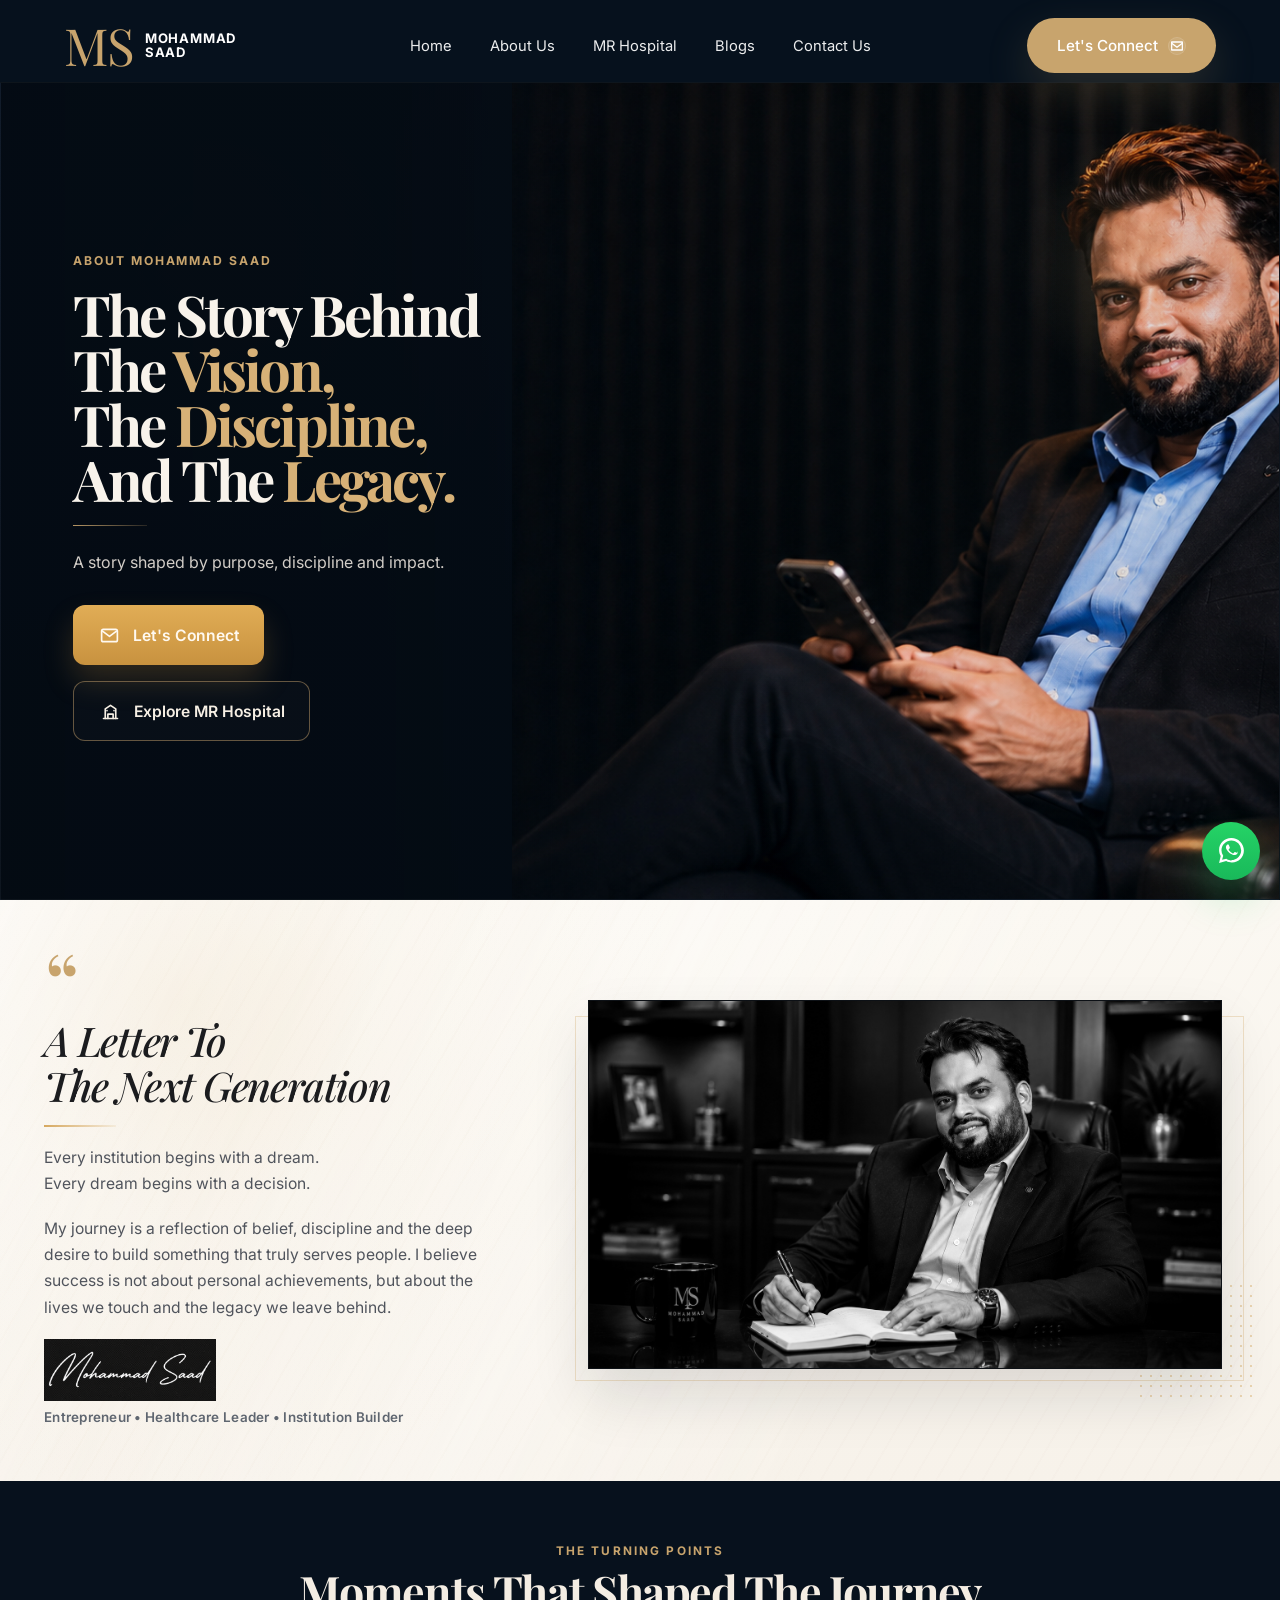
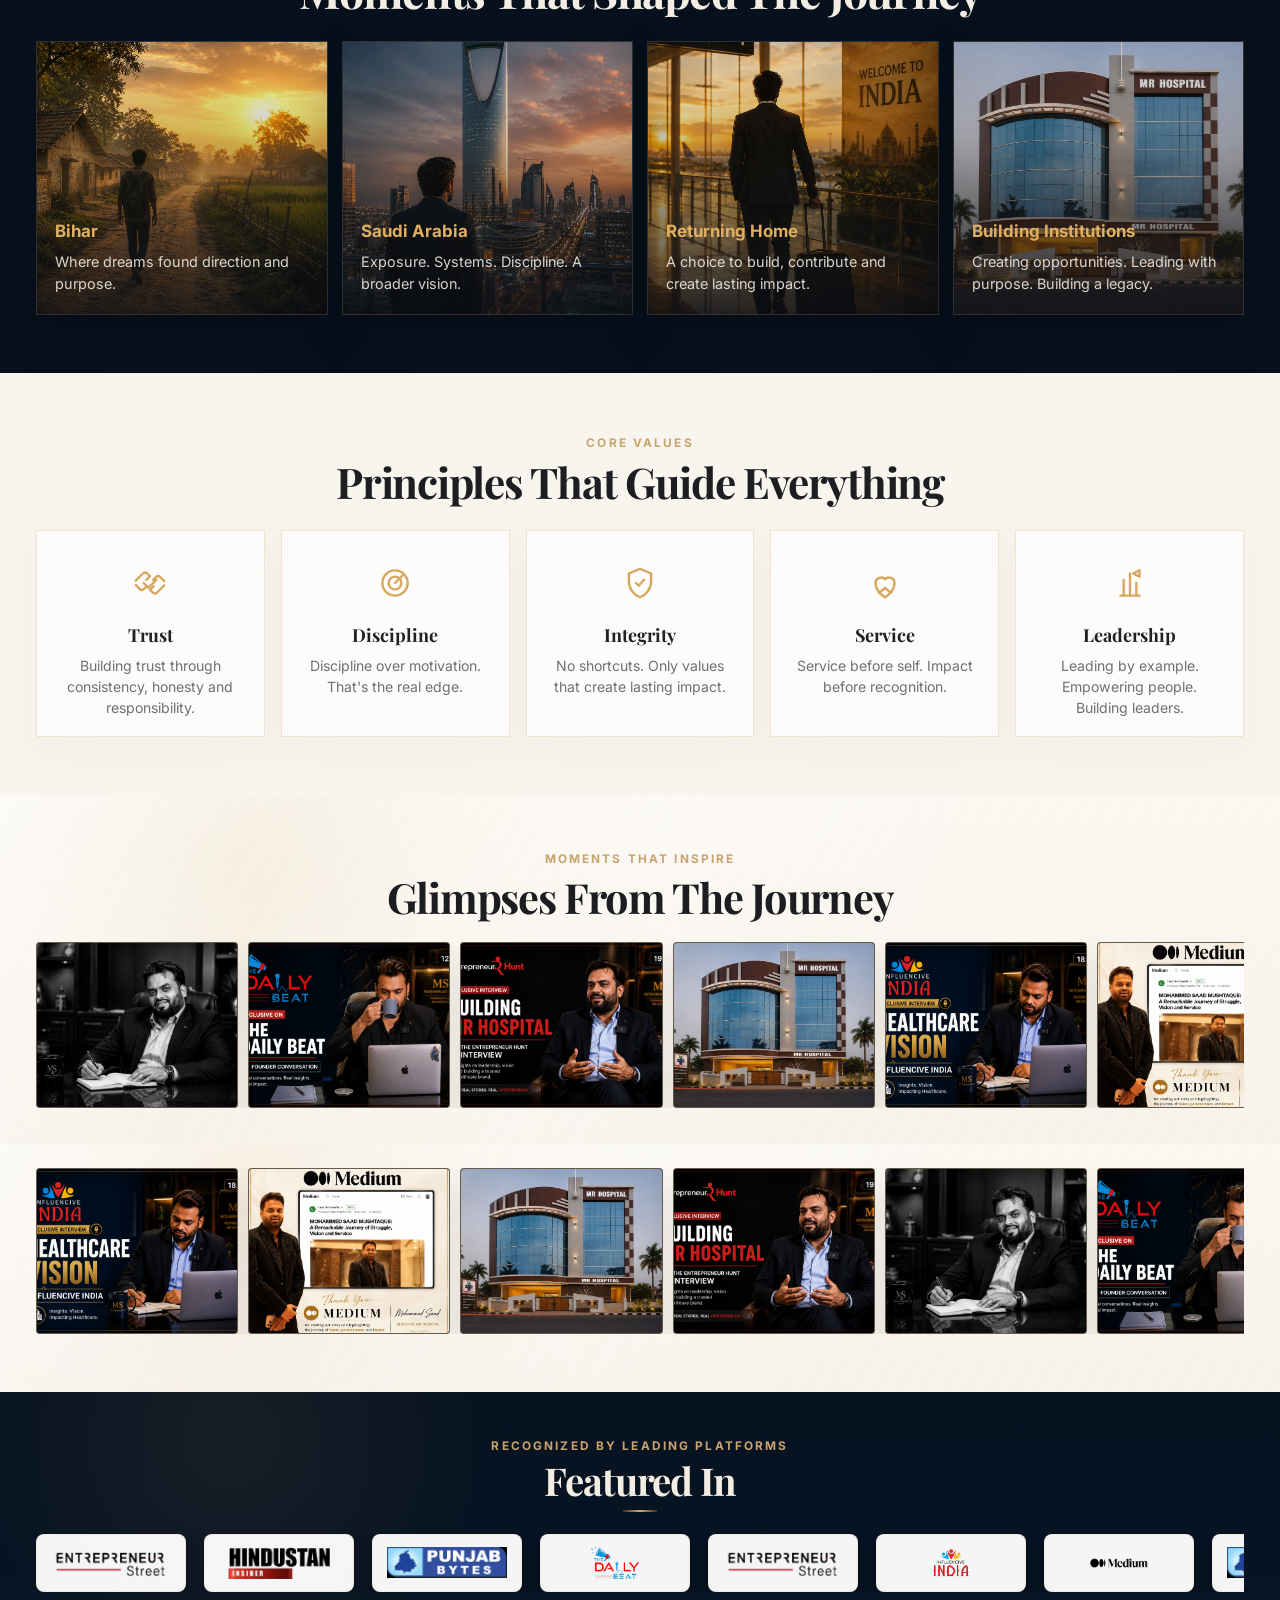
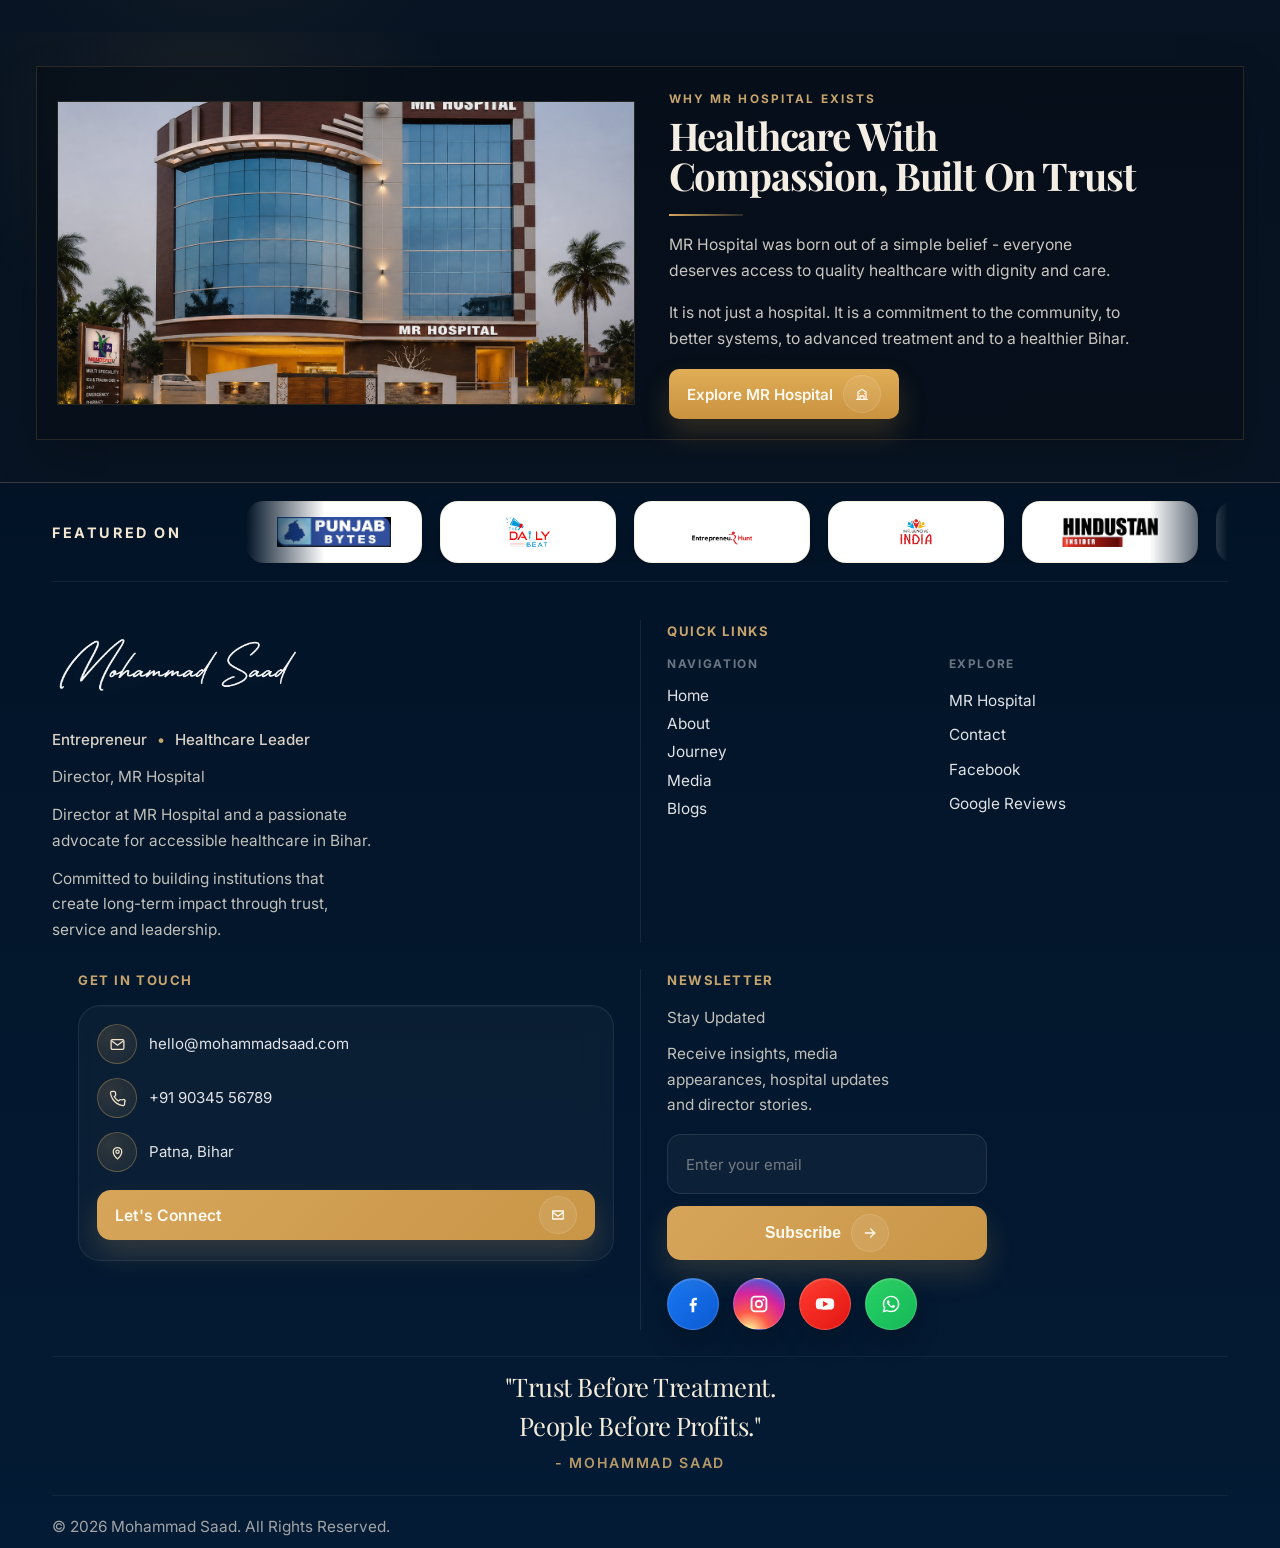
<file: about-us.html>
<!DOCTYPE html>
<html lang="en">
<head>
  <meta charset="UTF-8">
  <meta name="viewport" content="width=device-width, initial-scale=1.0">
  <title>About Mohammad Saad | Healthcare Leader Bihar | MR Hospital Patna</title>
  <meta name="description" content="Learn about Mohammad Saad, entrepreneur and healthcare leader in Bihar, from Bihar roots to Saudi Arabia, entrepreneurship, and the founding vision behind MR Hospital Patna.">
  <meta name="keywords" content="Mohammad Saad, Mohammad Saad MR Hospital, healthcare leader Bihar, entrepreneur Mohammad Saad, MR Hospital Patna director">
  <meta name="author" content="Mohammad Saad">
  <meta name="publisher" content="Mohammad Saad">
  <meta name="theme-color" content="#07111d">
  <meta name="robots" content="index, follow">
  <link rel="canonical" href="https://mohammadsaad-theta.vercel.app/about-us.html">
  <meta property="og:title" content="About Mohammad Saad | Healthcare Leader Bihar | MR Hospital Patna">
  <meta property="og:description" content="Explore Mohammad Saad's story, mission, leadership philosophy, and the institution-building journey behind MR Hospital Patna.">
  <meta property="og:type" content="website">
  <meta property="og:site_name" content="Mohammad Saad">
  <meta property="og:image" content="https://mohammadsaad-theta.vercel.app/images/mohammad-saad-real-fixed.jpg">
  <meta property="og:image:alt" content="Portrait of Mohammad Saad for the About page">
  <meta property="og:locale" content="en_IN">
  <meta property="og:url" content="https://mohammadsaad-theta.vercel.app/about-us.html">
  <meta name="twitter:card" content="summary_large_image">
  <meta name="twitter:title" content="About Mohammad Saad | Healthcare Leader Bihar | MR Hospital Patna">
  <meta name="twitter:description" content="Explore Mohammad Saad's story, mission, leadership philosophy, and the institution-building journey behind MR Hospital Patna.">
  <meta name="twitter:image" content="https://mohammadsaad-theta.vercel.app/images/mohammad-saad-real-fixed.jpg">
  <meta name="twitter:image:alt" content="Portrait of Mohammad Saad for the About page">
  <link rel="icon" type="image/svg+xml" href="favicon.svg">
  <link rel="preconnect" href="https://fonts.googleapis.com">
  <link rel="preconnect" href="https://fonts.gstatic.com" crossorigin>
  <link href="https://fonts.googleapis.com/css2?family=Inter:wght@300;400;500;600&family=Playfair+Display:wght@500;600;700&display=swap" rel="stylesheet">
  <link rel="stylesheet" href="inner-pages.css">
  <script type="application/ld+json">
    {
      "@context": "https://schema.org",
      "@graph": [
        {
          "@type": "Person",
          "name": "Mohammad Saad",
          "jobTitle": "Entrepreneur and Healthcare Leader",
          "description": "Mohammad Saad is an entrepreneur and healthcare leader based in Bihar, known for institution building and the vision behind MR Hospital Patna.",
          "url": "https://mohammadsaad-theta.vercel.app/about-us.html",
          "worksFor": {
            "@type": "Hospital",
            "name": "MR Hospital"
          }
        },
        {
          "@type": "AboutPage",
          "name": "About Mohammad Saad",
          "url": "https://mohammadsaad-theta.vercel.app/about-us.html",
          "description": "About page covering Mohammad Saad's journey, healthcare leadership, values, institutional vision and public impact in Bihar."
        }
      ]
    }
  </script>
</head>
<body>
  <header id="navbar">
    <div class="nav-shell">
      <a href="index.html" class="logo">
        <div class="logo-icon">MS</div>
        <div class="logo-text">
          <span>MOHAMMAD</span>
          <span>SAAD</span>
        </div>
      </a>

      <nav class="nav-links">
        <a href="index.html">Home</a>
        <a href="about-us.html">About Us</a>
        <a href="mr-hospital.html">MR Hospital</a>
        <a href="blogs.html">Blogs</a>
        <a href="contact-us.html">Contact Us</a>
      </nav>

      <a href="contact-us.html" class="cta-btn">
        Let's Connect
        <span class="btn-icon-svg" aria-hidden="true">
          <svg viewBox="0 0 24 24"><path d="M4 6h16v12H4z"></path><path d="m4 8 8 6 8-6"></path></svg>
        </span>
      </a>

      <button type="button" class="nav-toggle" id="navToggle" aria-label="Open navigation menu" aria-expanded="false" aria-controls="mobileNavPanel">
        <span class="nav-toggle-line"></span>
        <span class="nav-toggle-line"></span>
        <span class="nav-toggle-line"></span>
      </button>

      <div class="mobile-nav-panel" id="mobileNavPanel">
        <nav class="mobile-nav-links" aria-label="Mobile navigation">
          <a href="index.html">Home</a>
          <a href="about-us.html">About Us</a>
          <a href="mr-hospital.html">MR Hospital</a>
          <a href="blogs.html">Blogs</a>
          <a href="contact-us.html">Contact Us</a>
        </nav>

        <a href="contact-us.html" class="cta-btn mobile-nav-cta">
          Let's Connect
          <span class="btn-icon-svg" aria-hidden="true">
            <svg viewBox="0 0 24 24"><path d="M4 6h16v12H4z"></path><path d="m4 8 8 6 8-6"></path></svg>
          </span>
        </a>

        <div class="mobile-nav-socials" aria-label="Social links">
          <a href="https://www.instagram.com/mohammedsaadmushtaque/?hl=hi" target="_blank" rel="noopener noreferrer" class="mobile-nav-social" aria-label="Instagram">
            <svg viewBox="0 0 24 24"><path d="M7 2h10a5 5 0 0 1 5 5v10a5 5 0 0 1-5 5H7a5 5 0 0 1-5-5V7a5 5 0 0 1 5-5Zm0 2.2A2.8 2.8 0 0 0 4.2 7v10A2.8 2.8 0 0 0 7 19.8h10a2.8 2.8 0 0 0 2.8-2.8V7A2.8 2.8 0 0 0 17 4.2H7Zm10.4 1.6a1.2 1.2 0 1 1 0 2.4 1.2 1.2 0 0 1 0-2.4ZM12 7a5 5 0 1 1 0 10 5 5 0 0 1 0-10Zm0 2.2A2.8 2.8 0 1 0 12 14.8 2.8 2.8 0 0 0 12 9.2Z"></path></svg>
          </a>
          <a href="https://www.facebook.com/mohammedsaad.mushtaque/photos" target="_blank" rel="noopener noreferrer" class="mobile-nav-social" aria-label="Facebook">
            <svg viewBox="0 0 24 24"><path d="M13.5 22v-8h2.7l.4-3.1h-3.1V8.9c0-.9.2-1.5 1.5-1.5h1.7V4.6c-.3 0-1.3-.1-2.4-.1-2.4 0-4 1.5-4 4.2v2.3H8V14h2.3v8h3.2Z"></path></svg>
          </a>
          <a href="https://wa.me/917033582072" target="_blank" rel="noopener noreferrer" class="mobile-nav-social" aria-label="WhatsApp">
            <svg viewBox="0 0 24 24"><path d="M12.04 2C6.55 2 2.09 6.45 2.09 11.94c0 1.76.46 3.48 1.33 5l-1.42 5.18 5.31-1.39a9.9 9.9 0 0 0 4.73 1.2h.01c5.49 0 9.95-4.46 9.95-9.95A9.9 9.9 0 0 0 12.04 2Zm0 18.2a8.2 8.2 0 0 1-4.18-1.15l-.3-.17-3.15.83.84-3.07-.2-.31a8.18 8.18 0 0 1-1.26-4.39 8.26 8.26 0 1 1 8.25 8.26Zm4.53-6.18c-.25-.13-1.48-.73-1.71-.81-.23-.08-.39-.13-.56.13-.17.25-.64.81-.79.97-.15.17-.29.19-.54.06-.25-.12-1.03-.38-1.96-1.23-.72-.64-1.21-1.43-1.35-1.68-.14-.25-.01-.38.11-.5.11-.11.25-.29.37-.43.13-.15.17-.25.25-.42.08-.17.04-.31-.02-.44-.06-.13-.56-1.35-.76-1.85-.2-.48-.4-.41-.56-.42h-.47a.9.9 0 0 0-.64.29c-.22.25-.85.83-.85 2.03s.87 2.36.99 2.52c.13.17 1.7 2.59 4.11 3.63.57.25 1.01.4 1.36.51.57.18 1.08.15 1.49.09.46-.07 1.48-.61 1.69-1.2.21-.58.21-1.08.15-1.19-.07-.11-.23-.17-.48-.29Z"></path></svg>
          </a>
          <a href="https://youtu.be/l47Slc5p5Ic?si=eqpcfg0H_92l4YL1" target="_blank" rel="noopener noreferrer" class="mobile-nav-social" aria-label="YouTube">
            <svg viewBox="0 0 24 24"><path d="M23 12.1s0-3-0.4-4.3a3 3 0 0 0-2.1-2.1C19.2 5.2 12 5.2 12 5.2s-7.2 0-8.5.5A3 3 0 0 0 1.4 7.8C1 9.1 1 12 1 12s0 3 .4 4.3a3 3 0 0 0 2.1 2.1c1.3.5 8.5.5 8.5.5s7.2 0 8.5-.5a3 3 0 0 0 2.1-2.1c.4-1.3.4-4.2.4-4.2ZM9.7 15.7V8.3l6.2 3.7-6.2 3.7Z"></path></svg>
          </a>
        </div>
      </div>
    </div>
  </header>

  <main>
    <section class="contact-hero-premium">
      <div class="contact-hero-shell">
        <div class="contact-hero-card">
          <div class="contact-hero-copy about-hero-copy">
            <span class="eyebrow">About Mohammad Saad</span>
            <h1 class="contact-hero-title">
              <span>The Story Behind</span>
              <span>The <span class="accent-text">Vision,</span></span>
              <span>The <span class="accent-text">Discipline,</span></span>
              <span>And The <span class="accent-text">Legacy.</span></span>
            </h1>
            <div class="hero-divider" aria-hidden="true"></div>
            <p class="contact-hero-description">A story shaped by purpose, discipline and impact.</p>
            <div class="contact-hero-actions">
              <a href="contact-us.html" class="contact-hero-btn contact-hero-btn-primary">
                <span class="contact-hero-btn-icon" aria-hidden="true">
                  <svg viewBox="0 0 24 24"><rect x="3" y="5" width="18" height="14" rx="2"></rect><path d="m4 7 8 6 8-6"></path></svg>
                </span>
                <span>Let's Connect</span>
              </a>
              <a href="mr-hospital.html" class="contact-hero-btn contact-hero-btn-secondary">
                <span class="contact-hero-btn-icon" aria-hidden="true">
                  <svg viewBox="0 0 24 24"><path d="M4 20h16"></path><path d="M6 20V9l6-4 6 4v11"></path><path d="M9 20v-5h6v5"></path><path d="M8 11h.01"></path><path d="M16 11h.01"></path></svg>
                </span>
                <span>Explore MR Hospital</span>
              </a>
            </div>
          </div>

          <div class="contact-hero-visual" aria-hidden="true">
            <img src="images/contact-hero-saad-premium.png" alt="Mohammad Saad seated portrait" class="contact-hero-image">
          </div>
        </div>
      </div>
    </section>

    <section class="about-letter-section">
      <div class="page-shell about-letter-shell">
        <div class="about-letter-copy">
          <div class="about-letter-quote-mark" aria-hidden="true">“</div>
          <h2 class="about-letter-title">A Letter To<br>The Next Generation</h2>
          <div class="about-letter-divider" aria-hidden="true"></div>
          <p class="about-letter-text">Every institution begins with a dream.<br>Every dream begins with a decision.</p>
          <p class="about-letter-text">My journey is a reflection of belief, discipline and the deep desire to build something that truly serves people. I believe success is not about personal achievements, but about the lives we touch and the legacy we leave behind.</p>
          <img src="images/footer-signature.png" alt="Mohammad Saad signature" class="about-letter-signature">
          <p class="about-letter-role">Entrepreneur • Healthcare Leader • Institution Builder</p>
        </div>

        <div class="about-letter-visual-wrap">
          <div class="about-letter-frame"></div>
          <div class="about-letter-dots about-letter-dots-bottom" aria-hidden="true"></div>
          <div class="about-letter-visual">
            <img src="images/about-letter-new.png" alt="Mohammad Saad writing at a desk" class="about-letter-image">
          </div>
        </div>
      </div>
    </section>

    <section class="section-dark">
      <div class="page-shell">
        <div class="turning-points-head">
          <span class="eyebrow">The Turning Points</span>
          <h2 class="section-title">Moments That Shaped The Journey</h2>
        </div>

        <div class="turning-points-grid">
          <article class="turning-point-card">
            <img src="images/journey-roots.png" alt="Bihar roots" class="turning-point-image">
            <div class="turning-point-overlay"></div>
            <div class="turning-point-copy">
              <h3>Bihar</h3>
              <p>Where dreams found direction and purpose.</p>
            </div>
          </article>

          <article class="turning-point-card">
            <img src="images/journey-learning.png" alt="Saudi Arabia skyline" class="turning-point-image">
            <div class="turning-point-overlay"></div>
            <div class="turning-point-copy">
              <h3>Saudi Arabia</h3>
              <p>Exposure. Systems. Discipline. A broader vision.</p>
            </div>
          </article>

          <article class="turning-point-card">
            <img src="images/journey-decision.png" alt="Returning home journey" class="turning-point-image">
            <div class="turning-point-overlay"></div>
            <div class="turning-point-copy">
              <h3>Returning Home</h3>
              <p>A choice to build, contribute and create lasting impact.</p>
            </div>
          </article>

          <article class="turning-point-card">
            <img src="images/mr-hospital-static-clean.png" alt="MR Hospital building" class="turning-point-image">
            <div class="turning-point-overlay"></div>
            <div class="turning-point-copy">
              <h3>Building Institutions</h3>
              <p>Creating opportunities. Leading with purpose. Building a legacy.</p>
            </div>
          </article>
        </div>
      </div>
    </section>

    <section class="section-light">
      <div class="page-shell">
        <div class="core-values-head">
          <span class="eyebrow">Core Values</span>
          <h2 class="section-title">Principles That Guide Everything</h2>
        </div>

        <div class="core-values-grid">
          <article class="core-value-card">
            <span class="core-value-icon" aria-hidden="true">
              <svg viewBox="0 0 24 24"><path d="m8 12 3 3 5-5"></path><path d="M3 10.5 7.5 6a2 2 0 0 1 2.8 0L12 7.7 9.7 10"></path><path d="m21 13.5-4.5 4.5a2 2 0 0 1-2.8 0L12 16.3l2.3-2.3"></path><path d="m14 10 1.7-1.7a2 2 0 0 1 2.8 0L21 10.8"></path><path d="m3 13.2 2.5 2.5a2 2 0 0 0 2.8 0L10 14"></path></svg>
            </span>
            <h3>Trust</h3>
            <p>Building trust through consistency, honesty and responsibility.</p>
          </article>

          <article class="core-value-card">
            <span class="core-value-icon" aria-hidden="true">
              <svg viewBox="0 0 24 24"><circle cx="12" cy="12" r="8"></circle><circle cx="12" cy="12" r="4"></circle><path d="M12 12 17 7"></path></svg>
            </span>
            <h3>Discipline</h3>
            <p>Discipline over motivation. That's the real edge.</p>
          </article>

          <article class="core-value-card">
            <span class="core-value-icon" aria-hidden="true">
              <svg viewBox="0 0 24 24"><path d="M12 3 5 6v5c0 5 3.4 8.7 7 10 3.6-1.3 7-5 7-10V6l-7-3Z"></path><path d="m9.5 12 1.7 1.7 3.3-3.7"></path></svg>
            </span>
            <h3>Integrity</h3>
            <p>No shortcuts. Only values that create lasting impact.</p>
          </article>

          <article class="core-value-card">
            <span class="core-value-icon" aria-hidden="true">
              <svg viewBox="0 0 24 24"><path d="M12 21s-6-3.6-6-9a3.5 3.5 0 0 1 6-2.4A3.5 3.5 0 0 1 18 12c0 5.4-6 9-6 9Z"></path><path d="M8 18c1.2-.4 2.4-1.3 4-2.9 1.6 1.6 2.8 2.5 4 2.9"></path></svg>
            </span>
            <h3>Service</h3>
            <p>Service before self. Impact before recognition.</p>
          </article>

          <article class="core-value-card">
            <span class="core-value-icon" aria-hidden="true">
              <svg viewBox="0 0 24 24"><path d="M8 20V10"></path><path d="M12 20V6"></path><path d="M16 20v-8"></path><path d="M6 20h12"></path><path d="m14 6 4-2v4l-4-2Z"></path></svg>
            </span>
            <h3>Leadership</h3>
            <p>Leading by example. Empowering people. Building leaders.</p>
          </article>
        </div>
      </div>
    </section>

    <section class="journey-glimpses-section">
      <div class="page-shell">
        <div class="journey-glimpses-head">
          <span class="eyebrow">Moments That Inspire</span>
          <h2 class="section-title">Glimpses From The Journey</h2>
        </div>

        <div class="journey-glimpses-viewport">
          <div class="journey-glimpses-track">
            <article class="journey-glimpse-card">
              <img src="images/about-letter-new.png" alt="Mohammad Saad writing at a desk" class="journey-glimpse-image">
            </article>
            <article class="journey-glimpse-card">
              <img src="images/media-daily-beat-feature.png" alt="Podcast style speaking moment" class="journey-glimpse-image">
            </article>
            <article class="journey-glimpse-card">
              <img src="images/media-entrepreneur-hunt-feature.png" alt="Professional handshake and event moment" class="journey-glimpse-image">
            </article>
            <article class="journey-glimpse-card">
              <img src="images/mr-hospital-static-clean.png" alt="MR Hospital team and building" class="journey-glimpse-image">
            </article>
            <article class="journey-glimpse-card">
              <img src="images/media-influencive-india-feature.png" alt="Interview conversation moment" class="journey-glimpse-image">
            </article>
            <article class="journey-glimpse-card">
              <img src="images/social-medium-poster.jpg" alt="Studio and proposal style feature image" class="journey-glimpse-image">
            </article>

            <article class="journey-glimpse-card" aria-hidden="true">
              <img src="images/about-letter-new.png" alt="" class="journey-glimpse-image">
            </article>
            <article class="journey-glimpse-card" aria-hidden="true">
              <img src="images/media-daily-beat-feature.png" alt="" class="journey-glimpse-image">
            </article>
            <article class="journey-glimpse-card" aria-hidden="true">
              <img src="images/media-entrepreneur-hunt-feature.png" alt="" class="journey-glimpse-image">
            </article>
            <article class="journey-glimpse-card" aria-hidden="true">
              <img src="images/mr-hospital-static-clean.png" alt="" class="journey-glimpse-image">
            </article>
            <article class="journey-glimpse-card" aria-hidden="true">
              <img src="images/media-influencive-india-feature.png" alt="" class="journey-glimpse-image">
            </article>
            <article class="journey-glimpse-card" aria-hidden="true">
              <img src="images/social-medium-poster.jpg" alt="" class="journey-glimpse-image">
            </article>
          </div>
        </div>
      </div>
    </section>

    <section class="journey-glimpses-section journey-glimpses-section-secondary">
      <div class="page-shell">
        <div class="journey-glimpses-viewport">
          <div class="journey-glimpses-track journey-glimpses-track-reverse">
            <article class="journey-glimpse-card">
              <img src="images/media-influencive-india-feature.png" alt="Interview conversation moment" class="journey-glimpse-image">
            </article>
            <article class="journey-glimpse-card">
              <img src="images/social-medium-poster.jpg" alt="Studio and proposal style feature image" class="journey-glimpse-image">
            </article>
            <article class="journey-glimpse-card">
              <img src="images/mr-hospital-static-clean.png" alt="MR Hospital team and building" class="journey-glimpse-image">
            </article>
            <article class="journey-glimpse-card">
              <img src="images/media-entrepreneur-hunt-feature.png" alt="Professional handshake and event moment" class="journey-glimpse-image">
            </article>
            <article class="journey-glimpse-card">
              <img src="images/about-letter-new.png" alt="Mohammad Saad writing at a desk" class="journey-glimpse-image">
            </article>
            <article class="journey-glimpse-card">
              <img src="images/media-daily-beat-feature.png" alt="Podcast style speaking moment" class="journey-glimpse-image">
            </article>

            <article class="journey-glimpse-card" aria-hidden="true">
              <img src="images/media-influencive-india-feature.png" alt="" class="journey-glimpse-image">
            </article>
            <article class="journey-glimpse-card" aria-hidden="true">
              <img src="images/social-medium-poster.jpg" alt="" class="journey-glimpse-image">
            </article>
            <article class="journey-glimpse-card" aria-hidden="true">
              <img src="images/mr-hospital-static-clean.png" alt="" class="journey-glimpse-image">
            </article>
            <article class="journey-glimpse-card" aria-hidden="true">
              <img src="images/media-entrepreneur-hunt-feature.png" alt="" class="journey-glimpse-image">
            </article>
            <article class="journey-glimpse-card" aria-hidden="true">
              <img src="images/about-letter-new.png" alt="" class="journey-glimpse-image">
            </article>
            <article class="journey-glimpse-card" aria-hidden="true">
              <img src="images/media-daily-beat-feature.png" alt="" class="journey-glimpse-image">
            </article>
          </div>
        </div>
      </div>
    </section>

    <section class="featured-platforms-section">
      <div class="page-shell">
        <div class="featured-platforms-head">
          <span class="eyebrow">Recognized By Leading Platforms</span>
          <h2 class="section-title">Featured In</h2>
          <div class="featured-platforms-divider" aria-hidden="true"></div>
        </div>

        <div class="featured-platforms-viewport">
          <div class="featured-platforms-track">
            <a href="https://entrepreneurhunt.com/mohammed-saad-mushtaques-inspiring-journey-from-humble-beginnings-to-healthcare-leadership" target="_blank" rel="noopener noreferrer" class="featured-platform-card" aria-label="Open Entrepreneur Hunt article">
              <img src="images/entrepreneur-logo-ff-3-removebg-preview.png" alt="Entrepreneur Hunt">
            </a>
            <a href="https://hindustaninsider.in/2026/06/09/mohammed-saad-mushtaque-a-remarkable-journey-of-struggle-vision-and-service/" target="_blank" rel="noopener noreferrer" class="featured-platform-card" aria-label="Open Hindustan Insider article">
              <img src="images/cropped-HI-1-removebg-preview.png" alt="Hindustan Insider">
            </a>
            <a href="https://english.punjabbytes.com/mohammed-saad-mushtaques-inspiring-journey-from-humble-beginnings-to-healthcare-leadership" target="_blank" rel="noopener noreferrer" class="featured-platform-card" aria-label="Open Punjab Bytes article">
              <img src="images/logo-punjab-bytes-removebg-preview.png" alt="Punjab Bytes">
            </a>
            <a href="https://thedailybeat.in/mohammed-saad-mushtaques-inspiring-journey-from-humble-beginnings-to-healthcare-leadership-7832" target="_blank" rel="noopener noreferrer" class="featured-platform-card" aria-label="Open The Daily Beat article">
              <img src="images/images__1_-removebg-preview.png" alt="The Daily Beat">
            </a>
            <a href="https://entrepreneurhunt.com/mohammed-saad-mushtaques-inspiring-journey-from-humble-beginnings-to-healthcare-leadership" target="_blank" rel="noopener noreferrer" class="featured-platform-card" aria-label="Open Entrepreneur Hunt article">
              <img src="images/entrepreneur-logo-ff-3-removebg-preview.png" alt="Entrepreneur Hunt">
            </a>
            <a href="https://influenciveindia.in/mohammed-saad-mushtaques-inspiring-journey-from-humble-beginnings-to-healthcare-leadership" target="_blank" rel="noopener noreferrer" class="featured-platform-card" aria-label="Open Influencive India article">
              <img src="images/images__2_-removebg-preview.png" alt="Influencive India">
            </a>
            <a href="https://medium.com/@usedtiresnearme/mohammed-saad-mushtaque-a-remarkable-journey-of-struggle-vision-and-service-b4f1472b79d1" target="_blank" rel="noopener noreferrer" class="featured-platform-card" aria-label="Open Medium article">
              <img src="images/images__3_-removebg-preview.png" alt="Medium">
            </a>
            <a href="https://english.punjabbytes.com/mohammed-saad-mushtaques-inspiring-journey-from-humble-beginnings-to-healthcare-leadership" target="_blank" rel="noopener noreferrer" class="featured-platform-card" aria-label="Open Punjab Bytes article">
              <img src="images/logo-punjab-bytes-removebg-preview.png" alt="Punjab Bytes">
            </a>

            <a href="https://entrepreneurhunt.com/mohammed-saad-mushtaques-inspiring-journey-from-humble-beginnings-to-healthcare-leadership" target="_blank" rel="noopener noreferrer" class="featured-platform-card" aria-label="Open Entrepreneur Hunt article" aria-hidden="true">
              <img src="images/entrepreneur-logo-ff-3-removebg-preview.png" alt="">
            </a>
            <a href="https://hindustaninsider.in/2026/06/09/mohammed-saad-mushtaque-a-remarkable-journey-of-struggle-vision-and-service/" target="_blank" rel="noopener noreferrer" class="featured-platform-card" aria-label="Open Hindustan Insider article" aria-hidden="true">
              <img src="images/cropped-HI-1-removebg-preview.png" alt="">
            </a>
            <a href="https://english.punjabbytes.com/mohammed-saad-mushtaques-inspiring-journey-from-humble-beginnings-to-healthcare-leadership" target="_blank" rel="noopener noreferrer" class="featured-platform-card" aria-label="Open Punjab Bytes article" aria-hidden="true">
              <img src="images/logo-punjab-bytes-removebg-preview.png" alt="">
            </a>
            <a href="https://thedailybeat.in/mohammed-saad-mushtaques-inspiring-journey-from-humble-beginnings-to-healthcare-leadership-7832" target="_blank" rel="noopener noreferrer" class="featured-platform-card" aria-label="Open The Daily Beat article" aria-hidden="true">
              <img src="images/images__1_-removebg-preview.png" alt="">
            </a>
            <a href="https://entrepreneurhunt.com/mohammed-saad-mushtaques-inspiring-journey-from-humble-beginnings-to-healthcare-leadership" target="_blank" rel="noopener noreferrer" class="featured-platform-card" aria-label="Open Entrepreneur Hunt article" aria-hidden="true">
              <img src="images/entrepreneur-logo-ff-3-removebg-preview.png" alt="">
            </a>
            <a href="https://influenciveindia.in/mohammed-saad-mushtaques-inspiring-journey-from-humble-beginnings-to-healthcare-leadership" target="_blank" rel="noopener noreferrer" class="featured-platform-card" aria-label="Open Influencive India article" aria-hidden="true">
              <img src="images/images__2_-removebg-preview.png" alt="">
            </a>
            <a href="https://medium.com/@usedtiresnearme/mohammed-saad-mushtaque-a-remarkable-journey-of-struggle-vision-and-service-b4f1472b79d1" target="_blank" rel="noopener noreferrer" class="featured-platform-card" aria-label="Open Medium article" aria-hidden="true">
              <img src="images/images__3_-removebg-preview.png" alt="">
            </a>
            <a href="https://english.punjabbytes.com/mohammed-saad-mushtaques-inspiring-journey-from-humble-beginnings-to-healthcare-leadership" target="_blank" rel="noopener noreferrer" class="featured-platform-card" aria-label="Open Punjab Bytes article" aria-hidden="true">
              <img src="images/logo-punjab-bytes-removebg-preview.png" alt="">
            </a>
          </div>
        </div>
      </div>
    </section>

    <section class="mrh-purpose-section">
      <div class="page-shell">
        <div class="mrh-purpose-card">
          <div class="mrh-purpose-visual">
            <img src="images/mr-hospital-static-clean.png" alt="MR Hospital exterior at night" class="mrh-purpose-image">
          </div>

          <div class="mrh-purpose-copy">
            <span class="eyebrow">Why MR Hospital Exists</span>
            <h2 class="section-title">Healthcare With Compassion, Built On Trust</h2>
            <div class="mrh-purpose-divider" aria-hidden="true"></div>
            <p class="section-copy light">MR Hospital was born out of a simple belief - everyone deserves access to quality healthcare with dignity and care.</p>
            <p class="section-copy light">It is not just a hospital. It is a commitment to the community, to better systems, to advanced treatment and to a healthier Bihar.</p>
            <a href="mr-hospital.html" class="mrh-purpose-cta">
              <span>Explore MR Hospital</span>
              <span class="btn-icon-svg" aria-hidden="true"><svg viewBox="0 0 24 24"><path d="M4 20h16"></path><path d="M6 20V9l6-4 6 4v11"></path><path d="M9 20v-5h6v5"></path><path d="M8 11h.01"></path><path d="M16 11h.01"></path></svg></span>
            </a>
          </div>
        </div>
      </div>
    </section>

  </main>

  <a href="https://wa.me/917033582072" class="whatsapp-float" aria-label="Chat on WhatsApp" target="_blank" rel="noopener noreferrer">
    <svg viewBox="0 0 24 24"><path d="M20.5 3.5A11.2 11.2 0 0 0 12.1.1C6 .1 1 5 1 11.1c0 2 .5 3.9 1.5 5.5L1 23l6.6-1.7c1.6.9 3.4 1.3 5.2 1.3h.1c6.1 0 11-4.9 11-11 0-2.9-1.1-5.6-3.4-8.1Zm-7.7 17.2c-1.7 0-3.4-.5-4.8-1.4l-.3-.2-3.9 1 1-3.8-.2-.3a9 9 0 0 1-1.4-4.7c0-5 4.1-9.1 9.1-9.1 2.4 0 4.7.9 6.4 2.7a9 9 0 0 1 2.7 6.4c0 5-4.1 9.1-9 9.1Zm5-6.8c-.3-.1-1.8-.9-2-.9-.3-.1-.4-.1-.6.1l-.9 1c-.2.2-.3.2-.6.1-1.5-.7-2.8-1.7-3.9-3.2-.2-.2 0-.4.1-.5l.7-.8c.1-.2.2-.3.3-.5.1-.2 0-.4 0-.5 0-.1-.6-1.6-.9-2.2-.2-.5-.5-.4-.6-.4h-.5c-.2 0-.5.1-.7.3-.2.3-.9.9-.9 2.1s.9 2.4 1 2.5c.1.2 1.8 2.9 4.4 4 .6.3 1.1.5 1.5.6.6.2 1.2.2 1.7.1.5-.1 1.8-.7 2-1.4.3-.7.3-1.3.2-1.4-.1-.2-.3-.2-.6-.4Z"></path></svg>
  </a>

  <section id="contact" class="page-section footer-section">
    <div class="section-shell">
      <div class="footer-recognition" aria-label="Featured publications">
        <span class="footer-recognition-title">Featured On</span>
        <div class="footer-recognition-marquee">
          <div class="footer-recognition-track">
            <a href="https://english.punjabbytes.com/mohammed-saad-mushtaques-inspiring-journey-from-humble-beginnings-to-healthcare-leadership" target="_blank" rel="noopener noreferrer" class="footer-recognition-chip" aria-label="Open Punjab Bytes article"><img src="images/logo-punjab-bytes-removebg-preview.png" alt="Punjab Bytes"></a>
            <a href="https://thedailybeat.in/mohammed-saad-mushtaques-inspiring-journey-from-humble-beginnings-to-healthcare-leadership-7832" target="_blank" rel="noopener noreferrer" class="footer-recognition-chip" aria-label="Open The Daily Beat article"><img src="images/images__1_-removebg-preview.png" alt="The Daily Beat"></a>
            <a href="https://entrepreneurhunt.com/mohammed-saad-mushtaques-inspiring-journey-from-humble-beginnings-to-healthcare-leadership" target="_blank" rel="noopener noreferrer" class="footer-recognition-chip" aria-label="Open Entrepreneur Hunt article"><img src="images/rs_w_388_h_194_cg_true_m-removebg-preview.png" alt="Entrepreneur Hunt"></a>
            <a href="https://influenciveindia.in/mohammed-saad-mushtaques-inspiring-journey-from-humble-beginnings-to-healthcare-leadership" target="_blank" rel="noopener noreferrer" class="footer-recognition-chip" aria-label="Open Influencive India article"><img src="images/images__2_-removebg-preview.png" alt="Influencive India"></a>
            <a href="https://hindustaninsider.in/2026/06/09/mohammed-saad-mushtaque-a-remarkable-journey-of-struggle-vision-and-service/" target="_blank" rel="noopener noreferrer" class="footer-recognition-chip" aria-label="Open Hindustan Insider article"><img src="images/cropped-HI-1-removebg-preview.png" alt="Hindustan Insider"></a>
            <a href="https://medium.com/@usedtiresnearme/mohammed-saad-mushtaque-a-remarkable-journey-of-struggle-vision-and-service-b4f1472b79d1" target="_blank" rel="noopener noreferrer" class="footer-recognition-chip" aria-label="Open Medium article"><img src="images/images__3_-removebg-preview.png" alt="Medium"></a>
            <a href="https://english.punjabbytes.com/mohammed-saad-mushtaques-inspiring-journey-from-humble-beginnings-to-healthcare-leadership" target="_blank" rel="noopener noreferrer" class="footer-recognition-chip" aria-label="Open Punjab Bytes article"><img src="images/logo-punjab-bytes-removebg-preview.png" alt="Punjab Bytes"></a>
            <a href="https://thedailybeat.in/mohammed-saad-mushtaques-inspiring-journey-from-humble-beginnings-to-healthcare-leadership-7832" target="_blank" rel="noopener noreferrer" class="footer-recognition-chip" aria-label="Open The Daily Beat article"><img src="images/images__1_-removebg-preview.png" alt="The Daily Beat"></a>
            <a href="https://entrepreneurhunt.com/mohammed-saad-mushtaques-inspiring-journey-from-humble-beginnings-to-healthcare-leadership" target="_blank" rel="noopener noreferrer" class="footer-recognition-chip" aria-label="Open Entrepreneur Hunt article"><img src="images/rs_w_388_h_194_cg_true_m-removebg-preview.png" alt="Entrepreneur Hunt"></a>
            <a href="https://influenciveindia.in/mohammed-saad-mushtaques-inspiring-journey-from-humble-beginnings-to-healthcare-leadership" target="_blank" rel="noopener noreferrer" class="footer-recognition-chip" aria-label="Open Influencive India article"><img src="images/images__2_-removebg-preview.png" alt="Influencive India"></a>
            <a href="https://hindustaninsider.in/2026/06/09/mohammed-saad-mushtaque-a-remarkable-journey-of-struggle-vision-and-service/" target="_blank" rel="noopener noreferrer" class="footer-recognition-chip" aria-label="Open Hindustan Insider article"><img src="images/cropped-HI-1-removebg-preview.png" alt="Hindustan Insider"></a>
            <a href="https://medium.com/@usedtiresnearme/mohammed-saad-mushtaque-a-remarkable-journey-of-struggle-vision-and-service-b4f1472b79d1" target="_blank" rel="noopener noreferrer" class="footer-recognition-chip" aria-label="Open Medium article"><img src="images/images__3_-removebg-preview.png" alt="Medium"></a>
          </div>
        </div>
      </div>

      <div class="footer-panel">
        <div class="footer-column">
          <img src="images/footer-signature-removebg-preview.png" alt="Mohammad Saad signature" class="footer-signature">
          <div class="footer-roleline">
            <span>Entrepreneur</span>
            <span>Healthcare Leader</span>
          </div>
          <p class="footer-copy">Director, MR Hospital</p>
          <p class="footer-copy" style="margin-top: 12px;">Director at MR Hospital and a passionate advocate for accessible healthcare in Bihar.</p>
          <p class="footer-copy" style="margin-top: 12px;">Committed to building institutions that create long-term impact through trust, service and leadership.</p>
        </div>

        <div class="footer-column">
          <span class="footer-title">Quick Links</span>
          <div class="footer-links-grid">
            <div class="footer-links-group">
              <span class="footer-links-label">Navigation</span>
              <a href="index.html#home" class="footer-link">Home</a>
              <a href="about-us.html" class="footer-link">About</a>
              <a href="index.html#journey" class="footer-link">Journey</a>
              <a href="index.html#media" class="footer-link">Media</a>
              <a href="blogs.html" class="footer-link">Blogs</a>
            </div>
            <div class="footer-links-group">
              <span class="footer-links-label">Explore</span>
              <a href="mr-hospital.html" class="footer-link">MR Hospital</a>
              <a href="contact-us.html" class="footer-link">Contact</a>
              <a href="https://www.facebook.com/mohammedsaad.mushtaque/photos" class="footer-link" target="_blank" rel="noopener noreferrer">Facebook</a>
              <a href="https://share.google/RPJ2BRIVNF1WRFFO1" class="footer-link" target="_blank" rel="noopener noreferrer">Google Reviews</a>
            </div>
          </div>
        </div>

        <div class="footer-column">
          <span class="footer-title">Get In Touch</span>
          <div class="footer-contact-card">
            <div class="footer-contact-list">
              <a href="mailto:hello@mohammadsaad.com" class="footer-contact-item">
                <span class="footer-contact-icon" aria-hidden="true"><svg viewBox="0 0 24 24"><rect x="3" y="5" width="18" height="14" rx="2"></rect><path d="m4 7 8 6 8-6"></path></svg></span>
                <span>hello@mohammadsaad.com</span>
              </a>
              <a href="tel:+919034556789" class="footer-contact-item">
                <span class="footer-contact-icon" aria-hidden="true"><svg viewBox="0 0 24 24"><path d="M22 16.92v3a2 2 0 0 1-2.18 2 19.8 19.8 0 0 1-8.63-3.07 19.52 19.52 0 0 1-6-6A19.8 19.8 0 0 1 2.12 4.18 2 2 0 0 1 4.11 2h3a2 2 0 0 1 2 1.72l.34 2.68a2 2 0 0 1-.57 1.72l-1.4 1.4a16 16 0 0 0 6 6l1.4-1.4a2 2 0 0 1 1.72-.57l2.68.34A2 2 0 0 1 22 16.92Z"></path></svg></span>
                <span>+91 90345 56789</span>
              </a>
              <a href="https://share.google/RPJ2BRIVNF1WRFFO1" target="_blank" rel="noopener noreferrer" class="footer-contact-item">
                <span class="footer-contact-icon" aria-hidden="true"><svg viewBox="0 0 24 24"><path d="M12 21s-6-5.2-6-10a6 6 0 1 1 12 0c0 4.8-6 10-6 10Z"></path><circle cx="12" cy="11" r="2.3"></circle></svg></span>
                <span>Patna, Bihar</span>
              </a>
            </div>

            <a href="contact-us.html" class="footer-cta">
              <span>Let's Connect</span>
              <span class="btn-icon-svg" aria-hidden="true"><svg viewBox="0 0 24 24"><path d="M4 6h16v12H4z"></path><path d="m4 8 8 6 8-6"></path></svg></span>
            </a>
          </div>
        </div>

        <div class="footer-column">
          <span class="footer-title">Newsletter</span>
          <p class="footer-news-copy">Stay Updated</p>
          <p class="footer-news-copy" style="margin-top: -6px;">Receive insights, media appearances, hospital updates and director stories.</p>

          <div class="footer-newsletter">
            <input type="email" placeholder="Enter your email" aria-label="Enter your email">
            <button type="button" class="footer-submit" aria-label="Subscribe">
              <span>Subscribe</span>
              <span class="btn-icon-svg" aria-hidden="true"><svg viewBox="0 0 24 24"><path d="M5 12h14"></path><path d="m13 6 6 6-6 6"></path></svg></span>
            </button>
          </div>

          <div class="footer-socials" aria-label="Social links">
            <a href="https://www.facebook.com/mohammedsaad.mushtaque/photos" target="_blank" rel="noopener noreferrer" class="footer-social facebook" aria-label="Facebook"><svg viewBox="0 0 24 24"><path d="M13.5 22v-8h2.7l.4-3.1h-3.1V8.9c0-.9.2-1.5 1.5-1.5h1.7V4.6c-.3 0-1.3-.1-2.4-.1-2.4 0-4 1.5-4 4.2v2.3H8V14h2.3v8h3.2Z"></path></svg></a>
            <a href="https://www.instagram.com/mohammedsaadmushtaque/?hl=hi" target="_blank" rel="noopener noreferrer" class="footer-social instagram" aria-label="Instagram"><svg viewBox="0 0 24 24"><path d="M7 2h10a5 5 0 0 1 5 5v10a5 5 0 0 1-5 5H7a5 5 0 0 1-5-5V7a5 5 0 0 1 5-5Zm0 2.2A2.8 2.8 0 0 0 4.2 7v10A2.8 2.8 0 0 0 7 19.8h10a2.8 2.8 0 0 0 2.8-2.8V7A2.8 2.8 0 0 0 17 4.2H7Zm10.4 1.6a1.2 1.2 0 1 1 0 2.4 1.2 1.2 0 0 1 0-2.4ZM12 7a5 5 0 1 1 0 10 5 5 0 0 1 0-10Zm0 2.2A2.8 2.8 0 1 0 12 14.8 2.8 2.8 0 0 0 12 9.2Z"></path></svg></a>
            <a href="https://youtu.be/l47Slc5p5Ic?si=eqpcfg0H_92l4YL1" target="_blank" rel="noopener noreferrer" class="footer-social youtube" aria-label="YouTube"><svg viewBox="0 0 24 24"><path d="M23 12.1s0-3-0.4-4.3a3 3 0 0 0-2.1-2.1C19.2 5.2 12 5.2 12 5.2s-7.2 0-8.5.5A3 3 0 0 0 1.4 7.8C1 9.1 1 12 1 12s0 3 .4 4.3a3 3 0 0 0 2.1 2.1c1.3.5 8.5.5 8.5.5s7.2 0 8.5-.5a3 3 0 0 0 2.1-2.1c.4-1.3.4-4.2.4-4.2ZM9.7 15.7V8.3l6.2 3.7-6.2 3.7Z"></path></svg></a>
            <a href="https://wa.me/917033582072" target="_blank" rel="noopener noreferrer" class="footer-social whatsapp" aria-label="WhatsApp"><svg viewBox="0 0 24 24"><path d="M12.04 2C6.55 2 2.09 6.45 2.09 11.94c0 1.76.46 3.48 1.33 5l-1.42 5.18 5.31-1.39a9.9 9.9 0 0 0 4.73 1.2h.01c5.49 0 9.95-4.46 9.95-9.95A9.9 9.9 0 0 0 12.04 2Zm0 18.2a8.2 8.2 0 0 1-4.18-1.15l-.3-.17-3.15.83.84-3.07-.2-.31a8.18 8.18 0 0 1-1.26-4.39 8.26 8.26 0 1 1 8.25 8.26Zm4.53-6.18c-.25-.13-1.48-.73-1.71-.81-.23-.08-.39-.13-.56.13-.17.25-.64.81-.79.97-.15.17-.29.19-.54.06-.25-.12-1.03-.38-1.96-1.23-.72-.64-1.21-1.43-1.35-1.68-.14-.25-.01-.38.11-.5.11-.11.25-.29.37-.43.13-.15.17-.25.25-.42.08-.17.04-.31-.02-.44-.06-.13-.56-1.35-.76-1.85-.2-.48-.4-.41-.56-.42h-.47a.9.9 0 0 0-.64.29c-.22.25-.85.83-.85 2.03s.87 2.36.99 2.52c.13.17 1.7 2.59 4.11 3.63.57.25 1.01.4 1.36.51.57.18 1.08.15 1.49.09.46-.07 1.48-.61 1.69-1.2.21-.58.21-1.08.15-1.19-.07-.11-.23-.17-.48-.29Z"></path></svg></a>
          </div>
        </div>
      </div>

      <div class="footer-quote">
        <p class="footer-quote-text">"Trust Before Treatment.<br>People Before Profits."</p>
        <div class="footer-quote-author">- Mohammad Saad</div>
      </div>

      <div class="footer-bottom">
        <p class="footer-note">© 2026 Mohammad Saad. All Rights Reserved.</p>
      </div>
    </div>
  </section>
  <script>
    const navbar = document.getElementById("navbar");
    const body = document.body;
    const navToggle = document.getElementById("navToggle");
    const mobileNavLinks = document.querySelectorAll(".mobile-nav-links a, .mobile-nav-cta");

    function syncNavbarState() {
      if (!navbar) return;
      if (window.scrollY > 50) {
        navbar.classList.add("scrolled");
      } else {
        navbar.classList.remove("scrolled");
      }
    }

    function closeMobileMenu() {
      if (!navbar) return;
      navbar.classList.remove("menu-open");
      body.classList.remove("menu-open");
      if (navToggle) {
        navToggle.setAttribute("aria-expanded", "false");
        navToggle.setAttribute("aria-label", "Open navigation menu");
      }
    }

    if (navToggle && navbar) {
      navToggle.addEventListener("click", () => {
        const isOpen = navbar.classList.toggle("menu-open");
        body.classList.toggle("menu-open", isOpen);
        navToggle.setAttribute("aria-expanded", String(isOpen));
        navToggle.setAttribute("aria-label", isOpen ? "Close navigation menu" : "Open navigation menu");
      });
    }

    mobileNavLinks.forEach((link) => link.addEventListener("click", closeMobileMenu));
    window.addEventListener("scroll", syncNavbarState);
    window.addEventListener("resize", () => {
      if (window.innerWidth > 820) closeMobileMenu();
    });
    syncNavbarState();
  </script>
</body>
</html>
</file>
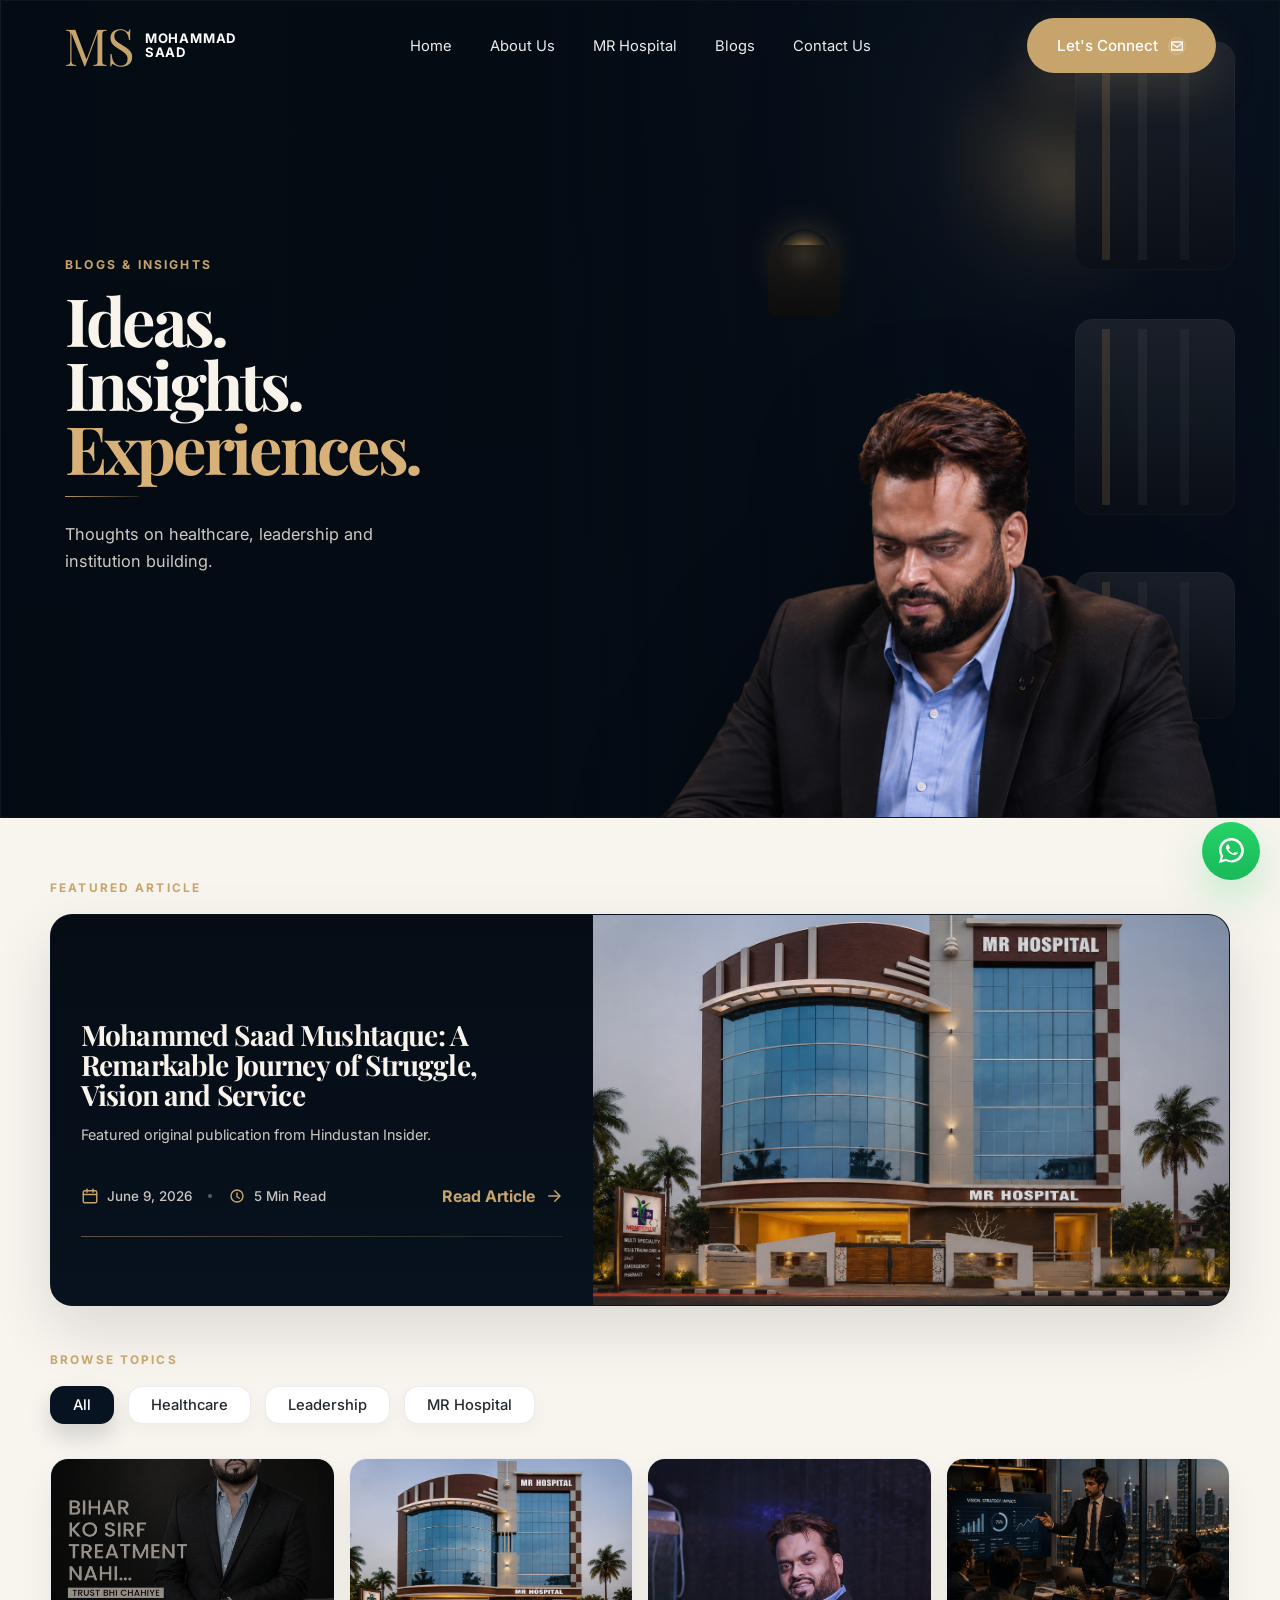
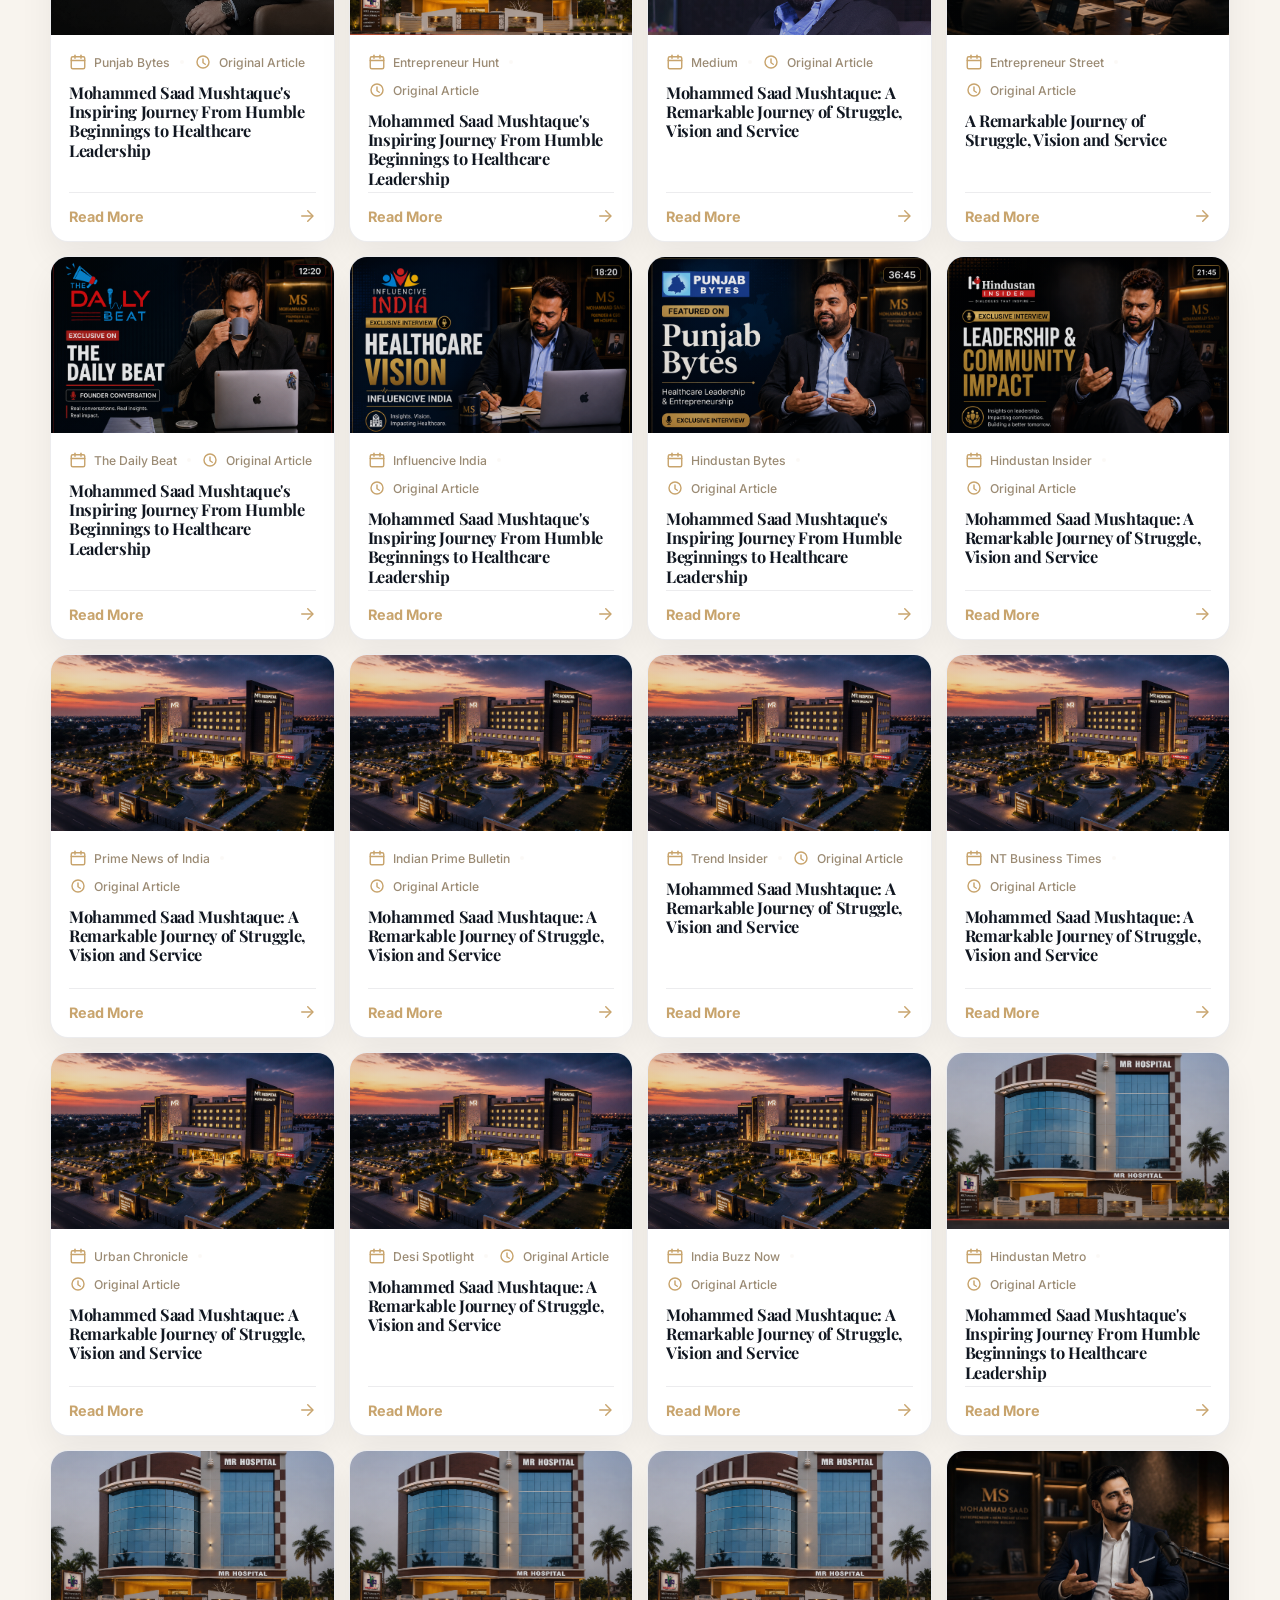
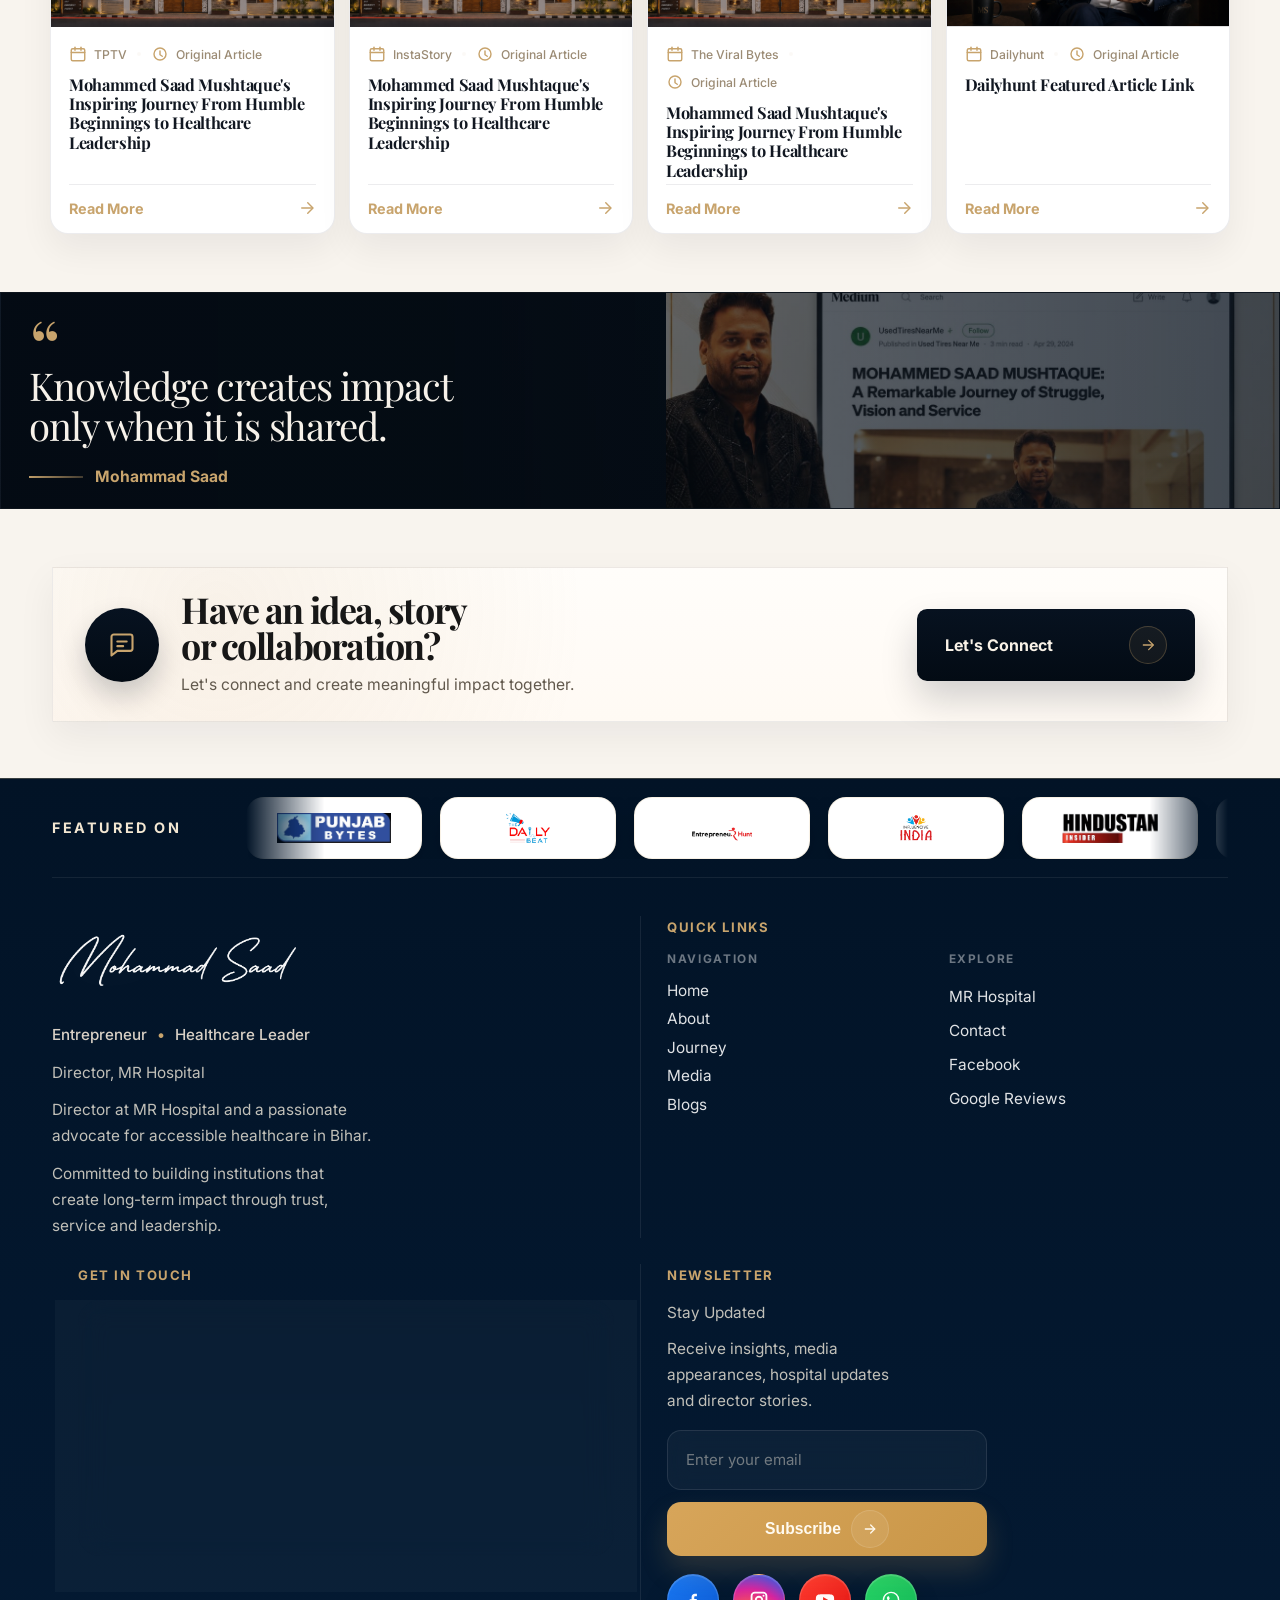
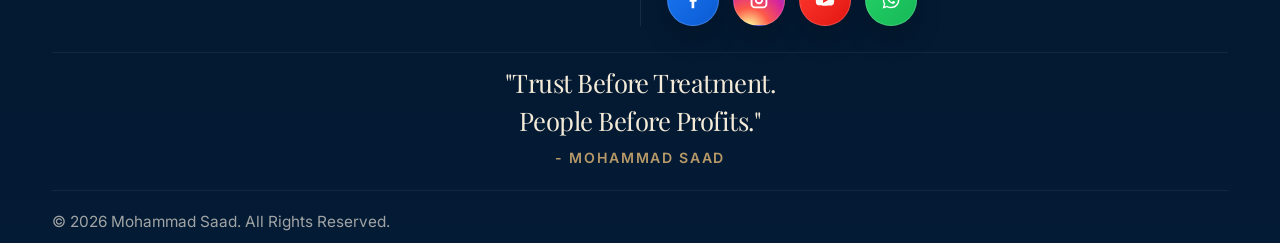
<file: blogs.html>
<!DOCTYPE html>
<html lang="en">
<head>
  <meta charset="UTF-8">
  <meta name="viewport" content="width=device-width, initial-scale=1.0">
  <title>Blogs | Healthcare Awareness, Patient Education and Leadership Insights</title>
  <meta name="description" content="Explore SEO-optimized blogs about healthcare awareness, patient education, hospital updates, leadership and entrepreneurship from Mohammad Saad and MR Hospital Patna.">
  <meta name="keywords" content="MR Hospital blogs, healthcare awareness Bihar, patient education Patna, Mohammad Saad blog, hospital updates Patna">
  <meta name="author" content="Mohammad Saad">
  <meta name="publisher" content="Mohammad Saad">
  <meta name="theme-color" content="#07111d">
  <meta name="robots" content="index, follow">
  <link rel="canonical" href="https://mohammadsaad-theta.vercel.app/blogs.html">
  <meta property="og:title" content="Blogs | Healthcare Awareness, Patient Education and Leadership Insights">
  <meta property="og:description" content="Read structured blog content about healthcare, leadership, entrepreneurship and hospital updates from MR Hospital Patna and Mohammad Saad.">
  <meta property="og:type" content="website">
  <meta property="og:site_name" content="Mohammad Saad">
  <meta property="og:image" content="https://mohammadsaad-theta.vercel.app/images/media-hub-feature.png">
  <meta property="og:image:alt" content="Featured stories and media coverage from Mohammad Saad and MR Hospital">
  <meta property="og:locale" content="en_IN">
  <meta property="og:url" content="https://mohammadsaad-theta.vercel.app/blogs.html">
  <meta name="twitter:card" content="summary_large_image">
  <meta name="twitter:title" content="Blogs | Healthcare Awareness, Patient Education and Leadership Insights">
  <meta name="twitter:description" content="Read structured blog content about healthcare, leadership, entrepreneurship and hospital updates from MR Hospital Patna and Mohammad Saad.">
  <meta name="twitter:image" content="https://mohammadsaad-theta.vercel.app/images/media-hub-feature.png">
  <meta name="twitter:image:alt" content="Featured stories and media coverage from Mohammad Saad and MR Hospital">
  <link rel="icon" type="image/svg+xml" href="favicon.svg">
  <link rel="preconnect" href="https://fonts.googleapis.com">
  <link rel="preconnect" href="https://fonts.gstatic.com" crossorigin>
  <link href="https://fonts.googleapis.com/css2?family=Inter:wght@300;400;500;600&family=Playfair+Display:wght@500;600;700&display=swap" rel="stylesheet">
  <link rel="stylesheet" href="inner-pages.css">
  <script type="application/ld+json">
    {
      "@context": "https://schema.org",
      "@graph": [
        {
          "@type": "Blog",
          "name": "Mohammad Saad and MR Hospital Blog",
          "description": "Healthcare awareness, patient education, hospital updates, leadership and entrepreneurship articles.",
          "url": "https://mohammadsaad-theta.vercel.app/blogs.html"
        },
        {
          "@type": "CollectionPage",
          "name": "Blogs and Featured Stories",
          "url": "https://mohammadsaad-theta.vercel.app/blogs.html",
          "description": "Collection page of healthcare awareness articles, leadership stories, MR Hospital updates and featured media coverage."
        }
      ]
    }
  </script>
</head>
<body>
  <header id="navbar">
    <div class="nav-shell">
      <a href="index.html" class="logo">
        <div class="logo-icon">MS</div>
        <div class="logo-text">
          <span>MOHAMMAD</span>
          <span>SAAD</span>
        </div>
      </a>

      <nav class="nav-links">
        <a href="index.html">Home</a>
        <a href="about-us.html">About Us</a>
        <a href="mr-hospital.html">MR Hospital</a>
        <a href="blogs.html">Blogs</a>
        <a href="contact-us.html">Contact Us</a>
      </nav>

      <a href="contact-us.html" class="cta-btn">
        Let's Connect
        <span class="btn-icon-svg" aria-hidden="true">
          <svg viewBox="0 0 24 24"><path d="M4 6h16v12H4z"></path><path d="m4 8 8 6 8-6"></path></svg>
        </span>
      </a>

      <button type="button" class="nav-toggle" id="navToggle" aria-label="Open navigation menu" aria-expanded="false" aria-controls="mobileNavPanel">
        <span class="nav-toggle-line"></span>
        <span class="nav-toggle-line"></span>
        <span class="nav-toggle-line"></span>
      </button>

      <div class="mobile-nav-panel" id="mobileNavPanel">
        <nav class="mobile-nav-links" aria-label="Mobile navigation">
          <a href="index.html">Home</a>
          <a href="about-us.html">About Us</a>
          <a href="mr-hospital.html">MR Hospital</a>
          <a href="blogs.html">Blogs</a>
          <a href="contact-us.html">Contact Us</a>
        </nav>

        <a href="contact-us.html" class="cta-btn mobile-nav-cta">
          Let's Connect
          <span class="btn-icon-svg" aria-hidden="true">
            <svg viewBox="0 0 24 24"><path d="M4 6h16v12H4z"></path><path d="m4 8 8 6 8-6"></path></svg>
          </span>
        </a>

        <div class="mobile-nav-socials" aria-label="Social links">
          <a href="https://www.instagram.com/mohammedsaadmushtaque/?hl=hi" target="_blank" rel="noopener noreferrer" class="mobile-nav-social" aria-label="Instagram">
            <svg viewBox="0 0 24 24"><path d="M7 2h10a5 5 0 0 1 5 5v10a5 5 0 0 1-5 5H7a5 5 0 0 1-5-5V7a5 5 0 0 1 5-5Zm0 2.2A2.8 2.8 0 0 0 4.2 7v10A2.8 2.8 0 0 0 7 19.8h10a2.8 2.8 0 0 0 2.8-2.8V7A2.8 2.8 0 0 0 17 4.2H7Zm10.4 1.6a1.2 1.2 0 1 1 0 2.4 1.2 1.2 0 0 1 0-2.4ZM12 7a5 5 0 1 1 0 10 5 5 0 0 1 0-10Zm0 2.2A2.8 2.8 0 1 0 12 14.8 2.8 2.8 0 0 0 12 9.2Z"></path></svg>
          </a>
          <a href="https://www.facebook.com/mohammedsaad.mushtaque/photos" target="_blank" rel="noopener noreferrer" class="mobile-nav-social" aria-label="Facebook">
            <svg viewBox="0 0 24 24"><path d="M13.5 22v-8h2.7l.4-3.1h-3.1V8.9c0-.9.2-1.5 1.5-1.5h1.7V4.6c-.3 0-1.3-.1-2.4-.1-2.4 0-4 1.5-4 4.2v2.3H8V14h2.3v8h3.2Z"></path></svg>
          </a>
          <a href="https://wa.me/917033582072" target="_blank" rel="noopener noreferrer" class="mobile-nav-social" aria-label="WhatsApp">
            <svg viewBox="0 0 24 24"><path d="M12.04 2C6.55 2 2.09 6.45 2.09 11.94c0 1.76.46 3.48 1.33 5l-1.42 5.18 5.31-1.39a9.9 9.9 0 0 0 4.73 1.2h.01c5.49 0 9.95-4.46 9.95-9.95A9.9 9.9 0 0 0 12.04 2Zm0 18.2a8.2 8.2 0 0 1-4.18-1.15l-.3-.17-3.15.83.84-3.07-.2-.31a8.18 8.18 0 0 1-1.26-4.39 8.26 8.26 0 1 1 8.25 8.26Zm4.53-6.18c-.25-.13-1.48-.73-1.71-.81-.23-.08-.39-.13-.56.13-.17.25-.64.81-.79.97-.15.17-.29.19-.54.06-.25-.12-1.03-.38-1.96-1.23-.72-.64-1.21-1.43-1.35-1.68-.14-.25-.01-.38.11-.5.11-.11.25-.29.37-.43.13-.15.17-.25.25-.42.08-.17.04-.31-.02-.44-.06-.13-.56-1.35-.76-1.85-.2-.48-.4-.41-.56-.42h-.47a.9.9 0 0 0-.64.29c-.22.25-.85.83-.85 2.03s.87 2.36.99 2.52c.13.17 1.7 2.59 4.11 3.63.57.25 1.01.4 1.36.51.57.18 1.08.15 1.49.09.46-.07 1.48-.61 1.69-1.2.21-.58.21-1.08.15-1.19-.07-.11-.23-.17-.48-.29Z"></path></svg>
          </a>
          <a href="https://youtu.be/l47Slc5p5Ic?si=eqpcfg0H_92l4YL1" target="_blank" rel="noopener noreferrer" class="mobile-nav-social" aria-label="YouTube">
            <svg viewBox="0 0 24 24"><path d="M23 12.1s0-3-0.4-4.3a3 3 0 0 0-2.1-2.1C19.2 5.2 12 5.2 12 5.2s-7.2 0-8.5.5A3 3 0 0 0 1.4 7.8C1 9.1 1 12 1 12s0 3 .4 4.3a3 3 0 0 0 2.1 2.1c1.3.5 8.5.5 8.5.5s7.2 0 8.5-.5a3 3 0 0 0 2.1-2.1c.4-1.3.4-4.2.4-4.2ZM9.7 15.7V8.3l6.2 3.7-6.2 3.7Z"></path></svg>
          </a>
        </div>
      </div>
    </div>
  </header>

  <main>
    <section class="blog-hero-premium">
      <div class="page-shell blog-hero-shell">
        <div class="blog-hero-card">
          <div class="blog-hero-copy">
            <span class="eyebrow">Blogs &amp; Insights</span>
            <h1 class="blog-hero-title">
              <span>Ideas.</span>
              <span>Insights.</span>
              <span class="accent-text">Experiences.</span>
            </h1>
            <div class="hero-divider"></div>
            <p class="blog-hero-description">Thoughts on healthcare, leadership and institution building.</p>
          </div>

          <div class="blog-hero-visual" aria-hidden="true">
            <div class="blog-hero-room-glow"></div>
            <div class="blog-hero-lamp"></div>
            <div class="blog-hero-shelf blog-hero-shelf-one"></div>
            <div class="blog-hero-shelf blog-hero-shelf-two"></div>
            <div class="blog-hero-shelf blog-hero-shelf-three"></div>
            <img src="images/blogs-hero-saad.png" alt="Mohammad Saad" class="blog-hero-image">
          </div>
        </div>
      </div>
    </section>

    <section class="section-light">
      <div class="page-shell blogs-content-shell">
        <div class="featured-article-head">
          <span class="eyebrow">Featured Article</span>
        </div>

        <article class="featured-article-card">
          <div class="featured-article-copy">
            <h2 class="featured-article-title">Mohammed Saad Mushtaque: A Remarkable Journey of Struggle, Vision and Service</h2>
            <p class="featured-article-text">
              Featured original publication from Hindustan Insider.
            </p>

            <div class="featured-article-meta">
              <span class="featured-meta-item">
                <span class="featured-meta-icon" aria-hidden="true">
                  <svg viewBox="0 0 24 24"><rect x="3" y="5" width="18" height="16" rx="2"></rect><path d="M16 3v4"></path><path d="M8 3v4"></path><path d="M3 10h18"></path></svg>
                </span>
                June 9, 2026
              </span>
              <span class="featured-meta-dot" aria-hidden="true"></span>
              <span class="featured-meta-item">
                <span class="featured-meta-icon" aria-hidden="true">
                  <svg viewBox="0 0 24 24"><circle cx="12" cy="12" r="8"></circle><path d="M12 8v5l3 2"></path></svg>
                </span>
                5 Min Read
              </span>
              <a href="https://hindustaninsider.in/2026/06/09/mohammed-saad-mushtaque-a-remarkable-journey-of-struggle-vision-and-service/" class="featured-article-link" target="_blank" rel="noopener noreferrer">
                <span>Read Article</span>
                <span class="featured-meta-icon" aria-hidden="true">
                  <svg viewBox="0 0 24 24"><path d="M5 12h14"></path><path d="m13 5 7 7-7 7"></path></svg>
                </span>
              </a>
            </div>
          </div>

          <div class="featured-article-visual" aria-hidden="true"></div>
        </article>

        <div class="topics-header">
          <div>
            <span class="eyebrow">Browse Topics</span>
            <div class="topics-chip-row" aria-label="Browse blog topics">
              <button type="button" class="topic-chip active" data-filter="all" aria-pressed="true">All</button>
              <button type="button" class="topic-chip" data-filter="healthcare" aria-pressed="false">Healthcare</button>
              <button type="button" class="topic-chip" data-filter="leadership" aria-pressed="false">Leadership</button>
              <button type="button" class="topic-chip" data-filter="mr-hospital" aria-pressed="false">MR Hospital</button>
            </div>
          </div>

        </div>

        <div class="topics-grid">
          <article class="topic-card" data-category="healthcare mr-hospital community">
            <div class="topic-card-image topic-card-image-healthcare" aria-hidden="true"></div>
            <div class="topic-card-body">
              <div class="topic-card-meta">
                <span class="topic-meta-item">
                  <span class="featured-meta-icon" aria-hidden="true">
                    <svg viewBox="0 0 24 24"><rect x="3" y="5" width="18" height="16" rx="2"></rect><path d="M16 3v4"></path><path d="M8 3v4"></path><path d="M3 10h18"></path></svg>
                  </span>
                  Punjab Bytes
                </span>
                <span class="featured-meta-dot" aria-hidden="true"></span>
                <span class="topic-meta-item">
                  <span class="featured-meta-icon" aria-hidden="true">
                    <svg viewBox="0 0 24 24"><circle cx="12" cy="12" r="8"></circle><path d="M12 8v5l3 2"></path></svg>
                  </span>
                  Original Article
                </span>
              </div>
              <h3 class="topic-card-title">Mohammed Saad Mushtaque's Inspiring Journey From Humble Beginnings to Healthcare Leadership</h3>
              <a href="https://english.punjabbytes.com/mohammed-saad-mushtaques-inspiring-journey-from-humble-beginnings-to-healthcare-leadership" class="topic-card-link" target="_blank" rel="noopener noreferrer">
                <span>Read More</span>
                <span class="featured-meta-icon" aria-hidden="true">
                  <svg viewBox="0 0 24 24"><path d="M5 12h14"></path><path d="m13 5 7 7-7 7"></path></svg>
                </span>
              </a>
            </div>
          </article>

          <article class="topic-card" data-category="healthcare mr-hospital entrepreneurship">
            <div class="topic-card-image topic-card-image-hospital" aria-hidden="true"></div>
            <div class="topic-card-body">
              <div class="topic-card-meta">
                <span class="topic-meta-item">
                  <span class="featured-meta-icon" aria-hidden="true">
                    <svg viewBox="0 0 24 24"><rect x="3" y="5" width="18" height="16" rx="2"></rect><path d="M16 3v4"></path><path d="M8 3v4"></path><path d="M3 10h18"></path></svg>
                  </span>
                  Entrepreneur Hunt
                </span>
                <span class="featured-meta-dot" aria-hidden="true"></span>
                <span class="topic-meta-item">
                  <span class="featured-meta-icon" aria-hidden="true">
                    <svg viewBox="0 0 24 24"><circle cx="12" cy="12" r="8"></circle><path d="M12 8v5l3 2"></path></svg>
                  </span>
                  Original Article
                </span>
              </div>
              <h3 class="topic-card-title">Mohammed Saad Mushtaque's Inspiring Journey From Humble Beginnings to Healthcare Leadership</h3>
              <a href="https://entrepreneurhunt.com/mohammed-saad-mushtaques-inspiring-journey-from-humble-beginnings-to-healthcare-leadership" class="topic-card-link" target="_blank" rel="noopener noreferrer">
                <span>Read More</span>
                <span class="featured-meta-icon" aria-hidden="true">
                  <svg viewBox="0 0 24 24"><path d="M5 12h14"></path><path d="m13 5 7 7-7 7"></path></svg>
                </span>
              </a>
            </div>
          </article>

          <article class="topic-card" data-category="leadership entrepreneurship community">
            <div class="topic-card-image topic-card-image-leadership" aria-hidden="true"></div>
            <div class="topic-card-body">
              <div class="topic-card-meta">
                <span class="topic-meta-item">
                  <span class="featured-meta-icon" aria-hidden="true">
                    <svg viewBox="0 0 24 24"><rect x="3" y="5" width="18" height="16" rx="2"></rect><path d="M16 3v4"></path><path d="M8 3v4"></path><path d="M3 10h18"></path></svg>
                  </span>
                  Medium
                </span>
                <span class="featured-meta-dot" aria-hidden="true"></span>
                <span class="topic-meta-item">
                  <span class="featured-meta-icon" aria-hidden="true">
                    <svg viewBox="0 0 24 24"><circle cx="12" cy="12" r="8"></circle><path d="M12 8v5l3 2"></path></svg>
                  </span>
                  Original Article
                </span>
              </div>
              <h3 class="topic-card-title">Mohammed Saad Mushtaque: A Remarkable Journey of Struggle, Vision and Service</h3>
              <a href="https://medium.com/@usedtiresnearme/mohammed-saad-mushtaque-a-remarkable-journey-of-struggle-vision-and-service-b4f1472b79d1" class="topic-card-link" target="_blank" rel="noopener noreferrer">
                <span>Read More</span>
                <span class="featured-meta-icon" aria-hidden="true">
                  <svg viewBox="0 0 24 24"><path d="M5 12h14"></path><path d="m13 5 7 7-7 7"></path></svg>
                </span>
              </a>
            </div>
          </article>

          <article class="topic-card" data-category="entrepreneurship leadership community">
            <div class="topic-card-image topic-card-image-entrepreneur-street" aria-hidden="true"></div>
            <div class="topic-card-body">
              <div class="topic-card-meta">
                <span class="topic-meta-item">
                  <span class="featured-meta-icon" aria-hidden="true">
                    <svg viewBox="0 0 24 24"><rect x="3" y="5" width="18" height="16" rx="2"></rect><path d="M16 3v4"></path><path d="M8 3v4"></path><path d="M3 10h18"></path></svg>
                  </span>
                  Entrepreneur Street
                </span>
                <span class="featured-meta-dot" aria-hidden="true"></span>
                <span class="topic-meta-item">
                  <span class="featured-meta-icon" aria-hidden="true">
                    <svg viewBox="0 0 24 24"><circle cx="12" cy="12" r="8"></circle><path d="M12 8v5l3 2"></path></svg>
                  </span>
                  Original Article
                </span>
              </div>
              <h3 class="topic-card-title">A Remarkable Journey of Struggle, Vision and Service</h3>
              <a href="https://entrepreneurstreet.in/mohammed-saad-mushtaque-a-remarkable-journey-of-struggle-vision-and-service/" class="topic-card-link" target="_blank" rel="noopener noreferrer">
                <span>Read More</span>
                <span class="featured-meta-icon" aria-hidden="true">
                  <svg viewBox="0 0 24 24"><path d="M5 12h14"></path><path d="m13 5 7 7-7 7"></path></svg>
                </span>
              </a>
            </div>
          </article>

          <article class="topic-card" data-category="healthcare mr-hospital community">
            <div class="topic-card-image topic-card-image-daily-beat" aria-hidden="true"></div>
            <div class="topic-card-body">
              <div class="topic-card-meta">
                <span class="topic-meta-item">
                  <span class="featured-meta-icon" aria-hidden="true">
                    <svg viewBox="0 0 24 24"><rect x="3" y="5" width="18" height="16" rx="2"></rect><path d="M16 3v4"></path><path d="M8 3v4"></path><path d="M3 10h18"></path></svg>
                  </span>
                  The Daily Beat
                </span>
                <span class="featured-meta-dot" aria-hidden="true"></span>
                <span class="topic-meta-item">
                  <span class="featured-meta-icon" aria-hidden="true">
                    <svg viewBox="0 0 24 24"><circle cx="12" cy="12" r="8"></circle><path d="M12 8v5l3 2"></path></svg>
                  </span>
                  Original Article
                </span>
              </div>
              <h3 class="topic-card-title">Mohammed Saad Mushtaque's Inspiring Journey From Humble Beginnings to Healthcare Leadership</h3>
              <a href="https://thedailybeat.in/mohammed-saad-mushtaques-inspiring-journey-from-humble-beginnings-to-healthcare-leadership-7832" class="topic-card-link" target="_blank" rel="noopener noreferrer">
                <span>Read More</span>
                <span class="featured-meta-icon" aria-hidden="true">
                  <svg viewBox="0 0 24 24"><path d="M5 12h14"></path><path d="m13 5 7 7-7 7"></path></svg>
                </span>
              </a>
            </div>
          </article>

          <article class="topic-card" data-category="healthcare mr-hospital community">
            <div class="topic-card-image topic-card-image-influencive" aria-hidden="true"></div>
            <div class="topic-card-body">
              <div class="topic-card-meta">
                <span class="topic-meta-item">
                  <span class="featured-meta-icon" aria-hidden="true">
                    <svg viewBox="0 0 24 24"><rect x="3" y="5" width="18" height="16" rx="2"></rect><path d="M16 3v4"></path><path d="M8 3v4"></path><path d="M3 10h18"></path></svg>
                  </span>
                  Influencive India
                </span>
                <span class="featured-meta-dot" aria-hidden="true"></span>
                <span class="topic-meta-item">
                  <span class="featured-meta-icon" aria-hidden="true">
                    <svg viewBox="0 0 24 24"><circle cx="12" cy="12" r="8"></circle><path d="M12 8v5l3 2"></path></svg>
                  </span>
                  Original Article
                </span>
              </div>
              <h3 class="topic-card-title">Mohammed Saad Mushtaque's Inspiring Journey From Humble Beginnings to Healthcare Leadership</h3>
              <a href="https://influenciveindia.in/mohammed-saad-mushtaques-inspiring-journey-from-humble-beginnings-to-healthcare-leadership" class="topic-card-link" target="_blank" rel="noopener noreferrer">
                <span>Read More</span>
                <span class="featured-meta-icon" aria-hidden="true">
                  <svg viewBox="0 0 24 24"><path d="M5 12h14"></path><path d="m13 5 7 7-7 7"></path></svg>
                </span>
              </a>
            </div>
          </article>

          <article class="topic-card" data-category="healthcare mr-hospital community">
            <div class="topic-card-image topic-card-image-hindustan-bytes" aria-hidden="true"></div>
            <div class="topic-card-body">
              <div class="topic-card-meta">
                <span class="topic-meta-item">
                  <span class="featured-meta-icon" aria-hidden="true">
                    <svg viewBox="0 0 24 24"><rect x="3" y="5" width="18" height="16" rx="2"></rect><path d="M16 3v4"></path><path d="M8 3v4"></path><path d="M3 10h18"></path></svg>
                  </span>
                  Hindustan Bytes
                </span>
                <span class="featured-meta-dot" aria-hidden="true"></span>
                <span class="topic-meta-item">
                  <span class="featured-meta-icon" aria-hidden="true">
                    <svg viewBox="0 0 24 24"><circle cx="12" cy="12" r="8"></circle><path d="M12 8v5l3 2"></path></svg>
                  </span>
                  Original Article
                </span>
              </div>
              <h3 class="topic-card-title">Mohammed Saad Mushtaque's Inspiring Journey From Humble Beginnings to Healthcare Leadership</h3>
              <a href="https://hindustanbytes.com/mohammed-saad-mushtaques-inspiring-journey-from-humble-beginnings-to-healthcare-leadership" class="topic-card-link" target="_blank" rel="noopener noreferrer">
                <span>Read More</span>
                <span class="featured-meta-icon" aria-hidden="true">
                  <svg viewBox="0 0 24 24"><path d="M5 12h14"></path><path d="m13 5 7 7-7 7"></path></svg>
                </span>
              </a>
            </div>
          </article>

          <article class="topic-card" data-category="leadership entrepreneurship community">
            <div class="topic-card-image topic-card-image-hindustan-insider" aria-hidden="true"></div>
            <div class="topic-card-body">
              <div class="topic-card-meta">
                <span class="topic-meta-item">
                  <span class="featured-meta-icon" aria-hidden="true">
                    <svg viewBox="0 0 24 24"><rect x="3" y="5" width="18" height="16" rx="2"></rect><path d="M16 3v4"></path><path d="M8 3v4"></path><path d="M3 10h18"></path></svg>
                  </span>
                  Hindustan Insider
                </span>
                <span class="featured-meta-dot" aria-hidden="true"></span>
                <span class="topic-meta-item">
                  <span class="featured-meta-icon" aria-hidden="true">
                    <svg viewBox="0 0 24 24"><circle cx="12" cy="12" r="8"></circle><path d="M12 8v5l3 2"></path></svg>
                  </span>
                  Original Article
                </span>
              </div>
              <h3 class="topic-card-title">Mohammed Saad Mushtaque: A Remarkable Journey of Struggle, Vision and Service</h3>
              <a href="https://hindustaninsider.in/2026/06/09/mohammed-saad-mushtaque-a-remarkable-journey-of-struggle-vision-and-service/" class="topic-card-link" target="_blank" rel="noopener noreferrer">
                <span>Read More</span>
                <span class="featured-meta-icon" aria-hidden="true">
                  <svg viewBox="0 0 24 24"><path d="M5 12h14"></path><path d="m13 5 7 7-7 7"></path></svg>
                </span>
              </a>
            </div>
          </article>

          <article class="topic-card" data-category="leadership entrepreneurship community">
            <div class="topic-card-image topic-card-image-prime-news" aria-hidden="true"></div>
            <div class="topic-card-body">
              <div class="topic-card-meta">
                <span class="topic-meta-item">
                  <span class="featured-meta-icon" aria-hidden="true">
                    <svg viewBox="0 0 24 24"><rect x="3" y="5" width="18" height="16" rx="2"></rect><path d="M16 3v4"></path><path d="M8 3v4"></path><path d="M3 10h18"></path></svg>
                  </span>
                  Prime News of India
                </span>
                <span class="featured-meta-dot" aria-hidden="true"></span>
                <span class="topic-meta-item">
                  <span class="featured-meta-icon" aria-hidden="true">
                    <svg viewBox="0 0 24 24"><circle cx="12" cy="12" r="8"></circle><path d="M12 8v5l3 2"></path></svg>
                  </span>
                  Original Article
                </span>
              </div>
              <h3 class="topic-card-title">Mohammed Saad Mushtaque: A Remarkable Journey of Struggle, Vision and Service</h3>
              <a href="https://primenewsofindia.com/2026/06/09/mohammed-saad-mushtaque-a-remarkable-journey-of-struggle-vision-and-service/" class="topic-card-link" target="_blank" rel="noopener noreferrer">
                <span>Read More</span>
                <span class="featured-meta-icon" aria-hidden="true"><svg viewBox="0 0 24 24"><path d="M5 12h14"></path><path d="m13 5 7 7-7 7"></path></svg></span>
              </a>
            </div>
          </article>

          <article class="topic-card" data-category="leadership entrepreneurship community">
            <div class="topic-card-image topic-card-image-indian-prime" aria-hidden="true"></div>
            <div class="topic-card-body">
              <div class="topic-card-meta">
                <span class="topic-meta-item">
                  <span class="featured-meta-icon" aria-hidden="true"><svg viewBox="0 0 24 24"><rect x="3" y="5" width="18" height="16" rx="2"></rect><path d="M16 3v4"></path><path d="M8 3v4"></path><path d="M3 10h18"></path></svg></span>
                  Indian Prime Bulletin
                </span>
                <span class="featured-meta-dot" aria-hidden="true"></span>
                <span class="topic-meta-item">
                  <span class="featured-meta-icon" aria-hidden="true"><svg viewBox="0 0 24 24"><circle cx="12" cy="12" r="8"></circle><path d="M12 8v5l3 2"></path></svg></span>
                  Original Article
                </span>
              </div>
              <h3 class="topic-card-title">Mohammed Saad Mushtaque: A Remarkable Journey of Struggle, Vision and Service</h3>
              <a href="https://indianprimebulletin.com/2026/06/09/mohammed-saad-mushtaque-a-remarkable-journey-of-struggle-vision-and-service/" class="topic-card-link" target="_blank" rel="noopener noreferrer">
                <span>Read More</span>
                <span class="featured-meta-icon" aria-hidden="true"><svg viewBox="0 0 24 24"><path d="M5 12h14"></path><path d="m13 5 7 7-7 7"></path></svg></span>
              </a>
            </div>
          </article>

          <article class="topic-card" data-category="leadership entrepreneurship community">
            <div class="topic-card-image topic-card-image-trend-insider" aria-hidden="true"></div>
            <div class="topic-card-body">
              <div class="topic-card-meta">
                <span class="topic-meta-item">
                  <span class="featured-meta-icon" aria-hidden="true"><svg viewBox="0 0 24 24"><rect x="3" y="5" width="18" height="16" rx="2"></rect><path d="M16 3v4"></path><path d="M8 3v4"></path><path d="M3 10h18"></path></svg></span>
                  Trend Insider
                </span>
                <span class="featured-meta-dot" aria-hidden="true"></span>
                <span class="topic-meta-item">
                  <span class="featured-meta-icon" aria-hidden="true"><svg viewBox="0 0 24 24"><circle cx="12" cy="12" r="8"></circle><path d="M12 8v5l3 2"></path></svg></span>
                  Original Article
                </span>
              </div>
              <h3 class="topic-card-title">Mohammed Saad Mushtaque: A Remarkable Journey of Struggle, Vision and Service</h3>
              <a href="https://trendinsider.in/2026/06/09/mohammed-saad-mushtaque-a-remarkable-journey-of-struggle-vision-and-service/" class="topic-card-link" target="_blank" rel="noopener noreferrer">
                <span>Read More</span>
                <span class="featured-meta-icon" aria-hidden="true"><svg viewBox="0 0 24 24"><path d="M5 12h14"></path><path d="m13 5 7 7-7 7"></path></svg></span>
              </a>
            </div>
          </article>

          <article class="topic-card" data-category="leadership entrepreneurship community">
            <div class="topic-card-image topic-card-image-nt-business" aria-hidden="true"></div>
            <div class="topic-card-body">
              <div class="topic-card-meta">
                <span class="topic-meta-item">
                  <span class="featured-meta-icon" aria-hidden="true"><svg viewBox="0 0 24 24"><rect x="3" y="5" width="18" height="16" rx="2"></rect><path d="M16 3v4"></path><path d="M8 3v4"></path><path d="M3 10h18"></path></svg></span>
                  NT Business Times
                </span>
                <span class="featured-meta-dot" aria-hidden="true"></span>
                <span class="topic-meta-item">
                  <span class="featured-meta-icon" aria-hidden="true"><svg viewBox="0 0 24 24"><circle cx="12" cy="12" r="8"></circle><path d="M12 8v5l3 2"></path></svg></span>
                  Original Article
                </span>
              </div>
              <h3 class="topic-card-title">Mohammed Saad Mushtaque: A Remarkable Journey of Struggle, Vision and Service</h3>
              <a href="https://ntbusinesstimes.com/2026/06/09/mohammed-saad-mushtaque-a-remarkable-journey-of-struggle-vision-and-service/" class="topic-card-link" target="_blank" rel="noopener noreferrer">
                <span>Read More</span>
                <span class="featured-meta-icon" aria-hidden="true"><svg viewBox="0 0 24 24"><path d="M5 12h14"></path><path d="m13 5 7 7-7 7"></path></svg></span>
              </a>
            </div>
          </article>

          <article class="topic-card" data-category="leadership entrepreneurship community">
            <div class="topic-card-image topic-card-image-urban-chronicle" aria-hidden="true"></div>
            <div class="topic-card-body">
              <div class="topic-card-meta">
                <span class="topic-meta-item">
                  <span class="featured-meta-icon" aria-hidden="true"><svg viewBox="0 0 24 24"><rect x="3" y="5" width="18" height="16" rx="2"></rect><path d="M16 3v4"></path><path d="M8 3v4"></path><path d="M3 10h18"></path></svg></span>
                  Urban Chronicle
                </span>
                <span class="featured-meta-dot" aria-hidden="true"></span>
                <span class="topic-meta-item">
                  <span class="featured-meta-icon" aria-hidden="true"><svg viewBox="0 0 24 24"><circle cx="12" cy="12" r="8"></circle><path d="M12 8v5l3 2"></path></svg></span>
                  Original Article
                </span>
              </div>
              <h3 class="topic-card-title">Mohammed Saad Mushtaque: A Remarkable Journey of Struggle, Vision and Service</h3>
              <a href="https://urbanchronicle.in/2026/06/09/mohammed-saad-mushtaque-a-remarkable-journey-of-struggle-vision-and-service/" class="topic-card-link" target="_blank" rel="noopener noreferrer">
                <span>Read More</span>
                <span class="featured-meta-icon" aria-hidden="true"><svg viewBox="0 0 24 24"><path d="M5 12h14"></path><path d="m13 5 7 7-7 7"></path></svg></span>
              </a>
            </div>
          </article>

          <article class="topic-card" data-category="leadership entrepreneurship community">
            <div class="topic-card-image topic-card-image-desi-spotlight" aria-hidden="true"></div>
            <div class="topic-card-body">
              <div class="topic-card-meta">
                <span class="topic-meta-item">
                  <span class="featured-meta-icon" aria-hidden="true"><svg viewBox="0 0 24 24"><rect x="3" y="5" width="18" height="16" rx="2"></rect><path d="M16 3v4"></path><path d="M8 3v4"></path><path d="M3 10h18"></path></svg></span>
                  Desi Spotlight
                </span>
                <span class="featured-meta-dot" aria-hidden="true"></span>
                <span class="topic-meta-item">
                  <span class="featured-meta-icon" aria-hidden="true"><svg viewBox="0 0 24 24"><circle cx="12" cy="12" r="8"></circle><path d="M12 8v5l3 2"></path></svg></span>
                  Original Article
                </span>
              </div>
              <h3 class="topic-card-title">Mohammed Saad Mushtaque: A Remarkable Journey of Struggle, Vision and Service</h3>
              <a href="https://desispotlight.in/2026/06/09/mohammed-saad-mushtaque-a-remarkable-journey-of-struggle-vision-and-service/" class="topic-card-link" target="_blank" rel="noopener noreferrer">
                <span>Read More</span>
                <span class="featured-meta-icon" aria-hidden="true"><svg viewBox="0 0 24 24"><path d="M5 12h14"></path><path d="m13 5 7 7-7 7"></path></svg></span>
              </a>
            </div>
          </article>

          <article class="topic-card" data-category="leadership entrepreneurship community">
            <div class="topic-card-image topic-card-image-india-buzz" aria-hidden="true"></div>
            <div class="topic-card-body">
              <div class="topic-card-meta">
                <span class="topic-meta-item">
                  <span class="featured-meta-icon" aria-hidden="true"><svg viewBox="0 0 24 24"><rect x="3" y="5" width="18" height="16" rx="2"></rect><path d="M16 3v4"></path><path d="M8 3v4"></path><path d="M3 10h18"></path></svg></span>
                  India Buzz Now
                </span>
                <span class="featured-meta-dot" aria-hidden="true"></span>
                <span class="topic-meta-item">
                  <span class="featured-meta-icon" aria-hidden="true"><svg viewBox="0 0 24 24"><circle cx="12" cy="12" r="8"></circle><path d="M12 8v5l3 2"></path></svg></span>
                  Original Article
                </span>
              </div>
              <h3 class="topic-card-title">Mohammed Saad Mushtaque: A Remarkable Journey of Struggle, Vision and Service</h3>
              <a href="https://indiabuzznow.in/2026/06/09/mohammed-saad-mushtaque-a-remarkable-journey-of-struggle-vision-and-service/" class="topic-card-link" target="_blank" rel="noopener noreferrer">
                <span>Read More</span>
                <span class="featured-meta-icon" aria-hidden="true"><svg viewBox="0 0 24 24"><path d="M5 12h14"></path><path d="m13 5 7 7-7 7"></path></svg></span>
              </a>
            </div>
          </article>

          <article class="topic-card" data-category="healthcare mr-hospital community">
            <div class="topic-card-image topic-card-image-hindustan-metro" aria-hidden="true"></div>
            <div class="topic-card-body">
              <div class="topic-card-meta">
                <span class="topic-meta-item">
                  <span class="featured-meta-icon" aria-hidden="true"><svg viewBox="0 0 24 24"><rect x="3" y="5" width="18" height="16" rx="2"></rect><path d="M16 3v4"></path><path d="M8 3v4"></path><path d="M3 10h18"></path></svg></span>
                  Hindustan Metro
                </span>
                <span class="featured-meta-dot" aria-hidden="true"></span>
                <span class="topic-meta-item">
                  <span class="featured-meta-icon" aria-hidden="true"><svg viewBox="0 0 24 24"><circle cx="12" cy="12" r="8"></circle><path d="M12 8v5l3 2"></path></svg></span>
                  Original Article
                </span>
              </div>
              <h3 class="topic-card-title">Mohammed Saad Mushtaque's Inspiring Journey From Humble Beginnings to Healthcare Leadership</h3>
              <a href="https://hindustanmetro.com/mohammed-saad-mushtaques-inspiring-journey-from-humble-beginnings-to-healthcare-leadership" class="topic-card-link" target="_blank" rel="noopener noreferrer">
                <span>Read More</span>
                <span class="featured-meta-icon" aria-hidden="true"><svg viewBox="0 0 24 24"><path d="M5 12h14"></path><path d="m13 5 7 7-7 7"></path></svg></span>
              </a>
            </div>
          </article>

          <article class="topic-card" data-category="healthcare mr-hospital community">
            <div class="topic-card-image topic-card-image-tptv" aria-hidden="true"></div>
            <div class="topic-card-body">
              <div class="topic-card-meta">
                <span class="topic-meta-item">
                  <span class="featured-meta-icon" aria-hidden="true"><svg viewBox="0 0 24 24"><rect x="3" y="5" width="18" height="16" rx="2"></rect><path d="M16 3v4"></path><path d="M8 3v4"></path><path d="M3 10h18"></path></svg></span>
                  TPTV
                </span>
                <span class="featured-meta-dot" aria-hidden="true"></span>
                <span class="topic-meta-item">
                  <span class="featured-meta-icon" aria-hidden="true"><svg viewBox="0 0 24 24"><circle cx="12" cy="12" r="8"></circle><path d="M12 8v5l3 2"></path></svg></span>
                  Original Article
                </span>
              </div>
              <h3 class="topic-card-title">Mohammed Saad Mushtaque's Inspiring Journey From Humble Beginnings to Healthcare Leadership</h3>
              <a href="https://tptv.in/mohammed-saad-mushtaques-inspiring-journey-from-humble-beginnings-to-healthcare-leadership" class="topic-card-link" target="_blank" rel="noopener noreferrer">
                <span>Read More</span>
                <span class="featured-meta-icon" aria-hidden="true"><svg viewBox="0 0 24 24"><path d="M5 12h14"></path><path d="m13 5 7 7-7 7"></path></svg></span>
              </a>
            </div>
          </article>

          <article class="topic-card" data-category="healthcare mr-hospital community">
            <div class="topic-card-image topic-card-image-insta-story" aria-hidden="true"></div>
            <div class="topic-card-body">
              <div class="topic-card-meta">
                <span class="topic-meta-item">
                  <span class="featured-meta-icon" aria-hidden="true"><svg viewBox="0 0 24 24"><rect x="3" y="5" width="18" height="16" rx="2"></rect><path d="M16 3v4"></path><path d="M8 3v4"></path><path d="M3 10h18"></path></svg></span>
                  InstaStory
                </span>
                <span class="featured-meta-dot" aria-hidden="true"></span>
                <span class="topic-meta-item">
                  <span class="featured-meta-icon" aria-hidden="true"><svg viewBox="0 0 24 24"><circle cx="12" cy="12" r="8"></circle><path d="M12 8v5l3 2"></path></svg></span>
                  Original Article
                </span>
              </div>
              <h3 class="topic-card-title">Mohammed Saad Mushtaque's Inspiring Journey From Humble Beginnings to Healthcare Leadership</h3>
              <a href="https://instastory.in/mohammed-saad-mushtaques-inspiring-journey-from-humble-beginnings-to-healthcare-leadership" class="topic-card-link" target="_blank" rel="noopener noreferrer">
                <span>Read More</span>
                <span class="featured-meta-icon" aria-hidden="true"><svg viewBox="0 0 24 24"><path d="M5 12h14"></path><path d="m13 5 7 7-7 7"></path></svg></span>
              </a>
            </div>
          </article>

          <article class="topic-card" data-category="healthcare mr-hospital community">
            <div class="topic-card-image topic-card-image-viral-bytes" aria-hidden="true"></div>
            <div class="topic-card-body">
              <div class="topic-card-meta">
                <span class="topic-meta-item">
                  <span class="featured-meta-icon" aria-hidden="true"><svg viewBox="0 0 24 24"><rect x="3" y="5" width="18" height="16" rx="2"></rect><path d="M16 3v4"></path><path d="M8 3v4"></path><path d="M3 10h18"></path></svg></span>
                  The Viral Bytes
                </span>
                <span class="featured-meta-dot" aria-hidden="true"></span>
                <span class="topic-meta-item">
                  <span class="featured-meta-icon" aria-hidden="true"><svg viewBox="0 0 24 24"><circle cx="12" cy="12" r="8"></circle><path d="M12 8v5l3 2"></path></svg></span>
                  Original Article
                </span>
              </div>
              <h3 class="topic-card-title">Mohammed Saad Mushtaque's Inspiring Journey From Humble Beginnings to Healthcare Leadership</h3>
              <a href="https://theviralbytes.in/mohammed-saad-mushtaques-inspiring-journey-from-humble-beginnings-to-healthcare-leadership" class="topic-card-link" target="_blank" rel="noopener noreferrer">
                <span>Read More</span>
                <span class="featured-meta-icon" aria-hidden="true"><svg viewBox="0 0 24 24"><path d="M5 12h14"></path><path d="m13 5 7 7-7 7"></path></svg></span>
              </a>
            </div>
          </article>

          <article class="topic-card" data-category="community healthcare">
            <div class="topic-card-image topic-card-image-dh" aria-hidden="true"></div>
            <div class="topic-card-body">
              <div class="topic-card-meta">
                <span class="topic-meta-item">
                  <span class="featured-meta-icon" aria-hidden="true"><svg viewBox="0 0 24 24"><rect x="3" y="5" width="18" height="16" rx="2"></rect><path d="M16 3v4"></path><path d="M8 3v4"></path><path d="M3 10h18"></path></svg></span>
                  Dailyhunt
                </span>
                <span class="featured-meta-dot" aria-hidden="true"></span>
                <span class="topic-meta-item">
                  <span class="featured-meta-icon" aria-hidden="true"><svg viewBox="0 0 24 24"><circle cx="12" cy="12" r="8"></circle><path d="M12 8v5l3 2"></path></svg></span>
                  Original Article
                </span>
              </div>
              <h3 class="topic-card-title">Dailyhunt Featured Article Link</h3>
              <a href="https://dhunt.in/14CSxx" class="topic-card-link" target="_blank" rel="noopener noreferrer">
                <span>Read More</span>
                <span class="featured-meta-icon" aria-hidden="true"><svg viewBox="0 0 24 24"><path d="M5 12h14"></path><path d="m13 5 7 7-7 7"></path></svg></span>
              </a>
            </div>
          </article>
        </div>
      </div>
    </section>

    <section class="insight-quote-section">
      <div class="page-shell insight-quote-shell">
        <div class="insight-quote-card">
          <div class="insight-quote-copy">
            <div class="insight-quote-mark" aria-hidden="true">&ldquo;</div>
            <blockquote class="insight-quote-text">
              Knowledge creates impact
              <br>
              only when it is shared.
            </blockquote>
            <div class="insight-quote-author">
              <span class="insight-quote-line" aria-hidden="true"></span>
              <span>Mohammad Saad</span>
            </div>
          </div>
          <div class="insight-quote-visual" aria-hidden="true"></div>
        </div>
      </div>
    </section>

    <section class="collab-cta-section">
      <div class="page-shell collab-cta-shell">
        <div class="collab-cta-card">
          <div class="collab-cta-copy">
            <div class="collab-cta-icon" aria-hidden="true">
              <svg viewBox="0 0 24 24">
                <path d="M21 15a2 2 0 0 1-2 2H8l-5 4V5a2 2 0 0 1 2-2h14a2 2 0 0 1 2 2Z"></path>
                <path d="M8 9h8"></path>
                <path d="M8 13h5"></path>
              </svg>
            </div>
            <div>
              <h2 class="collab-cta-title">Have an idea, story<br>or collaboration?</h2>
              <p class="collab-cta-text">Let's connect and create meaningful impact together.</p>
            </div>
          </div>

          <a href="contact-us.html" class="collab-cta-button">
            <span>Let's Connect</span>
            <span class="btn-icon-svg" aria-hidden="true">
              <svg viewBox="0 0 24 24"><path d="M5 12h14"></path><path d="m13 5 7 7-7 7"></path></svg>
            </span>
          </a>
        </div>
      </div>
    </section>

    <section class="page-section footer-section">
      <div class="section-shell">
        <div class="footer-recognition" aria-label="Featured publications">
          <span class="footer-recognition-title">Featured On</span>
          <div class="footer-recognition-marquee">
            <div class="footer-recognition-track">
              <a href="https://english.punjabbytes.com/mohammed-saad-mushtaques-inspiring-journey-from-humble-beginnings-to-healthcare-leadership" target="_blank" rel="noopener noreferrer" class="footer-recognition-chip" aria-label="Open Punjab Bytes article"><img src="images/logo-punjab-bytes-removebg-preview.png" alt="Punjab Bytes"></a>
              <a href="https://thedailybeat.in/mohammed-saad-mushtaques-inspiring-journey-from-humble-beginnings-to-healthcare-leadership-7832" target="_blank" rel="noopener noreferrer" class="footer-recognition-chip" aria-label="Open The Daily Beat article"><img src="images/images__1_-removebg-preview.png" alt="The Daily Beat"></a>
              <a href="https://entrepreneurhunt.com/mohammed-saad-mushtaques-inspiring-journey-from-humble-beginnings-to-healthcare-leadership" target="_blank" rel="noopener noreferrer" class="footer-recognition-chip" aria-label="Open Entrepreneur Hunt article"><img src="images/rs_w_388_h_194_cg_true_m-removebg-preview.png" alt="Entrepreneur Hunt"></a>
              <a href="https://influenciveindia.in/mohammed-saad-mushtaques-inspiring-journey-from-humble-beginnings-to-healthcare-leadership" target="_blank" rel="noopener noreferrer" class="footer-recognition-chip" aria-label="Open Influencive India article"><img src="images/images__2_-removebg-preview.png" alt="Influencive India"></a>
              <a href="https://hindustaninsider.in/2026/06/09/mohammed-saad-mushtaque-a-remarkable-journey-of-struggle-vision-and-service/" target="_blank" rel="noopener noreferrer" class="footer-recognition-chip" aria-label="Open Hindustan Insider article"><img src="images/cropped-HI-1-removebg-preview.png" alt="Hindustan Insider"></a>
              <a href="https://medium.com/@usedtiresnearme/mohammed-saad-mushtaque-a-remarkable-journey-of-struggle-vision-and-service-b4f1472b79d1" target="_blank" rel="noopener noreferrer" class="footer-recognition-chip" aria-label="Open Medium article"><img src="images/images__3_-removebg-preview.png" alt="Medium"></a>
              <a href="https://english.punjabbytes.com/mohammed-saad-mushtaques-inspiring-journey-from-humble-beginnings-to-healthcare-leadership" target="_blank" rel="noopener noreferrer" class="footer-recognition-chip" aria-label="Open Punjab Bytes article"><img src="images/logo-punjab-bytes-removebg-preview.png" alt="Punjab Bytes"></a>
              <a href="https://thedailybeat.in/mohammed-saad-mushtaques-inspiring-journey-from-humble-beginnings-to-healthcare-leadership-7832" target="_blank" rel="noopener noreferrer" class="footer-recognition-chip" aria-label="Open The Daily Beat article"><img src="images/images__1_-removebg-preview.png" alt="The Daily Beat"></a>
              <a href="https://entrepreneurhunt.com/mohammed-saad-mushtaques-inspiring-journey-from-humble-beginnings-to-healthcare-leadership" target="_blank" rel="noopener noreferrer" class="footer-recognition-chip" aria-label="Open Entrepreneur Hunt article"><img src="images/rs_w_388_h_194_cg_true_m-removebg-preview.png" alt="Entrepreneur Hunt"></a>
              <a href="https://influenciveindia.in/mohammed-saad-mushtaques-inspiring-journey-from-humble-beginnings-to-healthcare-leadership" target="_blank" rel="noopener noreferrer" class="footer-recognition-chip" aria-label="Open Influencive India article"><img src="images/images__2_-removebg-preview.png" alt="Influencive India"></a>
              <a href="https://hindustaninsider.in/2026/06/09/mohammed-saad-mushtaque-a-remarkable-journey-of-struggle-vision-and-service/" target="_blank" rel="noopener noreferrer" class="footer-recognition-chip" aria-label="Open Hindustan Insider article"><img src="images/cropped-HI-1-removebg-preview.png" alt="Hindustan Insider"></a>
              <a href="https://medium.com/@usedtiresnearme/mohammed-saad-mushtaque-a-remarkable-journey-of-struggle-vision-and-service-b4f1472b79d1" target="_blank" rel="noopener noreferrer" class="footer-recognition-chip" aria-label="Open Medium article"><img src="images/images__3_-removebg-preview.png" alt="Medium"></a>
            </div>
          </div>
        </div>

        <div class="footer-panel">
          <div class="footer-column">
            <img src="images/footer-signature-removebg-preview.png" alt="Mohammad Saad signature" class="footer-signature">
            <div class="footer-roleline">
              <span>Entrepreneur</span>
              <span>Healthcare Leader</span>
            </div>
            <p class="footer-copy">Director, MR Hospital</p>
            <p class="footer-copy" style="margin-top: 12px;">Director at MR Hospital and a passionate advocate for accessible healthcare in Bihar.</p>
            <p class="footer-copy" style="margin-top: 12px;">Committed to building institutions that create long-term impact through trust, service and leadership.</p>
          </div>

          <div class="footer-column">
            <span class="footer-title">Quick Links</span>
            <div class="footer-links-grid">
              <div class="footer-links-group">
                <span class="footer-links-label">Navigation</span>
                <a href="index.html" class="footer-link">Home</a>
                <a href="about-us.html" class="footer-link">About</a>
                <a href="index.html#journey" class="footer-link">Journey</a>
                <a href="index.html#media" class="footer-link">Media</a>
                <a href="blogs.html" class="footer-link">Blogs</a>
              </div>
              <div class="footer-links-group">
                <span class="footer-links-label">Explore</span>
                <a href="mr-hospital.html" class="footer-link">MR Hospital</a>
                <a href="contact-us.html" class="footer-link">Contact</a>
                <a href="https://www.facebook.com/mohammedsaad.mushtaque/photos" class="footer-link" target="_blank" rel="noopener noreferrer">Facebook</a>
                <a href="https://share.google/RPJ2BRIVNF1WRFFO1" class="footer-link" target="_blank" rel="noopener noreferrer">Google Reviews</a>
              </div>
            </div>
          </div>

          <div class="footer-column">
            <span class="footer-title">Get In Touch</span>
            <div class="footer-contact-card">
              <div class="footer-contact-list">
                <a href="mailto:hello@mohammadsaad.com" class="footer-contact-item">
                  <span class="footer-contact-icon" aria-hidden="true">
                    <svg viewBox="0 0 24 24"><rect x="3" y="5" width="18" height="14" rx="2"></rect><path d="m4 7 8 6 8-6"></path></svg>
                  </span>
                  <span>hello@mohammadsaad.com</span>
                </a>

                <a href="tel:+917033582072" class="footer-contact-item">
                  <span class="footer-contact-icon" aria-hidden="true">
                    <svg viewBox="0 0 24 24"><path d="M22 16.92v3a2 2 0 0 1-2.18 2 19.8 19.8 0 0 1-8.63-3.07 19.52 19.52 0 0 1-6-6A19.8 19.8 0 0 1 2.12 4.18 2 2 0 0 1 4.11 2h3a2 2 0 0 1 2 1.72l.34 2.68a2 2 0 0 1-.57 1.72l-1.4 1.4a16 16 0 0 0 6 6l1.4-1.4a2 2 0 0 1 1.72-.57l2.68.34A2 2 0 0 1 22 16.92Z"></path></svg>
                  </span>
                  <span>+91 90345 56789</span>
                </a>

                <a href="https://share.google/RPJ2BRIVNF1WRFFO1" target="_blank" rel="noopener noreferrer" class="footer-contact-item">
                  <span class="footer-contact-icon" aria-hidden="true">
                    <svg viewBox="0 0 24 24"><path d="M12 21s-6-5.2-6-10a6 6 0 1 1 12 0c0 4.8-6 10-6 10Z"></path><circle cx="12" cy="11" r="2.3"></circle></svg>
                  </span>
                  <span>Patna, Bihar</span>
                </a>
              </div>

              <a href="contact-us.html" class="footer-cta">
                <span>Let's Connect</span>
                <span class="btn-icon-svg" aria-hidden="true">
                  <svg viewBox="0 0 24 24"><path d="M4 6h16v12H4z"></path><path d="m4 8 8 6 8-6"></path></svg>
                </span>
              </a>
            </div>
          </div>

          <div class="footer-column">
            <span class="footer-title">Newsletter</span>
            <p class="footer-news-copy">Stay Updated</p>
            <p class="footer-news-copy" style="margin-top: -6px;">Receive insights, media appearances, hospital updates and director stories.</p>

            <div class="footer-newsletter">
              <input type="email" placeholder="Enter your email" aria-label="Enter your email">
              <button type="button" class="footer-submit" aria-label="Subscribe">
                <span>Subscribe</span>
                <span class="btn-icon-svg" aria-hidden="true"><svg viewBox="0 0 24 24"><path d="M5 12h14"></path><path d="m13 6 6 6-6 6"></path></svg></span>
              </button>
            </div>

            <div class="footer-socials" aria-label="Social links">
              <a href="https://www.facebook.com/mohammedsaad.mushtaque/photos" target="_blank" rel="noopener noreferrer" class="footer-social facebook" aria-label="Facebook">
                <svg viewBox="0 0 24 24"><path d="M13.5 22v-8h2.7l.4-3.1h-3.1V8.9c0-.9.2-1.5 1.5-1.5h1.7V4.6c-.3 0-1.3-.1-2.4-.1-2.4 0-4 1.5-4 4.2v2.3H8V14h2.3v8h3.2Z"></path></svg>
              </a>
              <a href="https://www.instagram.com/mohammedsaadmushtaque/?hl=hi" target="_blank" rel="noopener noreferrer" class="footer-social instagram" aria-label="Instagram">
                <svg viewBox="0 0 24 24"><path d="M7 2h10a5 5 0 0 1 5 5v10a5 5 0 0 1-5 5H7a5 5 0 0 1-5-5V7a5 5 0 0 1 5-5Zm0 2.2A2.8 2.8 0 0 0 4.2 7v10A2.8 2.8 0 0 0 7 19.8h10a2.8 2.8 0 0 0 2.8-2.8V7A2.8 2.8 0 0 0 17 4.2H7Zm10.4 1.6a1.2 1.2 0 1 1 0 2.4 1.2 1.2 0 0 1 0-2.4ZM12 7a5 5 0 1 1 0 10 5 5 0 0 1 0-10Zm0 2.2A2.8 2.8 0 1 0 12 14.8 2.8 2.8 0 0 0 12 9.2Z"></path></svg>
              </a>
              <a href="https://youtu.be/l47Slc5p5Ic?si=eqpcfg0H_92l4YL1" target="_blank" rel="noopener noreferrer" class="footer-social youtube" aria-label="YouTube">
                <svg viewBox="0 0 24 24"><path d="M23 12.1s0-3-0.4-4.3a3 3 0 0 0-2.1-2.1C19.2 5.2 12 5.2 12 5.2s-7.2 0-8.5.5A3 3 0 0 0 1.4 7.8C1 9.1 1 12 1 12s0 3 .4 4.3a3 3 0 0 0 2.1 2.1c1.3.5 8.5.5 8.5.5s7.2 0 8.5-.5a3 3 0 0 0 2.1-2.1c.4-1.3.4-4.2.4-4.2ZM9.7 15.7V8.3l6.2 3.7-6.2 3.7Z"></path></svg>
              </a>
              <a href="https://wa.me/917033582072" target="_blank" rel="noopener noreferrer" class="footer-social whatsapp" aria-label="WhatsApp">
                <svg viewBox="0 0 24 24"><path d="M12.04 2C6.55 2 2.09 6.45 2.09 11.94c0 1.76.46 3.48 1.33 5l-1.42 5.18 5.31-1.39a9.9 9.9 0 0 0 4.73 1.2h.01c5.49 0 9.95-4.46 9.95-9.95A9.9 9.9 0 0 0 12.04 2Zm0 18.2a8.2 8.2 0 0 1-4.18-1.15l-.3-.17-3.15.83.84-3.07-.2-.31a8.18 8.18 0 0 1-1.26-4.39 8.26 8.26 0 1 1 8.25 8.26Zm4.53-6.18c-.25-.13-1.48-.73-1.71-.81-.23-.08-.39-.13-.56.13-.17.25-.64.81-.79.97-.15.17-.29.19-.54.06-.25-.12-1.03-.38-1.96-1.23-.72-.64-1.21-1.43-1.35-1.68-.14-.25-.01-.38.11-.5.11-.11.25-.29.37-.43.13-.15.17-.25.25-.42.08-.17.04-.31-.02-.44-.06-.13-.56-1.35-.76-1.85-.2-.48-.4-.41-.56-.42h-.47a.9.9 0 0 0-.64.29c-.22.25-.85.83-.85 2.03s.87 2.36.99 2.52c.13.17 1.7 2.59 4.11 3.63.57.25 1.01.4 1.36.51.57.18 1.08.15 1.49.09.46-.07 1.48-.61 1.69-1.2.21-.58.21-1.08.15-1.19-.07-.11-.23-.17-.48-.29Z"></path></svg>
              </a>
            </div>
          </div>
        </div>

        <div class="footer-quote">
          <p class="footer-quote-text">"Trust Before Treatment.<br>People Before Profits."</p>
          <div class="footer-quote-author">- Mohammad Saad</div>
        </div>

        <div class="footer-bottom">
          <p class="footer-note">&copy; 2026 Mohammad Saad. All Rights Reserved.</p>
        </div>
      </div>
    </section>
  </main>

  <a href="https://wa.me/917033582072" class="whatsapp-float" aria-label="Chat on WhatsApp" target="_blank" rel="noopener noreferrer">
    <svg viewBox="0 0 24 24"><path d="M20.5 3.5A11.2 11.2 0 0 0 12.1.1C6 .1 1 5 1 11.1c0 2 .5 3.9 1.5 5.5L1 23l6.6-1.7c1.6.9 3.4 1.3 5.2 1.3h.1c6.1 0 11-4.9 11-11 0-2.9-1.1-5.6-3.4-8.1Zm-7.7 17.2c-1.7 0-3.4-.5-4.8-1.4l-.3-.2-3.9 1 1-3.8-.2-.3a9 9 0 0 1-1.4-4.7c0-5 4.1-9.1 9.1-9.1 2.4 0 4.7.9 6.4 2.7a9 9 0 0 1 2.7 6.4c0 5-4.1 9.1-9 9.1Zm5-6.8c-.3-.1-1.8-.9-2-.9-.3-.1-.4-.1-.6.1l-.9 1c-.2.2-.3.2-.6.1-1.5-.7-2.8-1.7-3.9-3.2-.2-.2 0-.4.1-.5l.7-.8c.1-.2.2-.3.3-.5.1-.2 0-.4 0-.5 0-.1-.6-1.6-.9-2.2-.2-.5-.5-.4-.6-.4h-.5c-.2 0-.5.1-.7.3-.2.3-.9.9-.9 2.1s.9 2.4 1 2.5c.1.2 1.8 2.9 4.4 4 .6.3 1.1.5 1.5.6.6.2 1.2.2 1.7.1.5-.1 1.8-.7 2-1.4.3-.7.3-1.3.2-1.4-.1-.2-.3-.2-.6-.4Z"></path></svg>
  </a>

  <script>
    const navbar = document.getElementById("navbar");
    const body = document.body;
    const navToggle = document.getElementById("navToggle");
    const mobileNavLinks = document.querySelectorAll(".mobile-nav-links a, .mobile-nav-cta");

    function syncNavbarState() {
      if (!navbar) return;
      if (window.scrollY > 50) {
        navbar.classList.add("scrolled");
      } else {
        navbar.classList.remove("scrolled");
      }
    }

    function closeMobileMenu() {
      if (!navbar) return;
      navbar.classList.remove("menu-open");
      body.classList.remove("menu-open");
      if (navToggle) {
        navToggle.setAttribute("aria-expanded", "false");
        navToggle.setAttribute("aria-label", "Open navigation menu");
      }
    }

    if (navToggle && navbar) {
      navToggle.addEventListener("click", () => {
        const isOpen = navbar.classList.toggle("menu-open");
        body.classList.toggle("menu-open", isOpen);
        navToggle.setAttribute("aria-expanded", String(isOpen));
        navToggle.setAttribute("aria-label", isOpen ? "Close navigation menu" : "Open navigation menu");
      });
    }

    mobileNavLinks.forEach((link) => link.addEventListener("click", closeMobileMenu));
    window.addEventListener("scroll", syncNavbarState);
    window.addEventListener("resize", () => {
      if (window.innerWidth > 820) closeMobileMenu();
    });
    syncNavbarState();

    const topicChips = document.querySelectorAll(".topic-chip");
    const topicCards = document.querySelectorAll(".topic-card");

    function applyTopicFilter(filter) {
      topicChips.forEach((chip) => {
        const isActive = chip.dataset.filter === filter;
        chip.classList.toggle("active", isActive);
        chip.setAttribute("aria-pressed", String(isActive));
      });

      topicCards.forEach((card) => {
        const categories = (card.dataset.category || "").split(" ");
        const isVisible = filter === "all" || categories.includes(filter);
        card.hidden = !isVisible;
      });
    }

    topicChips.forEach((chip) => {
      chip.addEventListener("click", () => {
        applyTopicFilter(chip.dataset.filter || "all");
      });
    });
  </script>
</body>
</html>
</file>
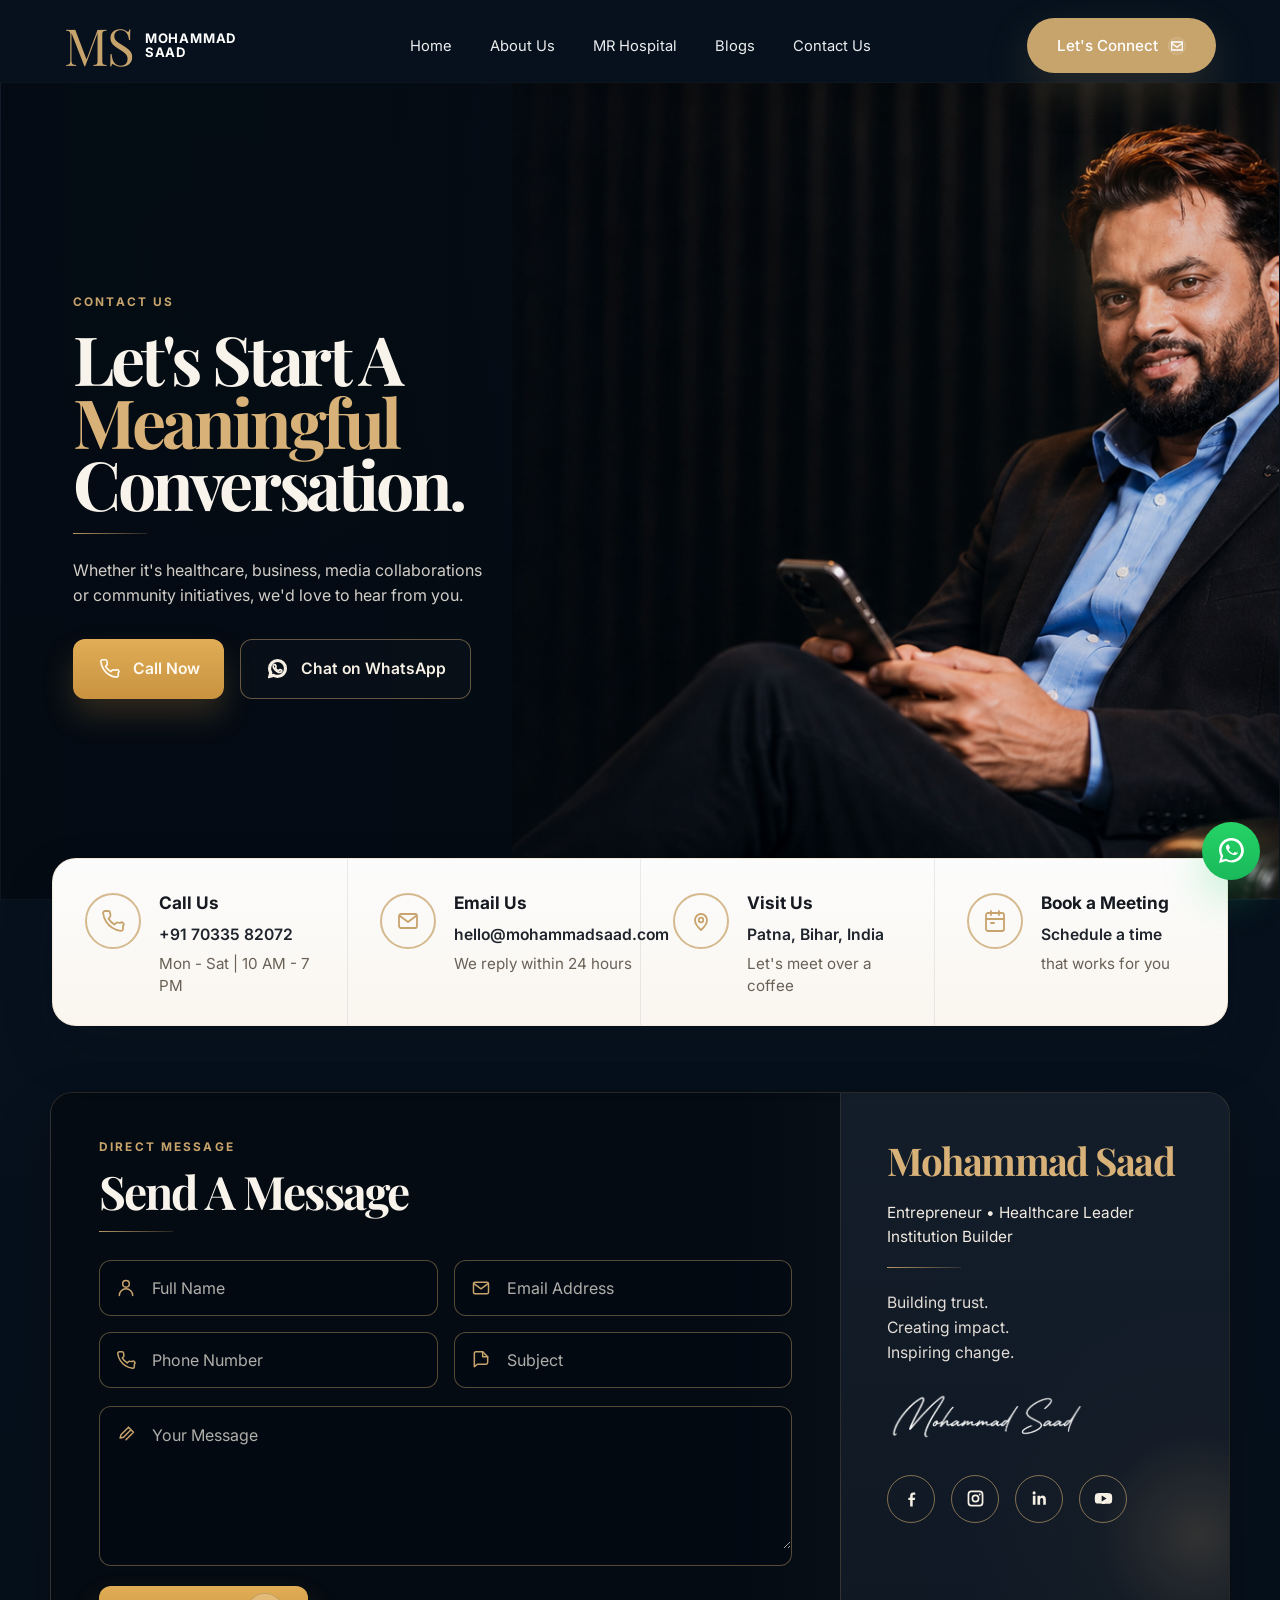
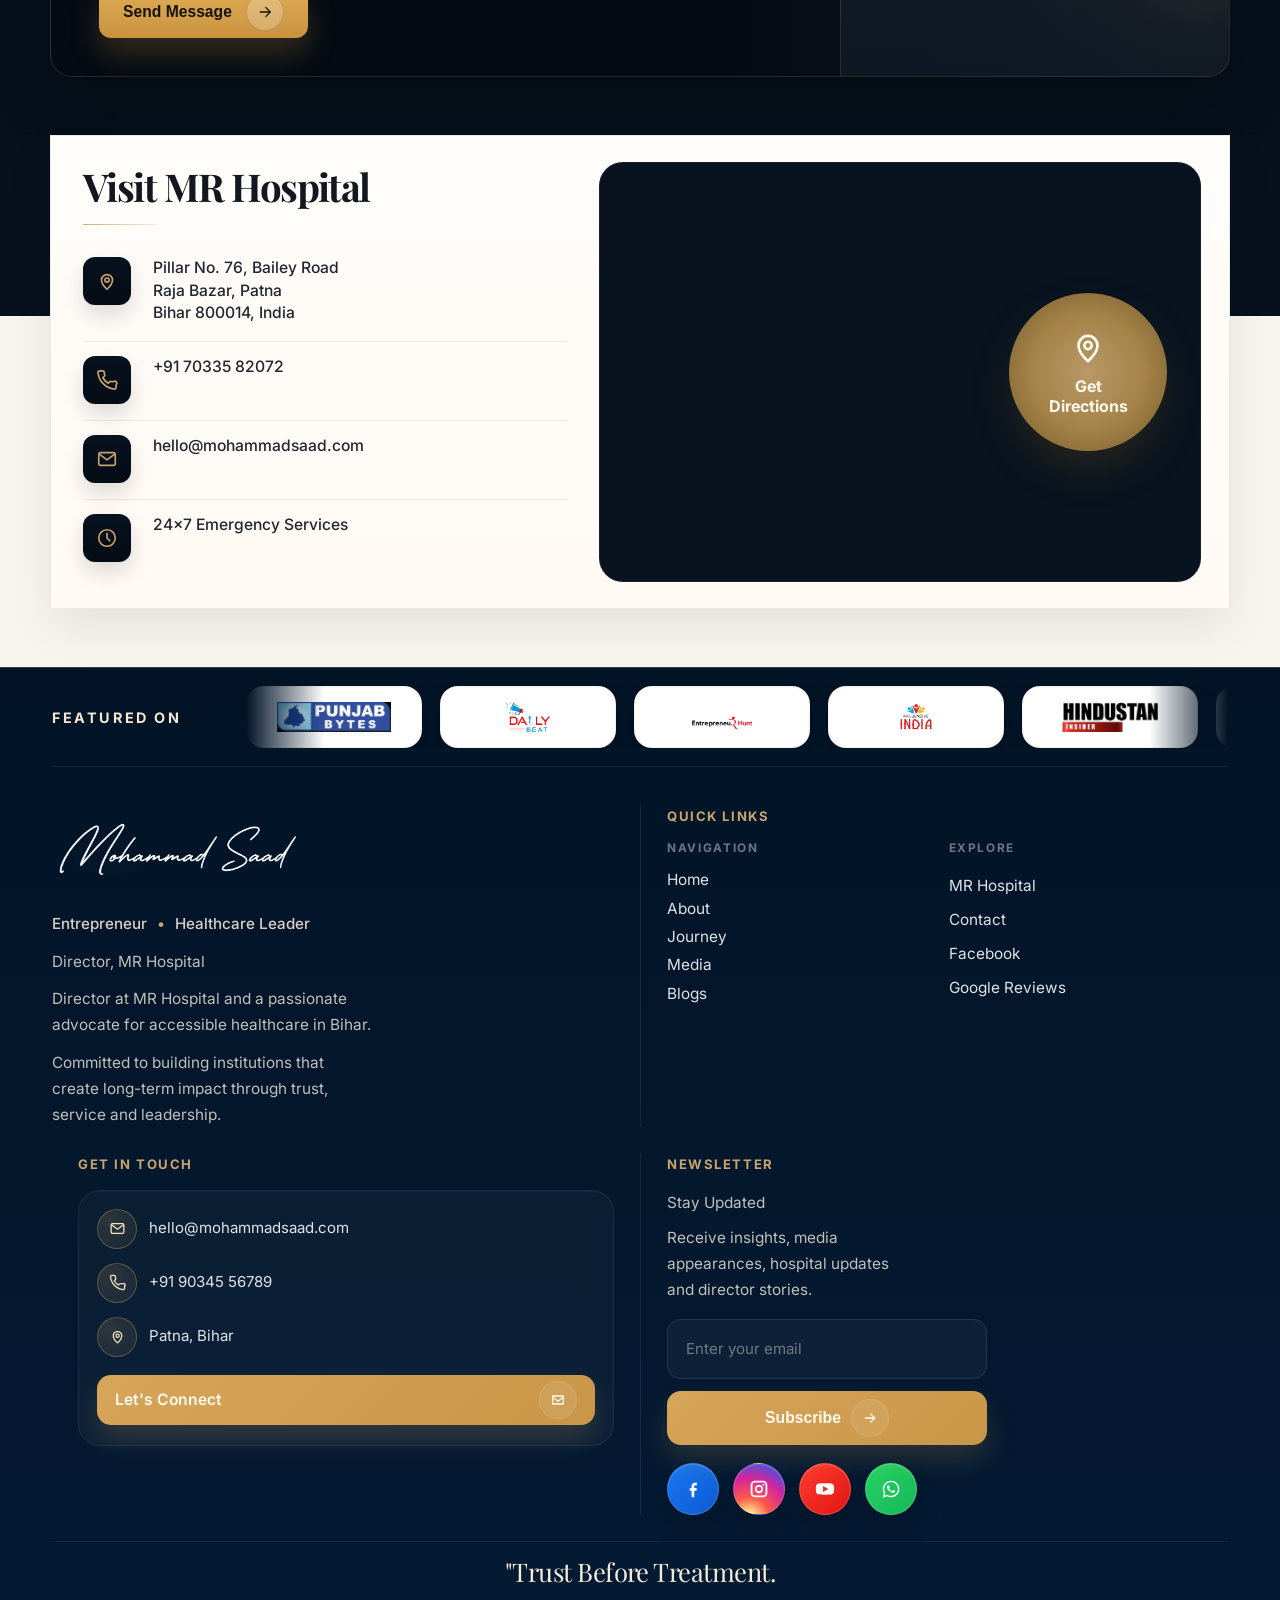
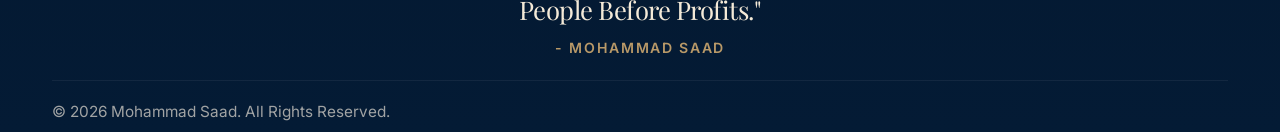
<file: contact-us.html>
<!DOCTYPE html>
<html lang="en">
<head>
  <meta charset="UTF-8">
  <meta name="viewport" content="width=device-width, initial-scale=1.0">
  <title>Contact Mohammad Saad and MR Hospital Patna | WhatsApp and Enquiry</title>
  <meta name="description" content="Contact Mohammad Saad and MR Hospital Patna through phone, email, address, Google map, WhatsApp and a direct enquiry form for hospital-related support.">
  <meta name="keywords" content="contact MR Hospital Patna, Mohammad Saad contact, hospital enquiry Patna, WhatsApp hospital Patna">
  <meta name="author" content="Mohammad Saad">
  <meta name="publisher" content="Mohammad Saad">
  <meta name="theme-color" content="#07111d">
  <meta name="robots" content="index, follow">
  <link rel="canonical" href="https://mohammadsaad-theta.vercel.app/contact-us.html">
  <meta property="og:title" content="Contact Mohammad Saad and MR Hospital Patna | WhatsApp and Enquiry">
  <meta property="og:description" content="Reach MR Hospital Patna through direct contact details, WhatsApp, address, map and an enquiry form.">
  <meta property="og:type" content="website">
  <meta property="og:site_name" content="Mohammad Saad">
  <meta property="og:image" content="https://mohammadsaad-theta.vercel.app/images/contact-hero-saad-premium.png">
  <meta property="og:image:alt" content="Contact Mohammad Saad and MR Hospital Patna">
  <meta property="og:locale" content="en_IN">
  <meta property="og:url" content="https://mohammadsaad-theta.vercel.app/contact-us.html">
  <meta name="twitter:card" content="summary_large_image">
  <meta name="twitter:title" content="Contact Mohammad Saad and MR Hospital Patna | WhatsApp and Enquiry">
  <meta name="twitter:description" content="Reach MR Hospital Patna through direct contact details, WhatsApp, address, map and an enquiry form.">
  <meta name="twitter:image" content="https://mohammadsaad-theta.vercel.app/images/contact-hero-saad-premium.png">
  <meta name="twitter:image:alt" content="Contact Mohammad Saad and MR Hospital Patna">
  <link rel="icon" type="image/svg+xml" href="favicon.svg">
  <link rel="preconnect" href="https://fonts.googleapis.com">
  <link rel="preconnect" href="https://fonts.gstatic.com" crossorigin>
  <link href="https://fonts.googleapis.com/css2?family=Inter:wght@300;400;500;600&family=Playfair+Display:wght@500;600;700&display=swap" rel="stylesheet">
  <link rel="stylesheet" href="inner-pages.css">
  <script type="application/ld+json">
    {
      "@context": "https://schema.org",
      "@type": "ContactPage",
      "name": "Contact Mohammad Saad and MR Hospital Patna",
      "url": "https://mohammadsaad-theta.vercel.app/contact-us.html",
      "description": "Contact page for Mohammad Saad and MR Hospital Patna with address, phone, email, map and WhatsApp enquiry access.",
      "mainEntity": {
        "@type": "Organization",
        "name": "MR Hospital Patna",
        "contactPoint": {
          "@type": "ContactPoint",
          "contactType": "customer support",
          "telephone": "+91 70335 82072",
          "areaServed": "IN"
        }
      }
    }
  </script>
</head>
<body>
  <header id="navbar">
    <div class="nav-shell">
      <a href="index.html" class="logo">
        <div class="logo-icon">MS</div>
        <div class="logo-text">
          <span>MOHAMMAD</span>
          <span>SAAD</span>
        </div>
      </a>

      <nav class="nav-links">
        <a href="index.html">Home</a>
        <a href="about-us.html">About Us</a>
        <a href="mr-hospital.html">MR Hospital</a>
        <a href="blogs.html">Blogs</a>
        <a href="contact-us.html">Contact Us</a>
      </nav>

      <a href="contact-us.html" class="cta-btn">
        Let's Connect
        <span class="btn-icon-svg" aria-hidden="true">
          <svg viewBox="0 0 24 24"><path d="M4 6h16v12H4z"></path><path d="m4 8 8 6 8-6"></path></svg>
        </span>
      </a>

      <button type="button" class="nav-toggle" id="navToggle" aria-label="Open navigation menu" aria-expanded="false" aria-controls="mobileNavPanel">
        <span class="nav-toggle-line"></span>
        <span class="nav-toggle-line"></span>
        <span class="nav-toggle-line"></span>
      </button>

      <div class="mobile-nav-panel" id="mobileNavPanel">
        <nav class="mobile-nav-links" aria-label="Mobile navigation">
          <a href="index.html">Home</a>
          <a href="about-us.html">About Us</a>
          <a href="mr-hospital.html">MR Hospital</a>
          <a href="blogs.html">Blogs</a>
          <a href="contact-us.html">Contact Us</a>
        </nav>

        <a href="contact-us.html" class="cta-btn mobile-nav-cta">
          Let's Connect
          <span class="btn-icon-svg" aria-hidden="true">
            <svg viewBox="0 0 24 24"><path d="M4 6h16v12H4z"></path><path d="m4 8 8 6 8-6"></path></svg>
          </span>
        </a>

        <div class="mobile-nav-socials" aria-label="Social links">
          <a href="https://www.instagram.com/mohammedsaadmushtaque/?hl=hi" target="_blank" rel="noopener noreferrer" class="mobile-nav-social" aria-label="Instagram">
            <svg viewBox="0 0 24 24"><path d="M7 2h10a5 5 0 0 1 5 5v10a5 5 0 0 1-5 5H7a5 5 0 0 1-5-5V7a5 5 0 0 1 5-5Zm0 2.2A2.8 2.8 0 0 0 4.2 7v10A2.8 2.8 0 0 0 7 19.8h10a2.8 2.8 0 0 0 2.8-2.8V7A2.8 2.8 0 0 0 17 4.2H7Zm10.4 1.6a1.2 1.2 0 1 1 0 2.4 1.2 1.2 0 0 1 0-2.4ZM12 7a5 5 0 1 1 0 10 5 5 0 0 1 0-10Zm0 2.2A2.8 2.8 0 1 0 12 14.8 2.8 2.8 0 0 0 12 9.2Z"></path></svg>
          </a>
          <a href="https://www.facebook.com/mohammedsaad.mushtaque/photos" target="_blank" rel="noopener noreferrer" class="mobile-nav-social" aria-label="Facebook">
            <svg viewBox="0 0 24 24"><path d="M13.5 22v-8h2.7l.4-3.1h-3.1V8.9c0-.9.2-1.5 1.5-1.5h1.7V4.6c-.3 0-1.3-.1-2.4-.1-2.4 0-4 1.5-4 4.2v2.3H8V14h2.3v8h3.2Z"></path></svg>
          </a>
          <a href="https://wa.me/917033582072" target="_blank" rel="noopener noreferrer" class="mobile-nav-social" aria-label="WhatsApp">
            <svg viewBox="0 0 24 24"><path d="M12.04 2C6.55 2 2.09 6.45 2.09 11.94c0 1.76.46 3.48 1.33 5l-1.42 5.18 5.31-1.39a9.9 9.9 0 0 0 4.73 1.2h.01c5.49 0 9.95-4.46 9.95-9.95A9.9 9.9 0 0 0 12.04 2Zm0 18.2a8.2 8.2 0 0 1-4.18-1.15l-.3-.17-3.15.83.84-3.07-.2-.31a8.18 8.18 0 0 1-1.26-4.39 8.26 8.26 0 1 1 8.25 8.26Zm4.53-6.18c-.25-.13-1.48-.73-1.71-.81-.23-.08-.39-.13-.56.13-.17.25-.64.81-.79.97-.15.17-.29.19-.54.06-.25-.12-1.03-.38-1.96-1.23-.72-.64-1.21-1.43-1.35-1.68-.14-.25-.01-.38.11-.5.11-.11.25-.29.37-.43.13-.15.17-.25.25-.42.08-.17.04-.31-.02-.44-.06-.13-.56-1.35-.76-1.85-.2-.48-.4-.41-.56-.42h-.47a.9.9 0 0 0-.64.29c-.22.25-.85.83-.85 2.03s.87 2.36.99 2.52c.13.17 1.7 2.59 4.11 3.63.57.25 1.01.4 1.36.51.57.18 1.08.15 1.49.09.46-.07 1.48-.61 1.69-1.2.21-.58.21-1.08.15-1.19-.07-.11-.23-.17-.48-.29Z"></path></svg>
          </a>
          <a href="https://youtu.be/l47Slc5p5Ic?si=eqpcfg0H_92l4YL1" target="_blank" rel="noopener noreferrer" class="mobile-nav-social" aria-label="YouTube">
            <svg viewBox="0 0 24 24"><path d="M23 12.1s0-3-0.4-4.3a3 3 0 0 0-2.1-2.1C19.2 5.2 12 5.2 12 5.2s-7.2 0-8.5.5A3 3 0 0 0 1.4 7.8C1 9.1 1 12 1 12s0 3 .4 4.3a3 3 0 0 0 2.1 2.1c1.3.5 8.5.5 8.5.5s7.2 0 8.5-.5a3 3 0 0 0 2.1-2.1c.4-1.3.4-4.2.4-4.2ZM9.7 15.7V8.3l6.2 3.7-6.2 3.7Z"></path></svg>
          </a>
        </div>
      </div>
    </div>
  </header>

  <main>
    <section class="contact-hero-premium">
      <div class="contact-hero-shell">
        <div class="contact-hero-card">
          <div class="contact-hero-copy">
            <span class="eyebrow">Contact Us</span>
            <h1 class="contact-hero-title">
              <span>Let's Start A</span>
              <span class="accent-text">Meaningful</span>
              <span>Conversation.</span>
            </h1>
            <div class="hero-divider" aria-hidden="true"></div>
            <p class="contact-hero-description">Whether it's healthcare, business, media collaborations or community initiatives, we'd love to hear from you.</p>
            <div class="contact-hero-actions">
              <a href="tel:+917033582072" class="contact-hero-btn contact-hero-btn-primary">
                <span class="contact-hero-btn-icon" aria-hidden="true">
                  <svg viewBox="0 0 24 24"><path d="M22 16.92v3a2 2 0 0 1-2.18 2 19.8 19.8 0 0 1-8.63-3.07 19.52 19.52 0 0 1-6-6A19.8 19.8 0 0 1 2.12 4.18 2 2 0 0 1 4.11 2h3a2 2 0 0 1 2 1.72l.34 2.68a2 2 0 0 1-.57 1.72l-1.4 1.4a16 16 0 0 0 6 6l1.4-1.4a2 2 0 0 1 1.72-.57l2.68.34A2 2 0 0 1 22 16.92Z"></path></svg>
                </span>
                <span>Call Now</span>
              </a>
              <a href="https://wa.me/917033582072" class="contact-hero-btn contact-hero-btn-secondary" target="_blank" rel="noopener noreferrer">
                <span class="contact-hero-btn-icon" aria-hidden="true">
                  <svg viewBox="0 0 24 24"><path d="M12.04 2C6.55 2 2.09 6.45 2.09 11.94c0 1.76.46 3.48 1.33 5l-1.42 5.18 5.31-1.39a9.9 9.9 0 0 0 4.73 1.2h.01c5.49 0 9.95-4.46 9.95-9.95A9.9 9.9 0 0 0 12.04 2Zm0 18.2a8.2 8.2 0 0 1-4.18-1.15l-.3-.17-3.15.83.84-3.07-.2-.31a8.18 8.18 0 0 1-1.26-4.39 8.26 8.26 0 1 1 8.25 8.26Zm4.53-6.18c-.25-.13-1.48-.73-1.71-.81-.23-.08-.39-.13-.56.13-.17.25-.64.81-.79.97-.15.17-.29.19-.54.06-.25-.12-1.03-.38-1.96-1.23-.72-.64-1.21-1.43-1.35-1.68-.14-.25-.01-.38.11-.5.11-.11.25-.29.37-.43.13-.15.17-.25.25-.42.08-.17.04-.31-.02-.44-.06-.13-.56-1.35-.76-1.85-.2-.48-.4-.41-.56-.42h-.47a.9.9 0 0 0-.64.29c-.22.25-.85.83-.85 2.03s.87 2.36.99 2.52c.13.17 1.7 2.59 4.11 3.63.57.25 1.01.4 1.36.51.57.18 1.08.15 1.49.09.46-.07 1.48-.61 1.69-1.2.21-.58.21-1.08.15-1.19-.07-.11-.23-.17-.48-.29Z"></path></svg>
                </span>
                <span>Chat on WhatsApp</span>
              </a>
            </div>
          </div>

          <div class="contact-hero-visual" aria-hidden="true">
            <img src="images/contact-hero-saad-premium.png" alt="Mohammad Saad seated with phone" class="contact-hero-image">
          </div>
        </div>
      </div>
    </section>

    <section class="contact-info-strip-section">
      <div class="page-shell contact-info-strip-shell">
        <div class="contact-info-strip">
          <a href="tel:+917033582072" class="contact-info-item">
            <span class="contact-info-icon" aria-hidden="true">
              <svg viewBox="0 0 24 24"><path d="M22 16.92v3a2 2 0 0 1-2.18 2 19.8 19.8 0 0 1-8.63-3.07 19.52 19.52 0 0 1-6-6A19.8 19.8 0 0 1 2.12 4.18 2 2 0 0 1 4.11 2h3a2 2 0 0 1 2 1.72l.34 2.68a2 2 0 0 1-.57 1.72l-1.4 1.4a16 16 0 0 0 6 6l1.4-1.4a2 2 0 0 1 1.72-.57l2.68.34A2 2 0 0 1 22 16.92Z"></path></svg>
            </span>
            <div class="contact-info-copy">
              <h3>Call Us</h3>
              <p class="contact-info-primary">+91 70335 82072</p>
              <p class="contact-info-secondary">Mon - Sat | 10 AM - 7 PM</p>
            </div>
          </a>

          <a href="mailto:hello@mohammadsaad.com" class="contact-info-item">
            <span class="contact-info-icon" aria-hidden="true">
              <svg viewBox="0 0 24 24"><rect x="3" y="5" width="18" height="14" rx="2"></rect><path d="m4 7 8 6 8-6"></path></svg>
            </span>
            <div class="contact-info-copy">
              <h3>Email Us</h3>
              <p class="contact-info-primary">hello@mohammadsaad.com</p>
              <p class="contact-info-secondary">We reply within 24 hours</p>
            </div>
          </a>

          <a href="https://share.google/RPJ2BRIVNF1WRFFO1" class="contact-info-item" target="_blank" rel="noopener noreferrer">
            <span class="contact-info-icon" aria-hidden="true">
              <svg viewBox="0 0 24 24"><path d="M12 21s-6-5.2-6-10a6 6 0 1 1 12 0c0 4.8-6 10-6 10Z"></path><circle cx="12" cy="11" r="2.3"></circle></svg>
            </span>
            <div class="contact-info-copy">
              <h3>Visit Us</h3>
              <p class="contact-info-primary">Patna, Bihar, India</p>
              <p class="contact-info-secondary">Let's meet over a coffee</p>
            </div>
          </a>

          <a href="contact-us.html#enquiry-form" class="contact-info-item">
            <span class="contact-info-icon" aria-hidden="true">
              <svg viewBox="0 0 24 24"><rect x="3" y="4" width="18" height="18" rx="2"></rect><path d="M8 2v4"></path><path d="M16 2v4"></path><path d="M3 10h18"></path><path d="M8 14h3"></path></svg>
            </span>
            <div class="contact-info-copy">
              <h3>Book a Meeting</h3>
              <p class="contact-info-primary">Schedule a time</p>
              <p class="contact-info-secondary">that works for you</p>
            </div>
          </a>
        </div>
      </div>
    </section>

    <section class="contact-message-section" id="enquiry-form">
      <div class="page-shell contact-message-shell">
        <div class="contact-message-card">
          <div class="contact-message-form-pane">
            <span class="eyebrow">Direct Message</span>
            <h2 class="contact-message-title">Send A Message</h2>
            <div class="hero-divider" aria-hidden="true"></div>

            <form class="contact-message-form" id="whatsapp-contact-form">
              <div class="contact-message-grid">
                <div class="contact-input-wrap">
                  <span class="contact-input-icon" aria-hidden="true">
                    <svg viewBox="0 0 24 24"><path d="M20 21a8 8 0 0 0-16 0"></path><circle cx="12" cy="7" r="4"></circle></svg>
                  </span>
                  <input id="name" name="name" type="text" placeholder="Full Name" required>
                </div>

                <div class="contact-input-wrap">
                  <span class="contact-input-icon" aria-hidden="true">
                    <svg viewBox="0 0 24 24"><rect x="3" y="5" width="18" height="14" rx="2"></rect><path d="m4 7 8 6 8-6"></path></svg>
                  </span>
                  <input id="email" name="email" type="email" placeholder="Email Address" required>
                </div>

                <div class="contact-input-wrap">
                  <span class="contact-input-icon" aria-hidden="true">
                    <svg viewBox="0 0 24 24"><path d="M22 16.92v3a2 2 0 0 1-2.18 2 19.8 19.8 0 0 1-8.63-3.07 19.52 19.52 0 0 1-6-6A19.8 19.8 0 0 1 2.12 4.18 2 2 0 0 1 4.11 2h3a2 2 0 0 1 2 1.72l.34 2.68a2 2 0 0 1-.57 1.72l-1.4 1.4a16 16 0 0 0 6 6l1.4-1.4a2 2 0 0 1 1.72-.57l2.68.34A2 2 0 0 1 22 16.92Z"></path></svg>
                  </span>
                  <input id="phone" name="phone" type="tel" placeholder="Phone Number" required>
                </div>

                <div class="contact-input-wrap">
                  <span class="contact-input-icon" aria-hidden="true">
                    <svg viewBox="0 0 24 24"><path d="M14 2H6a2 2 0 0 0-2 2v16l4-3h10a2 2 0 0 0 2-2V8Z"></path><path d="M14 2v6h6"></path></svg>
                  </span>
                  <input id="subject" name="subject" type="text" placeholder="Subject" required>
                </div>
              </div>

              <div class="contact-input-wrap contact-textarea-wrap">
                <span class="contact-input-icon" aria-hidden="true">
                  <svg viewBox="0 0 24 24"><path d="m12 20 9-9-3-3-9 9-4 1 1-4 9-9 3 3"></path></svg>
                </span>
                <textarea id="message" name="message" placeholder="Your Message" required></textarea>
              </div>

              <button type="submit" class="contact-message-submit">
                <span>Send Message</span>
                <span class="btn-icon-svg" aria-hidden="true">
                  <svg viewBox="0 0 24 24"><path d="M5 12h14"></path><path d="m13 5 7 7-7 7"></path></svg>
                </span>
              </button>
            </form>
          </div>

          <aside class="contact-message-profile">
            <h3 class="contact-profile-name">Mohammad Saad</h3>
            <p class="contact-profile-role">Entrepreneur • Healthcare Leader<br>Institution Builder</p>
            <div class="hero-divider" aria-hidden="true"></div>
            <p class="contact-profile-copy">Building trust.<br>Creating impact.<br>Inspiring change.</p>
            <img src="images/footer-signature-removebg-preview.png" alt="Mohammad Saad signature" class="contact-profile-signature">
            <div class="contact-profile-socials" aria-label="Social links">
              <a href="https://www.facebook.com/mohammedsaad.mushtaque/photos" target="_blank" rel="noopener noreferrer" class="contact-profile-social" aria-label="Facebook">
                <svg viewBox="0 0 24 24"><path d="M13.5 22v-8h2.7l.4-3.1h-3.1V8.9c0-.9.2-1.5 1.5-1.5h1.7V4.6c-.3 0-1.3-.1-2.4-.1-2.4 0-4 1.5-4 4.2v2.3H8V14h2.3v8h3.2Z"></path></svg>
              </a>
              <a href="https://www.instagram.com/mohammedsaadmushtaque/?hl=hi" target="_blank" rel="noopener noreferrer" class="contact-profile-social" aria-label="Instagram">
                <svg viewBox="0 0 24 24"><path d="M7 2h10a5 5 0 0 1 5 5v10a5 5 0 0 1-5 5H7a5 5 0 0 1-5-5V7a5 5 0 0 1 5-5Zm0 2.2A2.8 2.8 0 0 0 4.2 7v10A2.8 2.8 0 0 0 7 19.8h10a2.8 2.8 0 0 0 2.8-2.8V7A2.8 2.8 0 0 0 17 4.2H7Zm10.4 1.6a1.2 1.2 0 1 1 0 2.4 1.2 1.2 0 0 1 0-2.4ZM12 7a5 5 0 1 1 0 10 5 5 0 0 1 0-10Zm0 2.2A2.8 2.8 0 1 0 12 14.8 2.8 2.8 0 0 0 12 9.2Z"></path></svg>
              </a>
              <a href="https://www.linkedin.com/" target="_blank" rel="noopener noreferrer" class="contact-profile-social" aria-label="LinkedIn">
                <svg viewBox="0 0 24 24"><path d="M6.94 8.5H3.56V20h3.38V8.5Zm.22-3.56a1.96 1.96 0 1 0-3.92 0 1.96 1.96 0 0 0 3.92 0ZM20 13.02c0-3.26-1.74-4.77-4.06-4.77-1.87 0-2.7 1.03-3.17 1.76V8.5H9.4c.04 1 .01 11.5.01 11.5h3.37v-6.42c0-.34.02-.68.13-.92.27-.68.88-1.38 1.91-1.38 1.35 0 1.89 1.03 1.89 2.54V20H20v-6.98Z"></path></svg>
              </a>
              <a href="index.html#media" class="contact-profile-social" aria-label="YouTube">
                <svg viewBox="0 0 24 24"><path d="M23 12.1s0-3-0.4-4.3a3 3 0 0 0-2.1-2.1C19.2 5.2 12 5.2 12 5.2s-7.2 0-8.5.5A3 3 0 0 0 1.4 7.8C1 9.1 1 12 1 12s0 3 .4 4.3a3 3 0 0 0 2.1 2.1c1.3.5 8.5.5 8.5.5s7.2 0 8.5-.5a3 3 0 0 0 2.1-2.1c.4-1.3.4-4.2.4-4.2ZM9.7 15.7V8.3l6.2 3.7-6.2 3.7Z"></path></svg>
              </a>
            </div>
          </aside>
        </div>
      </div>
    </section>

    <section class="visit-hospital-section">
      <div class="page-shell visit-hospital-shell">
        <div class="visit-hospital-card">
          <div class="visit-hospital-copy">
            <h2 class="visit-hospital-title">Visit MR Hospital</h2>
            <div class="hero-divider" aria-hidden="true"></div>

            <div class="visit-hospital-list">
              <div class="visit-hospital-item">
                <span class="visit-hospital-icon" aria-hidden="true">
                  <svg viewBox="0 0 24 24"><path d="M12 21s-6-5.2-6-10a6 6 0 1 1 12 0c0 4.8-6 10-6 10Z"></path><circle cx="12" cy="11" r="2.3"></circle></svg>
                </span>
                <div>
                  <p>Pillar No. 76, Bailey Road</p>
                  <p>Raja Bazar, Patna</p>
                  <p>Bihar 800014, India</p>
                </div>
              </div>

              <div class="visit-hospital-item">
                <span class="visit-hospital-icon" aria-hidden="true">
                  <svg viewBox="0 0 24 24"><path d="M22 16.92v3a2 2 0 0 1-2.18 2 19.8 19.8 0 0 1-8.63-3.07 19.52 19.52 0 0 1-6-6A19.8 19.8 0 0 1 2.12 4.18 2 2 0 0 1 4.11 2h3a2 2 0 0 1 2 1.72l.34 2.68a2 2 0 0 1-.57 1.72l-1.4 1.4a16 16 0 0 0 6 6l1.4-1.4a2 2 0 0 1 1.72-.57l2.68.34A2 2 0 0 1 22 16.92Z"></path></svg>
                </span>
                <div>
                  <p>+91 70335 82072</p>
                </div>
              </div>

              <div class="visit-hospital-item">
                <span class="visit-hospital-icon" aria-hidden="true">
                  <svg viewBox="0 0 24 24"><rect x="3" y="5" width="18" height="14" rx="2"></rect><path d="m4 7 8 6 8-6"></path></svg>
                </span>
                <div>
                  <p>hello@mohammadsaad.com</p>
                </div>
              </div>

              <div class="visit-hospital-item">
                <span class="visit-hospital-icon" aria-hidden="true">
                  <svg viewBox="0 0 24 24"><circle cx="12" cy="12" r="9"></circle><path d="M12 7v5l3 3"></path></svg>
                </span>
                <div>
                  <p>24x7 Emergency Services</p>
                </div>
              </div>
            </div>
          </div>

          <div class="visit-hospital-map-wrap">
            <iframe class="visit-hospital-map" title="MR Hospital location map" loading="lazy" referrerpolicy="no-referrer-when-downgrade" src="https://www.google.com/maps/embed?pb=!1m18!1m12!1m3!1d3597.996483004668!2d85.08810217485073!3d25.605033115062184!2m3!1f0!2f0!3f0!3m2!1i1024!2i768!4f13.1!3m3!1m2!1s0x39ed57b881ea3aad%3A0x2b7ec10907c1d8ed!2sMR%20HOSPITAL%20PATNA!5e0!3m2!1sen!2sin!4v1781573248903!5m2!1sen!2sin"></iframe>
            <a href="https://share.google/RPJ2BRIVNF1WRFFO1" class="visit-hospital-directions" target="_blank" rel="noopener noreferrer">
              <span class="visit-hospital-directions-icon" aria-hidden="true">
                <svg viewBox="0 0 24 24"><path d="M12 21s-6-5.2-6-10a6 6 0 1 1 12 0c0 4.8-6 10-6 10Z"></path><circle cx="12" cy="11" r="2.3"></circle></svg>
              </span>
              <span>Get Directions</span>
            </a>
          </div>
        </div>
      </div>
    </section>
  </main>

  <a href="https://wa.me/917033582072" class="whatsapp-float" aria-label="Chat on WhatsApp" target="_blank" rel="noopener noreferrer">
    <svg viewBox="0 0 24 24"><path d="M20.5 3.5A11.2 11.2 0 0 0 12.1.1C6 .1 1 5 1 11.1c0 2 .5 3.9 1.5 5.5L1 23l6.6-1.7c1.6.9 3.4 1.3 5.2 1.3h.1c6.1 0 11-4.9 11-11 0-2.9-1.1-5.6-3.4-8.1Zm-7.7 17.2c-1.7 0-3.4-.5-4.8-1.4l-.3-.2-3.9 1 1-3.8-.2-.3a9 9 0 0 1-1.4-4.7c0-5 4.1-9.1 9.1-9.1 2.4 0 4.7.9 6.4 2.7a9 9 0 0 1 2.7 6.4c0 5-4.1 9.1-9 9.1Zm5-6.8c-.3-.1-1.8-.9-2-.9-.3-.1-.4-.1-.6.1l-.9 1c-.2.2-.3.2-.6.1-1.5-.7-2.8-1.7-3.9-3.2-.2-.2 0-.4.1-.5l.7-.8c.1-.2.2-.3.3-.5.1-.2 0-.4 0-.5 0-.1-.6-1.6-.9-2.2-.2-.5-.5-.4-.6-.4h-.5c-.2 0-.5.1-.7.3-.2.3-.9.9-.9 2.1s.9 2.4 1 2.5c.1.2 1.8 2.9 4.4 4 .6.3 1.1.5 1.5.6.6.2 1.2.2 1.7.1.5-.1 1.8-.7 2-1.4.3-.7.3-1.3.2-1.4-.1-.2-.3-.2-.6-.4Z"></path></svg>
  </a>

  <section class="page-section footer-section">
    <div class="section-shell">
      <div class="footer-recognition" aria-label="Featured publications">
        <span class="footer-recognition-title">Featured On</span>
        <div class="footer-recognition-marquee">
          <div class="footer-recognition-track">
            <a href="https://english.punjabbytes.com/mohammed-saad-mushtaques-inspiring-journey-from-humble-beginnings-to-healthcare-leadership" target="_blank" rel="noopener noreferrer" class="footer-recognition-chip" aria-label="Open Punjab Bytes article"><img src="images/logo-punjab-bytes-removebg-preview.png" alt="Punjab Bytes"></a>
            <a href="https://thedailybeat.in/mohammed-saad-mushtaques-inspiring-journey-from-humble-beginnings-to-healthcare-leadership-7832" target="_blank" rel="noopener noreferrer" class="footer-recognition-chip" aria-label="Open The Daily Beat article"><img src="images/images__1_-removebg-preview.png" alt="The Daily Beat"></a>
            <a href="https://entrepreneurhunt.com/mohammed-saad-mushtaques-inspiring-journey-from-humble-beginnings-to-healthcare-leadership" target="_blank" rel="noopener noreferrer" class="footer-recognition-chip" aria-label="Open Entrepreneur Hunt article"><img src="images/rs_w_388_h_194_cg_true_m-removebg-preview.png" alt="Entrepreneur Hunt"></a>
            <a href="https://influenciveindia.in/mohammed-saad-mushtaques-inspiring-journey-from-humble-beginnings-to-healthcare-leadership" target="_blank" rel="noopener noreferrer" class="footer-recognition-chip" aria-label="Open Influencive India article"><img src="images/images__2_-removebg-preview.png" alt="Influencive India"></a>
            <a href="https://hindustaninsider.in/2026/06/09/mohammed-saad-mushtaque-a-remarkable-journey-of-struggle-vision-and-service/" target="_blank" rel="noopener noreferrer" class="footer-recognition-chip" aria-label="Open Hindustan Insider article"><img src="images/cropped-HI-1-removebg-preview.png" alt="Hindustan Insider"></a>
            <a href="https://medium.com/@usedtiresnearme/mohammed-saad-mushtaque-a-remarkable-journey-of-struggle-vision-and-service-b4f1472b79d1" target="_blank" rel="noopener noreferrer" class="footer-recognition-chip" aria-label="Open Medium article"><img src="images/images__3_-removebg-preview.png" alt="Medium"></a>
            <a href="https://english.punjabbytes.com/mohammed-saad-mushtaques-inspiring-journey-from-humble-beginnings-to-healthcare-leadership" target="_blank" rel="noopener noreferrer" class="footer-recognition-chip" aria-label="Open Punjab Bytes article"><img src="images/logo-punjab-bytes-removebg-preview.png" alt="Punjab Bytes"></a>
            <a href="https://thedailybeat.in/mohammed-saad-mushtaques-inspiring-journey-from-humble-beginnings-to-healthcare-leadership-7832" target="_blank" rel="noopener noreferrer" class="footer-recognition-chip" aria-label="Open The Daily Beat article"><img src="images/images__1_-removebg-preview.png" alt="The Daily Beat"></a>
            <a href="https://entrepreneurhunt.com/mohammed-saad-mushtaques-inspiring-journey-from-humble-beginnings-to-healthcare-leadership" target="_blank" rel="noopener noreferrer" class="footer-recognition-chip" aria-label="Open Entrepreneur Hunt article"><img src="images/rs_w_388_h_194_cg_true_m-removebg-preview.png" alt="Entrepreneur Hunt"></a>
            <a href="https://influenciveindia.in/mohammed-saad-mushtaques-inspiring-journey-from-humble-beginnings-to-healthcare-leadership" target="_blank" rel="noopener noreferrer" class="footer-recognition-chip" aria-label="Open Influencive India article"><img src="images/images__2_-removebg-preview.png" alt="Influencive India"></a>
            <a href="https://hindustaninsider.in/2026/06/09/mohammed-saad-mushtaque-a-remarkable-journey-of-struggle-vision-and-service/" target="_blank" rel="noopener noreferrer" class="footer-recognition-chip" aria-label="Open Hindustan Insider article"><img src="images/cropped-HI-1-removebg-preview.png" alt="Hindustan Insider"></a>
            <a href="https://medium.com/@usedtiresnearme/mohammed-saad-mushtaque-a-remarkable-journey-of-struggle-vision-and-service-b4f1472b79d1" target="_blank" rel="noopener noreferrer" class="footer-recognition-chip" aria-label="Open Medium article"><img src="images/images__3_-removebg-preview.png" alt="Medium"></a>
          </div>
        </div>
      </div>

      <div class="footer-panel">
        <div class="footer-column">
          <img src="images/footer-signature-removebg-preview.png" alt="Mohammad Saad signature" class="footer-signature">
          <div class="footer-roleline">
            <span>Entrepreneur</span>
            <span>Healthcare Leader</span>
          </div>
          <p class="footer-copy">Director, MR Hospital</p>
          <p class="footer-copy" style="margin-top: 12px;">Director at MR Hospital and a passionate advocate for accessible healthcare in Bihar.</p>
          <p class="footer-copy" style="margin-top: 12px;">Committed to building institutions that create long-term impact through trust, service and leadership.</p>
        </div>

        <div class="footer-column">
          <span class="footer-title">Quick Links</span>
          <div class="footer-links-grid">
            <div class="footer-links-group">
              <span class="footer-links-label">Navigation</span>
              <a href="index.html" class="footer-link">Home</a>
              <a href="about-us.html" class="footer-link">About</a>
              <a href="index.html#journey" class="footer-link">Journey</a>
              <a href="index.html#media" class="footer-link">Media</a>
              <a href="blogs.html" class="footer-link">Blogs</a>
            </div>
            <div class="footer-links-group">
              <span class="footer-links-label">Explore</span>
              <a href="mr-hospital.html" class="footer-link">MR Hospital</a>
              <a href="contact-us.html" class="footer-link">Contact</a>
              <a href="https://www.facebook.com/mohammedsaad.mushtaque/photos" class="footer-link" target="_blank" rel="noopener noreferrer">Facebook</a>
              <a href="https://share.google/RPJ2BRIVNF1WRFFO1" class="footer-link" target="_blank" rel="noopener noreferrer">Google Reviews</a>
            </div>
          </div>
        </div>

        <div class="footer-column">
          <span class="footer-title">Get In Touch</span>
          <div class="footer-contact-card">
            <div class="footer-contact-list">
                <a href="mailto:hello@mohammadsaad.com" class="footer-contact-item">
                <span class="footer-contact-icon" aria-hidden="true">
                  <svg viewBox="0 0 24 24"><rect x="3" y="5" width="18" height="14" rx="2"></rect><path d="m4 7 8 6 8-6"></path></svg>
                </span>
                <span>hello@mohammadsaad.com</span>
                </a>

                <a href="tel:+917033582072" class="footer-contact-item">
                <span class="footer-contact-icon" aria-hidden="true">
                  <svg viewBox="0 0 24 24"><path d="M22 16.92v3a2 2 0 0 1-2.18 2 19.8 19.8 0 0 1-8.63-3.07 19.52 19.52 0 0 1-6-6A19.8 19.8 0 0 1 2.12 4.18 2 2 0 0 1 4.11 2h3a2 2 0 0 1 2 1.72l.34 2.68a2 2 0 0 1-.57 1.72l-1.4 1.4a16 16 0 0 0 6 6l1.4-1.4a2 2 0 0 1 1.72-.57l2.68.34A2 2 0 0 1 22 16.92Z"></path></svg>
                </span>
                <span>+91 90345 56789</span>
                </a>

                <a href="https://share.google/RPJ2BRIVNF1WRFFO1" target="_blank" rel="noopener noreferrer" class="footer-contact-item">
                <span class="footer-contact-icon" aria-hidden="true">
                  <svg viewBox="0 0 24 24"><path d="M12 21s-6-5.2-6-10a6 6 0 1 1 12 0c0 4.8-6 10-6 10Z"></path><circle cx="12" cy="11" r="2.3"></circle></svg>
                </span>
                <span>Patna, Bihar</span>
                </a>
            </div>

            <a href="contact-us.html" class="footer-cta">
              <span>Let's Connect</span>
              <span class="btn-icon-svg" aria-hidden="true">
                <svg viewBox="0 0 24 24"><path d="M4 6h16v12H4z"></path><path d="m4 8 8 6 8-6"></path></svg>
              </span>
            </a>
          </div>
        </div>

        <div class="footer-column">
          <span class="footer-title">Newsletter</span>
          <p class="footer-news-copy">Stay Updated</p>
          <p class="footer-news-copy" style="margin-top: -6px;">Receive insights, media appearances, hospital updates and director stories.</p>

          <div class="footer-newsletter">
            <input type="email" placeholder="Enter your email" aria-label="Enter your email">
            <button type="button" class="footer-submit" aria-label="Subscribe">
              <span>Subscribe</span>
              <span class="btn-icon-svg" aria-hidden="true"><svg viewBox="0 0 24 24"><path d="M5 12h14"></path><path d="m13 6 6 6-6 6"></path></svg></span>
            </button>
          </div>

          <div class="footer-socials" aria-label="Social links">
            <a href="https://www.facebook.com/mohammedsaad.mushtaque/photos" target="_blank" rel="noopener noreferrer" class="footer-social facebook" aria-label="Facebook">
              <svg viewBox="0 0 24 24"><path d="M13.5 22v-8h2.7l.4-3.1h-3.1V8.9c0-.9.2-1.5 1.5-1.5h1.7V4.6c-.3 0-1.3-.1-2.4-.1-2.4 0-4 1.5-4 4.2v2.3H8V14h2.3v8h3.2Z"></path></svg>
            </a>
            <a href="https://www.instagram.com/mohammedsaadmushtaque/?hl=hi" target="_blank" rel="noopener noreferrer" class="footer-social instagram" aria-label="Instagram">
              <svg viewBox="0 0 24 24"><path d="M7 2h10a5 5 0 0 1 5 5v10a5 5 0 0 1-5 5H7a5 5 0 0 1-5-5V7a5 5 0 0 1 5-5Zm0 2.2A2.8 2.8 0 0 0 4.2 7v10A2.8 2.8 0 0 0 7 19.8h10a2.8 2.8 0 0 0 2.8-2.8V7A2.8 2.8 0 0 0 17 4.2H7Zm10.4 1.6a1.2 1.2 0 1 1 0 2.4 1.2 1.2 0 0 1 0-2.4ZM12 7a5 5 0 1 1 0 10 5 5 0 0 1 0-10Zm0 2.2A2.8 2.8 0 1 0 12 14.8 2.8 2.8 0 0 0 12 9.2Z"></path></svg>
            </a>
            <a href="https://youtu.be/l47Slc5p5Ic?si=eqpcfg0H_92l4YL1" target="_blank" rel="noopener noreferrer" class="footer-social youtube" aria-label="YouTube">
              <svg viewBox="0 0 24 24"><path d="M23 12.1s0-3-0.4-4.3a3 3 0 0 0-2.1-2.1C19.2 5.2 12 5.2 12 5.2s-7.2 0-8.5.5A3 3 0 0 0 1.4 7.8C1 9.1 1 12 1 12s0 3 .4 4.3a3 3 0 0 0 2.1 2.1c1.3.5 8.5.5 8.5.5s7.2 0 8.5-.5a3 3 0 0 0 2.1-2.1c.4-1.3.4-4.2.4-4.2ZM9.7 15.7V8.3l6.2 3.7-6.2 3.7Z"></path></svg>
            </a>
            <a href="https://wa.me/917033582072" target="_blank" rel="noopener noreferrer" class="footer-social whatsapp" aria-label="WhatsApp">
              <svg viewBox="0 0 24 24"><path d="M12.04 2C6.55 2 2.09 6.45 2.09 11.94c0 1.76.46 3.48 1.33 5l-1.42 5.18 5.31-1.39a9.9 9.9 0 0 0 4.73 1.2h.01c5.49 0 9.95-4.46 9.95-9.95A9.9 9.9 0 0 0 12.04 2Zm0 18.2a8.2 8.2 0 0 1-4.18-1.15l-.3-.17-3.15.83.84-3.07-.2-.31a8.18 8.18 0 0 1-1.26-4.39 8.26 8.26 0 1 1 8.25 8.26Zm4.53-6.18c-.25-.13-1.48-.73-1.71-.81-.23-.08-.39-.13-.56.13-.17.25-.64.81-.79.97-.15.17-.29.19-.54.06-.25-.12-1.03-.38-1.96-1.23-.72-.64-1.21-1.43-1.35-1.68-.14-.25-.01-.38.11-.5.11-.11.25-.29.37-.43.13-.15.17-.25.25-.42.08-.17.04-.31-.02-.44-.06-.13-.56-1.35-.76-1.85-.2-.48-.4-.41-.56-.42h-.47a.9.9 0 0 0-.64.29c-.22.25-.85.83-.85 2.03s.87 2.36.99 2.52c.13.17 1.7 2.59 4.11 3.63.57.25 1.01.4 1.36.51.57.18 1.08.15 1.49.09.46-.07 1.48-.61 1.69-1.2.21-.58.21-1.08.15-1.19-.07-.11-.23-.17-.48-.29Z"></path></svg>
            </a>
          </div>
        </div>
      </div>

      <div class="footer-quote">
        <p class="footer-quote-text">"Trust Before Treatment.<br>People Before Profits."</p>
        <div class="footer-quote-author">- Mohammad Saad</div>
      </div>

      <div class="footer-bottom">
        <p class="footer-note">&copy; 2026 Mohammad Saad. All Rights Reserved.</p>
      </div>
    </div>
  </section>

  <script>
    const navbar = document.getElementById("navbar");
    const body = document.body;
    const navToggle = document.getElementById("navToggle");
    const mobileNavLinks = document.querySelectorAll(".mobile-nav-links a, .mobile-nav-cta");

    function syncNavbarState() {
      if (!navbar) return;
      if (window.scrollY > 50) {
        navbar.classList.add("scrolled");
      } else {
        navbar.classList.remove("scrolled");
      }
    }

    function closeMobileMenu() {
      if (!navbar) return;
      navbar.classList.remove("menu-open");
      body.classList.remove("menu-open");
      if (navToggle) {
        navToggle.setAttribute("aria-expanded", "false");
        navToggle.setAttribute("aria-label", "Open navigation menu");
      }
    }

    if (navToggle && navbar) {
      navToggle.addEventListener("click", () => {
        const isOpen = navbar.classList.toggle("menu-open");
        body.classList.toggle("menu-open", isOpen);
        navToggle.setAttribute("aria-expanded", String(isOpen));
        navToggle.setAttribute("aria-label", isOpen ? "Close navigation menu" : "Open navigation menu");
      });
    }

    mobileNavLinks.forEach((link) => link.addEventListener("click", closeMobileMenu));
    window.addEventListener("scroll", syncNavbarState);
    window.addEventListener("resize", () => {
      if (window.innerWidth > 820) closeMobileMenu();
    });
    syncNavbarState();

    const whatsappForm = document.getElementById("whatsapp-contact-form");

    if (whatsappForm) {
      whatsappForm.addEventListener("submit", (event) => {
        event.preventDefault();

        const formData = new FormData(whatsappForm);
        const name = (formData.get("name") || "").toString().trim();
        const email = (formData.get("email") || "").toString().trim();
        const phone = (formData.get("phone") || "").toString().trim();
        const subject = (formData.get("subject") || "").toString().trim();
        const message = (formData.get("message") || "").toString().trim();

        const whatsappMessage = [
          "Hello Mohammad Saad,",
          "",
          "I would like to connect with you.",
          "",
          `Name: ${name}`,
          `Email: ${email}`,
          `Phone: ${phone}`,
          `Subject: ${subject}`,
          `Message: ${message}`
        ].join("\n");

        const whatsappUrl = `https://wa.me/917033582072?text=${encodeURIComponent(whatsappMessage)}`;
        window.open(whatsappUrl, "_blank", "noopener");
      });
    }
  </script>
</body>
</html>
</file>
<file: inner-pages.css>
:root {
  --bg: #07111d;
  --panel: #0c1a2b;
  --soft: #f8f4ee;
  --line: rgba(255, 255, 255, 0.1);
  --text: #ffffff;
  --copy: rgba(244, 238, 229, 0.8);
  --dark-copy: #4e4b45;
  --accent: #c8a46d;
  --accent-strong: #d7b177;
}

* {
  box-sizing: border-box;
  margin: 0;
  padding: 0;
}

html {
  scroll-behavior: smooth;
}

body {
  font-family: 'Inter', sans-serif;
  background: var(--bg);
  color: var(--text);
}

.sr-only {
  position: absolute;
  width: 1px;
  height: 1px;
  padding: 0;
  margin: -1px;
  overflow: hidden;
  clip: rect(0, 0, 0, 0);
  white-space: nowrap;
  border: 0;
}

a {
  color: inherit;
  text-decoration: none;
}

img {
  display: block;
  max-width: 100%;
}

.menu-open {
  overflow: hidden;
}

#navbar {
  position: fixed;
  top: 0;
  left: 0;
  width: 100%;
  z-index: 100;
  padding: 18px 0;
  transition: background 0.35s ease, backdrop-filter 0.35s ease, border-color 0.35s ease, padding 0.35s ease;
}

#navbar.scrolled {
  background: rgba(5, 10, 20, 0.72);
  backdrop-filter: blur(18px);
  border-bottom: 1px solid rgba(255, 255, 255, 0.08);
  padding: 12px 0;
}

.nav-shell {
  width: min(1480px, calc(100% - 72px));
  margin: 0 auto;
  padding: 0 28px;
  display: grid;
  grid-template-columns: 1fr auto 1fr;
  align-items: center;
  gap: 24px;
}

.logo {
  display: inline-flex;
  align-items: center;
  gap: 12px;
  justify-self: start;
}

.logo-icon {
  font-family: 'Playfair Display', serif;
  font-size: 3.2rem;
  line-height: 0.9;
  color: var(--accent);
  letter-spacing: -0.04em;
}

.logo-text {
  display: flex;
  flex-direction: column;
  gap: 1px;
}

.logo-text span {
  font-size: 0.82rem;
  line-height: 1;
  font-weight: 700;
  letter-spacing: 0.06em;
}

.nav-links {
  display: flex;
  align-items: center;
  justify-content: center;
  gap: 38px;
}

.nav-links a {
  position: relative;
  font-size: 0.92rem;
  font-weight: 400;
  color: rgba(255, 255, 255, 0.92);
  transition: color 0.3s ease;
}

.nav-links a::after {
  content: "";
  position: absolute;
  left: 0;
  bottom: -9px;
  width: 0;
  height: 1px;
  background: var(--accent);
  transition: width 0.3s ease;
}

.nav-links a:hover {
  color: var(--accent);
}

.nav-links a:hover::after {
  width: 100%;
}

.cta-btn {
  justify-self: end;
  display: inline-flex;
  align-items: center;
  gap: 10px;
  padding: 18px 30px;
  border-radius: 999px;
  background: var(--accent);
  color: #fff;
  font-size: 0.95rem;
  font-weight: 500;
  box-shadow: 0 18px 45px rgba(200, 164, 109, 0.18);
  transition: transform 0.3s ease, box-shadow 0.3s ease, background 0.3s ease;
}

.cta-btn:hover {
  transform: translateY(-2px);
  background: var(--accent-strong);
  box-shadow: 0 20px 48px rgba(200, 164, 109, 0.3);
}

.cta-btn .btn-icon-svg {
  width: 18px;
  height: 18px;
  min-width: 18px;
}

.cta-btn .btn-icon-svg svg {
  width: 18px;
  height: 18px;
}

.nav-toggle {
  display: none;
  width: 48px;
  height: 48px;
  border: 1px solid rgba(255, 255, 255, 0.14);
  border-radius: 14px;
  background: rgba(255, 255, 255, 0.04);
  align-items: center;
  justify-content: center;
  gap: 5px;
  padding: 0;
  cursor: pointer;
}

.nav-toggle-line {
  display: block;
  width: 18px;
  height: 2px;
  border-radius: 999px;
  background: #fff;
  transition: transform 0.3s ease, opacity 0.3s ease;
}

.mobile-nav-panel {
  display: none;
}

.topbar {
  position: sticky;
  top: 0;
  z-index: 20;
  background: rgba(7, 17, 29, 0.88);
  backdrop-filter: blur(14px);
  border-bottom: 1px solid rgba(255, 255, 255, 0.08);
}

.topbar-shell,
.page-shell {
  width: min(1400px, calc(100% - 36px));
  margin: 0 auto;
  padding: 0 18px;
}

.topbar-shell {
  min-height: 82px;
  display: grid;
  grid-template-columns: auto 1fr auto;
  align-items: center;
  gap: 18px;
}

.brand {
  display: inline-flex;
  align-items: center;
  gap: 12px;
}

.brand-mark {
  font-family: 'Playfair Display', serif;
  font-size: 2.6rem;
  line-height: 0.9;
  color: var(--accent);
}

.brand-copy {
  display: flex;
  flex-direction: column;
  gap: 2px;
}

.brand-copy span {
  font-size: 0.78rem;
  line-height: 1;
  font-weight: 700;
  letter-spacing: 0.08em;
}

.topnav {
  display: flex;
  justify-content: center;
  gap: 28px;
  flex-wrap: wrap;
}

.topnav a {
  color: rgba(255, 255, 255, 0.88);
  font-size: 0.92rem;
}

.topcta {
  display: inline-flex;
  align-items: center;
  gap: 10px;
  min-height: 46px;
  padding: 0 22px;
  border-radius: 999px;
  background: var(--accent);
  color: #fff;
  font-size: 0.92rem;
  font-weight: 600;
  box-shadow: 0 16px 32px rgba(200, 164, 109, 0.18);
}

.hero-band {
  padding: 82px 0 56px;
  background:
    linear-gradient(180deg, rgba(7, 17, 29, 0.88) 0%, rgba(7, 17, 29, 0.58) 100%),
    radial-gradient(circle at 20% 20%, rgba(200, 164, 109, 0.18) 0%, rgba(200, 164, 109, 0) 32%);
}

.blog-hero-premium {
  padding: 0;
  background: #06111d;
}

.blog-hero-shell {
  width: min(1920px, 100%);
  padding: 0;
}

.blog-hero-card {
  position: relative;
  min-height: calc(100vh - 82px);
  display: grid;
  grid-template-columns: minmax(380px, 0.86fr) minmax(580px, 1.14fr);
  overflow: hidden;
  background:
    linear-gradient(90deg, rgba(4, 11, 19, 0.98) 0%, rgba(4, 11, 19, 0.97) 42%, rgba(4, 11, 19, 0.76) 58%, rgba(4, 11, 19, 0.3) 74%, rgba(4, 11, 19, 0.08) 100%),
    radial-gradient(circle at 16% 20%, rgba(200, 164, 109, 0.08) 0%, transparent 22%),
    linear-gradient(180deg, #081321 0%, #050d17 100%);
  border: 1px solid rgba(255, 255, 255, 0.04);
}

.blog-hero-copy {
  position: relative;
  z-index: 4;
  display: flex;
  flex-direction: column;
  justify-content: center;
  max-width: 470px;
  padding: 78px 28px 64px 64px;
}

.blog-hero-copy .eyebrow {
  color: var(--accent);
  font-size: 0.76rem;
  letter-spacing: 0.18em;
}

.blog-hero-title {
  margin-top: 18px;
  font-family: 'Playfair Display', serif;
  font-size: clamp(3.4rem, 5.2vw, 5.4rem);
  line-height: 0.9;
  letter-spacing: -0.05em;
  color: #f8f3eb;
}

.blog-hero-title span {
  display: block;
}

.blog-hero-title span + span {
  margin-top: 0.06em;
}

.blog-hero-description {
  margin-top: 24px;
  max-width: 310px;
  color: rgba(244, 238, 229, 0.84);
  font-size: 1.02rem;
  line-height: 1.65;
}

.blog-hero-visual {
  position: relative;
  min-height: 100%;
  overflow: hidden;
  background:
    radial-gradient(circle at 66% 18%, rgba(255, 198, 120, 0.1) 0%, rgba(255, 198, 120, 0.02) 12%, transparent 26%),
    linear-gradient(180deg, rgba(6, 12, 21, 0.02) 0%, rgba(6, 12, 21, 0.38) 100%);
}

.blog-hero-visual::before {
  content: "";
  position: absolute;
  inset: 0;
  background:
    linear-gradient(90deg, rgba(5, 12, 20, 0.12) 0%, rgba(5, 12, 20, 0.02) 18%, rgba(5, 12, 20, 0.22) 100%),
    radial-gradient(circle at 70% 22%, rgba(255, 201, 124, 0.08) 0%, transparent 16%);
}

.blog-hero-room-glow {
  position: absolute;
  right: 16%;
  top: 11%;
  width: 180px;
  height: 180px;
  border-radius: 999px;
  background: radial-gradient(circle, rgba(255, 199, 122, 0.18) 0%, rgba(255, 199, 122, 0.03) 36%, transparent 70%);
  filter: blur(20px);
}

.blog-hero-lamp {
  position: absolute;
  left: 31%;
  top: 28%;
  width: 56px;
  height: 56px;
  border-radius: 999px;
  background: radial-gradient(circle, rgba(255, 214, 155, 0.8) 0%, rgba(255, 188, 92, 0.28) 44%, rgba(255, 188, 92, 0.04) 68%, transparent 100%);
  box-shadow: 0 0 34px rgba(255, 196, 102, 0.22);
}

.blog-hero-lamp::before {
  content: "";
  position: absolute;
  left: 50%;
  bottom: -32px;
  width: 72px;
  height: 72px;
  border-radius: 18px 18px 10px 10px;
  background: linear-gradient(180deg, rgba(28, 25, 23, 0.86) 0%, rgba(13, 13, 13, 0.96) 100%);
  transform: translateX(-50%);
  filter: blur(0.2px);
}

.blog-hero-shelf {
  position: absolute;
  right: 6%;
  width: 22%;
  border-radius: 18px;
  background: linear-gradient(180deg, rgba(29, 35, 44, 0.96) 0%, rgba(11, 16, 23, 0.98) 100%);
  box-shadow: inset 0 0 0 1px rgba(255, 255, 255, 0.03);
  opacity: 0.9;
}

.blog-hero-shelf::before {
  content: "";
  position: absolute;
  inset: 10px;
  border-radius: 12px;
  background:
    linear-gradient(90deg, transparent 0 12%, rgba(231, 176, 98, 0.16) 12% 18%, transparent 18% 38%, rgba(255, 255, 255, 0.05) 38% 44%, transparent 44% 68%, rgba(255, 255, 255, 0.04) 68% 74%, transparent 74% 100%);
}

.blog-hero-shelf-one {
  top: 5%;
  height: 28%;
}

.blog-hero-shelf-two {
  top: 39%;
  height: 24%;
}

.blog-hero-shelf-three {
  top: 70%;
  height: 18%;
}

.blog-hero-image {
  position: absolute;
  right: 8%;
  bottom: 0;
  z-index: 3;
  width: min(56vw, 760px);
  max-width: 100%;
  object-fit: contain;
  object-position: right bottom;
  filter: drop-shadow(0 36px 54px rgba(0, 0, 0, 0.38));
}

.about-hero-premium {
  height: calc(100vh - 82px);
  min-height: calc(100vh - 82px);
  max-height: calc(100vh - 82px);
  padding: 0;
  display: flex;
  align-items: stretch;
  background:
    linear-gradient(180deg, rgba(3, 10, 18, 1) 0%, rgba(4, 11, 20, 1) 100%);
}

.about-hero-shell {
  width: min(1920px, 100%);
  padding: 0;
  display: flex;
}

.about-hero-card {
  position: relative;
  height: 100%;
  min-height: calc(100vh - 82px);
  max-height: calc(100vh - 82px);
  width: 100%;
  border-radius: 0;
  overflow: hidden;
  display: grid;
  grid-template-columns: minmax(420px, 0.9fr) minmax(620px, 1.1fr);
  align-items: stretch;
  background:
    radial-gradient(circle at 14% 24%, rgba(201, 152, 73, 0.08) 0%, rgba(201, 152, 73, 0) 24%),
    linear-gradient(180deg, #040b14 0%, #08111b 100%);
  border: 1px solid rgba(255, 255, 255, 0.02);
  box-shadow: none;
}

.about-hero-backdrop {
  position: absolute;
  inset: 0;
  z-index: 0;
  width: 100%;
  height: 100%;
  object-fit: cover;
  object-position: center center;
  opacity: 0;
  pointer-events: none;
}

.about-hero-card::before {
  content: "";
  position: absolute;
  inset: 0;
  z-index: 1;
  background:
    linear-gradient(90deg, rgba(3, 10, 18, 0.98) 0%, rgba(3, 10, 18, 0.96) 27%, rgba(3, 10, 18, 0.84) 42%, rgba(3, 10, 18, 0.46) 56%, rgba(3, 10, 18, 0.14) 72%, rgba(3, 10, 18, 0.03) 100%),
    linear-gradient(180deg, rgba(255, 255, 255, 0.02) 0%, rgba(255, 255, 255, 0) 18%),
    radial-gradient(circle at 16% 24%, rgba(200, 164, 109, 0.06) 0%, transparent 26%);
}

.about-hero-copy {
  position: relative;
  z-index: 3;
  padding: 124px 32px 42px 88px;
  display: flex;
  flex-direction: column;
  justify-content: center;
  max-width: 520px;
}

.about-hero-copy .eyebrow {
  color: var(--accent);
  letter-spacing: 0.16em;
  font-size: 0.76rem;
  font-weight: 700;
}

.about-hero-premium .hero-title {
  margin-top: 18px;
  font-size: clamp(3.2rem, 4.3vw, 5rem);
  line-height: 0.95;
  letter-spacing: -0.045em;
  max-width: 520px;
  color: #f7f0e7;
}

.accent-text {
  color: var(--accent-strong);
}

.about-hero-premium .hero-copy {
  margin-top: 18px;
  max-width: 350px;
  color: rgba(244, 238, 229, 0.72);
  font-size: 0.96rem;
  line-height: 1.58;
}

.hero-divider {
  width: 74px;
  height: 1px;
  margin-top: 18px;
  background: linear-gradient(90deg, rgba(200, 164, 109, 0.9), rgba(200, 164, 109, 0.18));
}

.about-hero-bottom-line {
  position: absolute;
  left: 0;
  right: 0;
  bottom: 0;
  z-index: 3;
  height: 1px;
  background: rgba(255, 255, 255, 0.78);
}

.about-hero-visual {
  position: relative;
  min-height: 100%;
  display: flex;
  align-items: flex-end;
  justify-content: flex-end;
  padding: 0 44px 0 0;
  overflow: hidden;
  isolation: isolate;
  background: transparent;
}

.about-hero-visual::before {
  content: none;
}

.about-hero-glow {
  position: absolute;
  z-index: 1;
  right: 18%;
  top: 12%;
  width: 220px;
  height: 220px;
  border-radius: 999px;
  background: radial-gradient(circle, rgba(200, 164, 109, 0.1) 0%, rgba(200, 164, 109, 0.015) 42%, transparent 72%);
  filter: blur(22px);
}

.about-hero-portrait {
  position: relative;
  z-index: 2;
  width: min(42vw, 700px);
  max-width: 100%;
  height: calc(100% - 30px);
  object-fit: contain;
  object-position: right bottom;
  filter: saturate(0.88) brightness(0.7) contrast(1.02);
  transform: translateY(10px);
}

.about-hero-image {
  display: none;
}

.mr-hospital-page #navbar {
  background: transparent;
  border-bottom: 0;
}

.mr-hospital-page #navbar.scrolled {
  background: rgba(5, 10, 20, 0.76);
  border-bottom: 1px solid rgba(255, 255, 255, 0.08);
}

.mr-hospital-page .nav-shell {
  width: min(1680px, calc(100% - 48px));
  grid-template-columns: auto 1fr auto;
  gap: 28px;
}

.mrh-nav-brand {
  gap: 10px;
}

.mrh-nav-brand .logo-icon {
  font-size: 3rem;
  color: var(--accent);
}

.mrh-nav-brand .logo-text {
  gap: 0;
}

.mrh-nav-brand .logo-text span {
  font-size: 0.86rem;
  letter-spacing: 0.04em;
}

.mr-hospital-page .nav-links {
  gap: 34px;
}

.mr-hospital-page .nav-links a {
  font-size: 0.9rem;
}

.mrh-nav-cta {
  padding: 14px 22px;
  border: 1px solid rgba(200, 164, 109, 0.6);
  background: rgba(6, 18, 30, 0.38);
  color: #f7f1e8;
  box-shadow: none;
}

.mrh-nav-cta:hover {
  background: rgba(15, 29, 45, 0.78);
  box-shadow: 0 14px 30px rgba(0, 0, 0, 0.12);
}

.mrh-hero {
  padding: 0;
  background:
    linear-gradient(90deg, rgba(3, 10, 18, 0.96) 0%, rgba(3, 10, 18, 0.92) 21%, rgba(3, 10, 18, 0.58) 34%, rgba(3, 10, 18, 0.18) 46%, rgba(3, 10, 18, 0.02) 58%, rgba(3, 10, 18, 0) 70%),
    radial-gradient(circle at 72% 12%, rgba(132, 170, 233, 0.16) 0%, rgba(132, 170, 233, 0) 28%),
    url("images/mr-hospital-hero-final-bg.png") center center / cover no-repeat;
}

.mrh-hero-shell {
  position: relative;
  width: min(1680px, calc(100% - 48px));
  min-height: 100vh;
  min-height: 100svh;
  margin: 0 auto;
  padding: 118px 28px 26px;
  display: flex;
  align-items: center;
  overflow: hidden;
}

.mrh-hero-shell::before {
  content: "";
  position: absolute;
  inset: 0;
  background:
    radial-gradient(circle at 77% 14%, rgba(112, 154, 224, 0.12) 0%, rgba(112, 154, 224, 0) 24%),
    linear-gradient(180deg, rgba(4, 10, 18, 0.06) 0%, rgba(4, 10, 18, 0.1) 100%);
  pointer-events: none;
}

.mrh-hero-copy {
  position: relative;
  z-index: 2;
  display: flex;
  flex-direction: column;
  justify-content: center;
  max-width: 520px;
  padding: 0 0 64px;
}

.mrh-hero-eyebrow {
  color: var(--accent);
  font-size: 0.82rem;
  font-weight: 700;
  letter-spacing: 0.14em;
}

.mrh-hero-title {
  margin-top: 18px;
  color: #f7f1e8;
  font-family: 'Playfair Display', serif;
  font-size: clamp(3.45rem, 4.35vw, 4.55rem);
  line-height: 0.9;
  letter-spacing: -0.05em;
}

.mrh-hero-title span {
  display: block;
}

.mrh-hero-title span + span {
  margin-top: 0.08em;
}

.mrh-hero-title .mrh-line-keep {
  white-space: nowrap;
}

.mrh-hero-title em {
  font-style: normal;
  color: var(--accent);
}

.mrh-hero-location {
  display: inline-flex;
  align-items: center;
  gap: 10px;
  margin-top: 28px;
  color: rgba(248, 243, 235, 0.94);
  font-size: 0.95rem;
  font-weight: 500;
}

.mrh-hero-location-icon,
.mrh-hero-btn-icon {
  display: inline-flex;
  align-items: center;
  justify-content: center;
  flex-shrink: 0;
}

.mrh-hero-location-icon svg,
.mrh-hero-btn-icon svg {
  width: 19px;
  height: 19px;
  stroke: currentColor;
  fill: none;
  stroke-width: 1.8;
  stroke-linecap: round;
  stroke-linejoin: round;
}

.mrh-hero-actions {
  display: flex;
  align-items: center;
  gap: 14px;
  flex-wrap: wrap;
  margin-top: 26px;
}

.mrh-hero-btn {
  display: inline-flex;
  align-items: center;
  justify-content: center;
  gap: 12px;
  min-height: 60px;
  min-width: 174px;
  padding: 0 22px;
  border-radius: 8px;
  font-size: 0.95rem;
  font-weight: 600;
  transition: transform 0.25s ease, box-shadow 0.25s ease, border-color 0.25s ease, background 0.25s ease;
}

.mrh-hero-btn:hover {
  transform: translateY(-2px);
}

.mrh-hero-btn-primary {
  background: linear-gradient(135deg, #d9ac65 0%, #c89546 100%);
  color: #0d1724;
  box-shadow: 0 18px 34px rgba(200, 164, 109, 0.24);
}

.mrh-hero-btn-primary .mrh-hero-btn-icon {
  color: #0d1724;
}

.mrh-hero-btn-secondary {
  background: rgba(7, 19, 33, 0.44);
  border: 1px solid rgba(200, 164, 109, 0.6);
  color: #f6f0e7;
  box-shadow: inset 0 0 0 1px rgba(255, 255, 255, 0.03);
}

@media (max-width: 820px) {
  .mrh-hero-shell,
  .page-shell {
    width: calc(100% - 24px);
    padding-left: 12px;
    padding-right: 12px;
  }

  .mrh-hero-shell {
    min-height: 0;
    border-radius: 22px;
    background-position: 62% center;
  }

  .mrh-hero-copy {
    max-width: 100%;
    padding: 34px 18px 22px;
  }

  .mrh-hero-title {
    font-size: clamp(2.3rem, 9vw, 3.5rem);
    line-height: 0.95;
  }

  .mrh-hero-location {
    margin-top: 18px;
    font-size: 0.9rem;
  }

  .mrh-hero-actions {
    flex-direction: column;
    align-items: stretch;
    gap: 12px;
    margin-top: 20px;
  }

  .mrh-hero-btn {
    width: 100%;
    min-width: 0;
    min-height: 54px;
    padding: 0 18px;
    justify-content: space-between;
    font-size: 0.92rem;
  }

  .mrh-about-shell {
    grid-template-columns: 1fr;
    gap: 20px;
  }

  .mrh-about-copy {
    max-width: 100%;
    padding: 0;
  }

  .mrh-about-title,
  .mrh-services-title,
  .mrh-visit-card .section-title {
    font-size: clamp(2rem, 8vw, 2.7rem);
    line-height: 1.02;
  }

  .mrh-about-text {
    max-width: 100%;
    margin-top: 16px;
    font-size: 0.92rem;
    line-height: 1.62;
  }

  .mrh-about-image {
    border-radius: 16px;
  }

  .mrh-about-features {
    grid-template-columns: repeat(2, minmax(0, 1fr));
    gap: 0;
    margin-top: 24px;
  }

  .mrh-about-feature {
    padding: 18px 12px 0;
  }

  .mrh-about-feature:nth-child(odd) {
    border-left: 0;
  }

  .mrh-about-feature:nth-child(3),
  .mrh-about-feature:nth-child(4) {
    border-top: 1px solid rgba(17, 25, 34, 0.08);
  }

  .mrh-services-section,
  .mrh-inside-section {
    padding-top: 44px;
    padding-bottom: 46px;
  }

  .mrh-services-shell,
  .mrh-inside-shell {
    gap: 22px;
  }

  .mrh-services-grid,
  .mrh-inside-grid {
    grid-template-columns: 1fr 1fr;
    gap: 14px;
  }

  .mrh-service-card {
    min-height: 208px;
    padding: 20px 16px 16px;
    border-radius: 14px;
  }

  .mrh-service-icon {
    width: 64px;
    height: 64px;
    border-radius: 18px;
  }

  .mrh-service-icon svg {
    width: 32px;
    height: 32px;
  }

  .mrh-service-card h3 {
    margin-top: 14px;
    font-size: 0.94rem;
  }

  .mrh-service-card p {
    margin-top: 8px;
    font-size: 0.84rem;
    line-height: 1.52;
  }

  .mrh-inside-card {
    min-height: 240px;
    border-radius: 16px;
  }

  .mrh-inside-card img {
    min-height: 240px;
  }

  .mrh-inside-card-copy {
    padding: 16px 16px 14px;
  }

  .mrh-inside-card-copy h3 {
    font-size: 1rem;
  }

  .mrh-inside-card-copy p {
    font-size: 0.84rem;
    line-height: 1.5;
  }

  .mrh-visit-grid {
    grid-template-columns: 1fr;
    gap: 18px;
  }

  .mrh-visit-frame {
    padding: 16px;
  }

  .mrh-visit-card {
    padding: 0;
  }

  .mrh-visit-list {
    margin-top: 14px;
  }

  .mrh-visit-item {
    grid-template-columns: 44px minmax(0, 1fr);
    gap: 12px;
    padding: 12px 0;
  }

  .mrh-visit-icon {
    width: 36px;
    height: 36px;
    border-radius: 10px;
  }

  .mrh-visit-icon svg {
    width: 16px;
    height: 16px;
  }

  .mrh-visit-copy p {
    font-size: 0.84rem;
  }

  .mrh-visit-map,
  .mrh-visit-map .map-frame {
    min-height: 280px;
    border-radius: 18px;
  }
}

@media (max-width: 640px) {
  .mrh-hero-copy {
    padding: 26px 16px 18px;
  }

  .mrh-hero-title {
    font-size: clamp(2rem, 10vw, 2.8rem);
  }

  .mrh-hero-location {
    font-size: 0.86rem;
  }

  .mrh-about-features,
  .mrh-services-grid,
  .mrh-inside-grid {
    grid-template-columns: 1fr;
  }

  .mrh-about-feature {
    padding: 16px 0 0;
  }

  .mrh-about-feature + .mrh-about-feature,
  .mrh-about-feature:nth-child(3),
  .mrh-about-feature:nth-child(4) {
    border-left: 0;
    border-top: 1px solid rgba(17, 25, 34, 0.08);
  }

  .mrh-about-title,
  .mrh-services-title,
  .mrh-visit-card .section-title {
    font-size: clamp(1.8rem, 8.6vw, 2.3rem);
  }

  .mrh-about-text,
  .mrh-visit-copy p {
    font-size: 0.88rem;
  }

  .mrh-service-card {
    min-height: 0;
  }

  .mrh-inside-card,
  .mrh-inside-card img {
    min-height: 220px;
  }

  .mrh-services-section,
  .mrh-inside-section {
    padding-top: 36px;
    padding-bottom: 38px;
  }

  .mrh-visit-frame {
    padding: 12px;
  }

  .mrh-visit-map,
  .mrh-visit-map .map-frame {
    min-height: 240px;
  }
}

@media (max-width: 960px) {
  .mrh-hero-shell {
    width: calc(100% - 28px);
    min-height: auto;
    padding: 108px 14px 24px;
  }

  .mrh-hero-copy {
    max-width: none;
    padding: 0 8px;
  }

  .mrh-hero-title .mrh-line-keep {
    white-space: normal;
  }

  .mrh-hero-title {
    font-size: clamp(2.7rem, 7.8vw, 3.75rem);
  }

  .mrh-hero-location {
    margin-top: 24px;
    font-size: 0.94rem;
  }

  .mrh-hero-actions {
    margin-top: 20px;
    align-items: stretch;
    flex-direction: column;
  }

  .mrh-hero-btn {
    min-width: 0;
    width: 100%;
    font-size: 0.92rem;
  }
}

@media (max-width: 640px) {
  .mrh-hero-copy {
    padding: 0 4px;
  }

  .mrh-hero-title {
    font-size: clamp(2.2rem, 9.8vw, 3rem);
    line-height: 0.92;
  }
}

.contact-hero-premium {
  padding: 82px 0 0;
  background: #06111d;
}

.contact-hero-shell {
  width: min(1920px, 100%);
  padding: 0;
}

.contact-hero-card {
  position: relative;
  min-height: calc(100vh - 82px);
  display: grid;
  grid-template-columns: minmax(380px, 0.8fr) minmax(640px, 1.2fr);
  overflow: hidden;
  background:
    linear-gradient(90deg, rgba(4, 11, 19, 0.98) 0%, rgba(4, 11, 19, 0.97) 30%, rgba(4, 11, 19, 0.88) 44%, rgba(4, 11, 19, 0.5) 58%, rgba(4, 11, 19, 0.12) 75%, rgba(4, 11, 19, 0.04) 100%),
    radial-gradient(circle at 16% 22%, rgba(200, 164, 109, 0.09) 0%, transparent 26%),
    linear-gradient(180deg, #071321 0%, #040c16 100%);
  border: 1px solid rgba(255, 255, 255, 0.04);
}

.contact-hero-copy {
  position: relative;
  z-index: 3;
  display: flex;
  flex-direction: column;
  justify-content: center;
  max-width: 560px;
  padding: 66px 28px 54px 72px;
}

.about-hero-copy {
  max-width: 760px;
}

.about-hero-copy .contact-hero-title {
  font-size: clamp(2.9rem, 4.4vw, 4.8rem);
  line-height: 0.98;
}

.about-hero-copy .contact-hero-description {
  max-width: 540px;
}

.contact-hero-title {
  margin-top: 18px;
  color: #f8f3eb;
  font-family: 'Playfair Display', serif;
  font-size: clamp(3.8rem, 5.3vw, 5.7rem);
  line-height: 0.92;
  letter-spacing: -0.05em;
}

.contact-hero-title > span {
  display: block;
}

.contact-hero-description {
  margin-top: 24px;
  max-width: 470px;
  color: rgba(244, 238, 229, 0.86);
  font-size: 1rem;
  line-height: 1.6;
}

.contact-hero-actions {
  display: flex;
  flex-wrap: wrap;
  gap: 16px;
  margin-top: 30px;
}

.contact-hero-btn {
  display: inline-flex;
  align-items: center;
  justify-content: center;
  gap: 12px;
  min-height: 60px;
  padding: 0 24px;
  border-radius: 12px;
  font-size: 0.98rem;
  font-weight: 600;
  transition: transform 0.25s ease, box-shadow 0.25s ease, border-color 0.25s ease, background 0.25s ease;
}

.contact-hero-btn:hover {
  transform: translateY(-2px);
}

.contact-hero-btn-primary {
  background: linear-gradient(180deg, #e1ad56 0%, #c8923f 100%);
  color: #fff9f0;
  box-shadow: 0 16px 30px rgba(200, 146, 63, 0.22);
}

.contact-hero-btn-secondary {
  border: 1px solid rgba(200, 164, 109, 0.48);
  background: rgba(255, 255, 255, 0.02);
  color: #f6efe4;
}

.contact-hero-btn-icon {
  width: 24px;
  height: 24px;
  display: inline-flex;
  align-items: center;
  justify-content: center;
  flex-shrink: 0;
}

.contact-hero-btn-icon svg {
  width: 21px;
  height: 21px;
  stroke: currentColor;
  fill: none;
  stroke-width: 1.9;
  stroke-linecap: round;
  stroke-linejoin: round;
}

.contact-hero-visual {
  position: relative;
  min-height: 100%;
  overflow: hidden;
  background:
    radial-gradient(circle at 83% 18%, rgba(255, 198, 120, 0.16) 0%, rgba(255, 198, 120, 0.02) 15%, transparent 28%),
    linear-gradient(180deg, rgba(6, 12, 21, 0.02) 0%, rgba(6, 12, 21, 0.36) 100%);
}

.contact-hero-visual::before {
  content: "";
  position: absolute;
  inset: 0;
  z-index: 2;
  background:
    linear-gradient(90deg, rgba(5, 12, 20, 0.14) 0%, rgba(5, 12, 20, 0.02) 18%, rgba(5, 12, 20, 0.14) 100%),
    radial-gradient(circle at 82% 22%, rgba(255, 206, 134, 0.14) 0%, transparent 14%);
  pointer-events: none;
}

.contact-hero-image {
  position: absolute;
  inset: 0;
  width: 100%;
  height: 100%;
  object-fit: cover;
  object-position: center 56%;
}

.contact-info-strip-section {
  position: relative;
  z-index: 4;
  margin-top: -42px;
  padding: 0 0 8px;
  background: transparent;
}

.contact-info-strip-shell {
  width: min(1760px, calc(100% - 36px));
  padding: 0 32px;
}

.contact-info-strip {
  display: grid;
  grid-template-columns: repeat(4, minmax(0, 1fr));
  border-radius: 24px;
  overflow: hidden;
  background:
    linear-gradient(180deg, rgba(255, 255, 255, 0.99) 0%, rgba(255, 251, 244, 0.98) 100%);
  border: 1px solid rgba(200, 164, 109, 0.18);
  box-shadow: 0 24px 54px rgba(7, 17, 29, 0.16);
}

.contact-info-item {
  display: flex;
  align-items: flex-start;
  gap: 18px;
  min-height: 156px;
  padding: 34px 32px 28px;
  color: #101826;
  transition: background 0.25s ease;
}

.contact-info-item + .contact-info-item {
  border-left: 1px solid rgba(16, 24, 38, 0.08);
}

.contact-info-item:hover {
  background: rgba(200, 164, 109, 0.05);
}

.contact-info-icon {
  width: 56px;
  height: 56px;
  border-radius: 999px;
  border: 2px solid rgba(200, 164, 109, 0.75);
  display: inline-flex;
  align-items: center;
  justify-content: center;
  color: var(--accent);
  flex-shrink: 0;
}

.contact-info-icon svg {
  width: 24px;
  height: 24px;
  stroke: currentColor;
  fill: none;
  stroke-width: 1.8;
  stroke-linecap: round;
  stroke-linejoin: round;
}

.contact-info-copy h3 {
  color: #161a20;
  font-size: 1.08rem;
  font-weight: 700;
  line-height: 1.2;
}

.contact-info-primary {
  margin-top: 10px;
  color: #1e232c;
  font-size: 0.98rem;
  font-weight: 600;
  line-height: 1.35;
}

.contact-info-secondary {
  margin-top: 8px;
  color: #696156;
  font-size: 0.95rem;
  line-height: 1.45;
}

.contact-message-section {
  padding: 58px 0;
  background:
    linear-gradient(180deg, #07111d 0%, #06101b 100%);
}

.contact-message-shell {
  width: min(1760px, calc(100% - 36px));
  padding: 0 32px;
}

.contact-message-card {
  display: grid;
  grid-template-columns: minmax(0, 1.34fr) minmax(320px, 0.66fr);
  border-radius: 22px;
  overflow: hidden;
  background:
    linear-gradient(90deg, rgba(4, 11, 19, 0.98) 0%, rgba(4, 11, 19, 0.98) 58%, rgba(15, 25, 37, 0.98) 100%);
  border: 1px solid rgba(200, 164, 109, 0.18);
  box-shadow: 0 26px 56px rgba(0, 0, 0, 0.24);
}

.contact-message-form-pane {
  padding: 42px 48px 38px;
}

.contact-message-title {
  margin-top: 14px;
  color: #f8f3eb;
  font-family: 'Playfair Display', serif;
  font-size: clamp(2.5rem, 3.6vw, 4rem);
  line-height: 0.96;
  letter-spacing: -0.04em;
}

.contact-message-form {
  margin-top: 28px;
}

.contact-message-grid {
  display: grid;
  grid-template-columns: repeat(2, minmax(0, 1fr));
  gap: 16px;
}

.contact-input-wrap {
  position: relative;
  display: flex;
  align-items: center;
  min-height: 56px;
  border-radius: 12px;
  border: 1px solid rgba(200, 164, 109, 0.42);
  background: rgba(3, 10, 18, 0.56);
}

.contact-input-icon {
  width: 52px;
  display: inline-flex;
  align-items: center;
  justify-content: center;
  color: var(--accent);
  flex-shrink: 0;
}

.contact-input-icon svg {
  width: 20px;
  height: 20px;
  stroke: currentColor;
  fill: none;
  stroke-width: 1.8;
  stroke-linecap: round;
  stroke-linejoin: round;
}

.contact-input-wrap input,
.contact-input-wrap textarea {
  width: 100%;
  border: 0;
  outline: 0;
  background: transparent;
  color: #f7f2ea;
  font: inherit;
  padding: 0 18px 0 0;
}

.contact-input-wrap input::placeholder,
.contact-input-wrap textarea::placeholder {
  color: rgba(244, 238, 229, 0.72);
}

.contact-textarea-wrap {
  align-items: flex-start;
  min-height: 160px;
  margin-top: 18px;
  padding-top: 16px;
}

.contact-textarea-wrap textarea {
  min-height: 126px;
  padding-top: 2px;
  resize: vertical;
}

.contact-message-submit {
  display: inline-flex;
  align-items: center;
  justify-content: center;
  gap: 14px;
  min-height: 52px;
  margin-top: 20px;
  padding: 0 24px;
  border: 0;
  border-radius: 12px;
  background: linear-gradient(180deg, #e1ad56 0%, #c8923f 100%);
  color: #16120c;
  font-size: 0.98rem;
  font-weight: 700;
  box-shadow: 0 16px 30px rgba(200, 146, 63, 0.24);
  cursor: pointer;
}

.contact-message-submit .btn-icon-svg {
  border-color: rgba(23, 16, 7, 0.16);
  background: rgba(255, 255, 255, 0.22);
  color: #16120c;
}

.contact-message-profile {
  position: relative;
  padding: 48px 46px 38px;
  border-left: 1px solid rgba(200, 164, 109, 0.12);
  background:
    radial-gradient(circle at 92% 76%, rgba(200, 164, 109, 0.18) 0%, rgba(200, 164, 109, 0.02) 18%, transparent 42%),
    linear-gradient(180deg, rgba(20, 30, 42, 0.98) 0%, rgba(15, 24, 35, 0.98) 100%);
}

.contact-profile-name {
  color: var(--accent-strong);
  font-family: 'Playfair Display', serif;
  font-size: clamp(2.1rem, 3vw, 3rem);
  line-height: 1;
  letter-spacing: -0.04em;
}

.contact-profile-role {
  margin-top: 22px;
  color: #f2ebe1;
  font-size: 0.96rem;
  line-height: 1.55;
}

.contact-profile-copy {
  margin-top: 22px;
  color: rgba(244, 238, 229, 0.92);
  font-size: 0.98rem;
  line-height: 1.6;
}

.contact-profile-signature {
  width: 200px;
  max-width: 100%;
  margin-top: 16px;
  opacity: 0.96;
}

.contact-profile-socials {
  display: flex;
  flex-wrap: wrap;
  gap: 16px;
  margin-top: 22px;
}

.contact-profile-social {
  width: 48px;
  height: 48px;
  border-radius: 999px;
  border: 1px solid rgba(200, 164, 109, 0.62);
  display: inline-flex;
  align-items: center;
  justify-content: center;
  color: #f6efe4;
  transition: transform 0.25s ease, background 0.25s ease;
}

.contact-profile-social:hover {
  transform: translateY(-2px);
  background: rgba(200, 164, 109, 0.12);
}

.contact-profile-social svg {
  width: 19px;
  height: 19px;
  fill: currentColor;
}

.visit-hospital-section {
  padding: 0 0 58px;
  background:
    linear-gradient(180deg, #07111d 0%, #07111d 34%, #f8f4ee 34%, #f8f4ee 100%);
}

.visit-hospital-shell {
  width: min(1760px, calc(100% - 36px));
  padding: 0 32px;
}

.visit-hospital-card {
  display: grid;
  grid-template-columns: minmax(300px, 0.9fr) minmax(520px, 1.1fr);
  align-items: stretch;
  gap: 28px;
  padding: 26px 28px;
  border-radius: 0;
  background: linear-gradient(180deg, #fffdfa 0%, #fffaf4 100%);
  border: 1px solid rgba(15, 24, 36, 0.08);
  box-shadow: 0 18px 44px rgba(16, 24, 38, 0.08);
}

.visit-hospital-copy {
  padding: 6px 4px 6px 4px;
}

.visit-hospital-title {
  color: #121720;
  font-family: 'Playfair Display', serif;
  font-size: clamp(2.1rem, 3vw, 3.4rem);
  line-height: 0.98;
  letter-spacing: -0.04em;
}

.visit-hospital-copy .hero-divider {
  margin-top: 18px;
}

.visit-hospital-list {
  display: grid;
  gap: 2px;
  margin-top: 18px;
}

.visit-hospital-item {
  display: grid;
  grid-template-columns: 54px 1fr;
  align-items: start;
  gap: 16px;
  padding: 14px 0;
}

.visit-hospital-item + .visit-hospital-item {
  border-top: 1px solid rgba(16, 24, 38, 0.08);
}

.visit-hospital-icon {
  width: 48px;
  height: 48px;
  border-radius: 12px;
  background: linear-gradient(180deg, #071220 0%, #030b14 100%);
  color: var(--accent);
  display: inline-flex;
  align-items: center;
  justify-content: center;
  box-shadow: 0 10px 22px rgba(7, 17, 29, 0.14);
}

.visit-hospital-icon svg {
  width: 22px;
  height: 22px;
  stroke: currentColor;
  fill: none;
  stroke-width: 1.8;
  stroke-linecap: round;
  stroke-linejoin: round;
}

.visit-hospital-item p {
  color: #21262f;
  font-size: 0.98rem;
  line-height: 1.45;
  font-weight: 500;
}

.visit-hospital-map-wrap {
  position: relative;
  min-height: 370px;
  overflow: hidden;
  border-radius: 24px;
  background: #08131f;
  box-shadow: inset 0 0 0 1px rgba(255, 255, 255, 0.06);
}

.visit-hospital-map {
  width: 100%;
  height: 100%;
  min-height: 370px;
  border: 0;
  filter: saturate(0.96) contrast(1.02);
}

.visit-hospital-directions {
  position: absolute;
  right: 34px;
  top: 50%;
  transform: translateY(-50%);
  width: 158px;
  height: 158px;
  border-radius: 999px;
  background: radial-gradient(circle, rgba(200, 164, 109, 0.92) 0%, rgba(185, 145, 77, 0.88) 52%, rgba(138, 104, 47, 0.84) 100%);
  color: #fffaf0;
  display: flex;
  flex-direction: column;
  align-items: center;
  justify-content: center;
  gap: 10px;
  text-align: center;
  box-shadow: 0 20px 36px rgba(104, 74, 26, 0.28);
}

.visit-hospital-directions-icon {
  display: inline-flex;
  align-items: center;
  justify-content: center;
}

.visit-hospital-directions-icon svg {
  width: 38px;
  height: 38px;
  stroke: currentColor;
  fill: none;
  stroke-width: 1.7;
  stroke-linecap: round;
  stroke-linejoin: round;
}

.visit-hospital-directions span:last-child {
  max-width: 92px;
  font-size: 1rem;
  font-weight: 700;
  line-height: 1.25;
}

.eyebrow {
  display: inline-block;
  color: var(--accent);
  font-size: 0.74rem;
  font-weight: 700;
  letter-spacing: 0.18em;
  text-transform: uppercase;
}

.hero-title {
  margin-top: 18px;
  font-family: 'Playfair Display', serif;
  font-size: clamp(2.6rem, 5vw, 4.8rem);
  line-height: 0.94;
  letter-spacing: -0.03em;
}

.hero-copy {
  margin-top: 18px;
  max-width: 760px;
  color: var(--copy);
  font-size: 1rem;
  line-height: 1.75;
}

.hero-actions {
  display: flex;
  gap: 14px;
  flex-wrap: wrap;
  margin-top: 28px;
}

.btn-dark,
.btn-light {
  display: inline-flex;
  align-items: center;
  justify-content: center;
  gap: 10px;
  min-height: 48px;
  padding: 0 20px;
  border-radius: 14px;
  font-size: 0.92rem;
  font-weight: 600;
}

.btn-dark {
  background: var(--accent);
  color: #fff;
}

.btn-light {
  border: 1px solid rgba(255, 255, 255, 0.16);
  background: rgba(255, 255, 255, 0.04);
  color: #fff;
}

.section-light {
  background: var(--soft);
  color: #101826;
  padding: 58px 0;
}

.about-letter-section {
  position: relative;
  overflow: hidden;
  padding: 52px 0 56px;
  background:
    radial-gradient(circle at 14% 18%, rgba(224, 194, 146, 0.18) 0%, rgba(224, 194, 146, 0.04) 18%, transparent 42%),
    linear-gradient(180deg, #fbf8f2 0%, #f7f2ea 100%);
  color: #141922;
}

.about-letter-section::before {
  content: "";
  position: absolute;
  inset: 0;
  background:
    linear-gradient(115deg, rgba(255, 255, 255, 0.52) 0%, rgba(255, 255, 255, 0.08) 22%, rgba(255, 255, 255, 0.3) 46%, rgba(255, 255, 255, 0) 70%),
    repeating-linear-gradient(120deg, rgba(186, 154, 108, 0.025) 0 2px, transparent 2px 20px);
  opacity: 0.9;
  pointer-events: none;
}

.about-letter-shell {
  position: relative;
  z-index: 1;
  display: grid;
  grid-template-columns: minmax(320px, 0.78fr) minmax(460px, 1.22fr);
  gap: 42px;
  align-items: center;
}

.about-letter-copy {
  max-width: 470px;
  padding-left: 8px;
}

.about-letter-quote-mark {
  color: var(--accent);
  font-family: 'Playfair Display', serif;
  font-size: 5.4rem;
  line-height: 0.7;
}

.about-letter-title {
  margin-top: 6px;
  color: #1b1c1f;
  font-family: 'Playfair Display', serif;
  font-size: clamp(2.15rem, 3.2vw, 3.2rem);
  font-style: italic;
  font-weight: 500;
  line-height: 1.08;
  letter-spacing: -0.03em;
}

.about-letter-divider {
  width: 72px;
  height: 2px;
  margin-top: 18px;
  background: linear-gradient(90deg, rgba(214, 168, 95, 1) 0%, rgba(214, 168, 95, 0.12) 100%);
}

.about-letter-text {
  margin-top: 18px;
  color: #50545c;
  font-size: 0.98rem;
  line-height: 1.68;
}

.about-letter-signature {
  display: block;
  width: 172px;
  margin-top: 18px;
}

.about-letter-role {
  margin-top: 8px;
  color: #5f6670;
  font-size: 0.84rem;
  font-weight: 600;
  letter-spacing: 0.02em;
}

.about-letter-visual-wrap {
  position: relative;
  padding: 18px 22px 26px 0;
}

.about-letter-frame {
  position: absolute;
  top: 34px;
  right: 0;
  bottom: 14px;
  left: 42px;
  border: 1px solid rgba(215, 176, 115, 0.34);
}

.about-letter-visual {
  position: relative;
  z-index: 1;
  width: 92%;
  margin-left: auto;
  overflow: hidden;
  border: 1px solid rgba(18, 22, 29, 0.14);
  background: #0d1015;
  box-shadow: 0 28px 54px rgba(17, 22, 30, 0.12);
}

.about-letter-image {
  display: block;
  width: 100%;
  aspect-ratio: 1.72 / 1;
  object-fit: cover;
  filter: grayscale(1);
}

.about-letter-dots {
  position: absolute;
  z-index: 0;
  width: 116px;
  height: 116px;
  background-image: radial-gradient(rgba(220, 180, 116, 0.9) 1.2px, transparent 1.2px);
  background-size: 10px 10px;
  opacity: 0.55;
}

.about-letter-dots-bottom {
  right: -8px;
  bottom: -2px;
}

.mrh-about-shell {
  display: grid;
  grid-template-columns: minmax(320px, 0.9fr) minmax(420px, 1.1fr);
  gap: 42px;
  align-items: center;
}

.mrh-about-copy {
  max-width: 520px;
  padding: 10px 4px 10px 0;
}

.mrh-about-title {
  margin-top: 16px;
  color: #131922;
  font-family: 'Playfair Display', serif;
  font-size: clamp(2.5rem, 3.8vw, 4rem);
  line-height: 1.08;
  letter-spacing: -0.04em;
}

.mrh-about-text {
  max-width: 430px;
  margin-top: 22px;
  color: #4d535c;
  font-size: 1rem;
  line-height: 1.75;
}

.mrh-about-features {
  display: grid;
  grid-template-columns: repeat(4, minmax(0, 1fr));
  gap: 0;
  margin-top: 34px;
  border-top: 1px solid rgba(17, 25, 34, 0.08);
}

.mrh-about-feature {
  padding: 24px 16px 0;
  display: grid;
  justify-items: start;
  gap: 10px;
}

.mrh-about-feature + .mrh-about-feature {
  border-left: 1px solid rgba(17, 25, 34, 0.08);
}

.mrh-about-feature-icon {
  width: 54px;
  height: 54px;
  display: inline-flex;
  align-items: center;
  justify-content: center;
  color: var(--accent);
  border-radius: 18px;
  background: linear-gradient(180deg, rgba(200, 164, 109, 0.14) 0%, rgba(200, 164, 109, 0.06) 100%);
  box-shadow: inset 0 0 0 1px rgba(200, 164, 109, 0.12);
}

.mrh-about-feature-icon svg {
  width: 28px;
  height: 28px;
  stroke: currentColor;
  fill: none;
  stroke-width: 1.6;
  stroke-linecap: round;
  stroke-linejoin: round;
}

.mrh-about-feature h3 {
  color: #262c35;
  font-size: 0.98rem;
  line-height: 1.3;
  font-weight: 700;
}

.mrh-about-feature p {
  color: #717780;
  font-size: 0.85rem;
  line-height: 1.45;
}

.mrh-about-visual {
  position: relative;
}

.mrh-about-image {
  width: 100%;
  border-radius: 18px;
  border: 1px solid rgba(200, 164, 109, 0.18);
  box-shadow: 0 24px 54px rgba(20, 24, 31, 0.1);
}

.mrh-services-section {
  background: linear-gradient(180deg, #fcfaf6 0%, #f8f4ee 100%);
  color: #111823;
  padding: 64px 0 70px;
}

.mrh-services-shell {
  display: grid;
  gap: 34px;
}

.mrh-services-head {
  display: grid;
  justify-items: center;
  text-align: center;
  gap: 12px;
}

.mrh-services-title {
  color: #151b24;
  font-family: 'Playfair Display', serif;
  font-size: clamp(2.4rem, 3.5vw, 3.6rem);
  line-height: 1.04;
  letter-spacing: -0.04em;
}

.mrh-services-divider {
  width: 42px;
  height: 3px;
  border-radius: 999px;
  background: linear-gradient(90deg, #d4a35a 0%, #e6c17a 100%);
}

.mrh-services-grid {
  display: grid;
  grid-template-columns: repeat(4, minmax(0, 1fr));
  gap: 14px;
}

.mrh-service-card {
  min-height: 248px;
  padding: 28px 22px 22px;
  border-radius: 16px;
  border: 1px solid rgba(17, 25, 34, 0.07);
  background: linear-gradient(180deg, rgba(255, 255, 255, 0.96) 0%, #ffffff 100%);
  box-shadow: 0 14px 34px rgba(20, 24, 31, 0.045);
  display: flex;
  flex-direction: column;
  align-items: center;
  text-align: center;
  text-decoration: none;
  transition: transform 0.24s ease, box-shadow 0.24s ease, border-color 0.24s ease;
}

.mrh-service-card:hover {
  transform: translateY(-6px);
  border-color: rgba(212, 163, 90, 0.24);
  box-shadow: 0 18px 40px rgba(20, 24, 31, 0.08);
}

.mrh-service-icon {
  width: 82px;
  height: 82px;
  display: inline-flex;
  align-items: center;
  justify-content: center;
  color: #d29b45;
  border-radius: 22px;
  background: linear-gradient(180deg, rgba(210, 155, 69, 0.06) 0%, rgba(210, 155, 69, 0.01) 100%);
  box-shadow: inset 0 0 0 1px rgba(210, 155, 69, 0.08);
}

.mrh-service-icon svg {
  width: 40px;
  height: 40px;
  stroke: currentColor;
  fill: none;
  stroke-width: 1.4;
  stroke-linecap: round;
  stroke-linejoin: round;
  transition: transform 0.24s ease;
}

.mrh-service-card:hover .mrh-service-icon {
  background: linear-gradient(180deg, rgba(210, 155, 69, 0.12) 0%, rgba(210, 155, 69, 0.03) 100%);
  box-shadow: inset 0 0 0 1px rgba(210, 155, 69, 0.14);
}

.mrh-service-card:hover .mrh-service-icon svg {
  transform: scale(1.05);
}

.mrh-service-card h3 {
  margin-top: 20px;
  color: #1b212b;
  font-size: 1rem;
  line-height: 1.34;
  font-weight: 700;
}

.mrh-service-card p {
  margin-top: 12px;
  max-width: 178px;
  color: #5b6573;
  font-size: 0.9rem;
  line-height: 1.62;
}

.mrh-service-arrow {
  margin-top: auto;
  padding-top: 18px;
  color: #d29b45;
  font-size: 1.5rem;
  line-height: 1;
  transition: transform 0.24s ease, color 0.24s ease;
}

.mrh-service-card:hover .mrh-service-arrow {
  transform: translateX(4px);
  color: #c88f34;
}

.mrh-inside-section {
  background: linear-gradient(180deg, #fffdf9 0%, #f7f0e6 100%);
  color: #111823;
  padding: 68px 0 76px;
}

.mrh-inside-shell {
  display: grid;
  gap: 34px;
}

.mrh-inside-grid {
  display: grid;
  grid-template-columns: repeat(3, minmax(0, 1fr));
  gap: 20px;
}

.mrh-inside-card {
  position: relative;
  min-height: 290px;
  border-radius: 22px;
  overflow: hidden;
  background: #d9d2c6;
  box-shadow: 0 18px 42px rgba(20, 24, 31, 0.12);
}

.mrh-inside-card img {
  width: 100%;
  height: 100%;
  min-height: 290px;
  object-fit: cover;
  display: block;
  transition: transform 0.32s ease;
}

.mrh-inside-card::after {
  content: "";
  position: absolute;
  inset: 0;
  background: linear-gradient(180deg, rgba(8, 14, 22, 0.06) 0%, rgba(8, 14, 22, 0.14) 45%, rgba(8, 14, 22, 0.78) 100%);
}

.mrh-inside-card:hover img {
  transform: scale(1.04);
}

.mrh-inside-card-copy {
  position: absolute;
  left: 0;
  right: 0;
  bottom: 0;
  z-index: 1;
  padding: 20px 20px 18px;
}

.mrh-inside-card-copy h3 {
  color: #fff;
  font-size: 1.08rem;
  line-height: 1.3;
  font-weight: 700;
}

.mrh-inside-card-copy p {
  margin-top: 8px;
  color: rgba(255, 255, 255, 0.88);
  font-size: 0.9rem;
  line-height: 1.58;
}

.testimonials-section {
  background: linear-gradient(180deg, #f8f6f2 0%, #f1ede7 100%);
  padding: 42px 0 44px;
  border-top: 1px solid rgba(18, 23, 31, 0.04);
  border-bottom: 1px solid rgba(18, 23, 31, 0.04);
}

.testimonials-shell {
  width: min(1660px, calc(100% - 44px));
  margin: 0 auto;
  padding: 0 34px;
  display: grid;
  grid-template-columns: 320px minmax(0, 1fr) 50px;
  gap: 18px;
  align-items: start;
}

.testimonials-intro {
  position: relative;
  padding: 8px 44px 0 6px;
  min-height: 244px;
}

.testimonials-eyebrow {
  display: inline-block;
  margin-bottom: 14px;
  color: #d2a96f;
  font-size: 0.74rem;
  font-weight: 700;
  letter-spacing: 0.2em;
  text-transform: uppercase;
}

.testimonials-heading {
  color: #16181d;
  font-family: 'Playfair Display', serif;
  font-size: clamp(2rem, 3vw, 2.7rem);
  line-height: 0.98;
  font-weight: 600;
  letter-spacing: -0.02em;
}

.testimonials-copy {
  max-width: 250px;
  margin-top: 14px;
  color: #5f5a52;
  font-size: 0.93rem;
  line-height: 1.58;
  font-weight: 400;
}

.google-review-summary {
  margin-top: 22px;
  padding: 18px;
  border-radius: 22px;
  background: rgba(255, 255, 255, 0.8);
  border: 1px solid rgba(16, 24, 38, 0.06);
  box-shadow: 0 12px 28px rgba(18, 23, 31, 0.05);
}

.google-badge {
  display: inline-flex;
  align-items: center;
  gap: 10px;
}

.google-wordmark {
  display: inline-flex;
  align-items: center;
  font-size: 1.14rem;
  line-height: 1;
  font-weight: 700;
  letter-spacing: -0.02em;
}

.g-blue { color: #4285F4; }
.g-red { color: #EA4335; }
.g-yellow { color: #FBBC05; }
.g-green { color: #34A853; }

.google-badge-label {
  color: #5f6368;
  font-size: 0.8rem;
  font-weight: 600;
  letter-spacing: 0.06em;
  text-transform: uppercase;
}

.google-rating-row {
  display: flex;
  align-items: center;
  gap: 10px;
  margin-top: 12px;
}

.google-rating-value {
  color: #202124;
  font-size: 1.95rem;
  line-height: 1;
  font-weight: 700;
}

.google-stars,
.testimonial-stars {
  display: inline-flex;
  align-items: center;
  gap: 2px;
  color: #fbbc04;
  font-size: 0.92rem;
  letter-spacing: 0.04em;
}

.google-rating-meta {
  margin-top: 8px;
  color: #6f675d;
  font-size: 0.82rem;
  line-height: 1.5;
}

.testimonials-prev,
.testimonials-next {
  width: 42px;
  height: 42px;
  border-radius: 999px;
  border: 1px solid #e6ded1;
  background: #fff;
  color: #9aa0a6;
  display: inline-flex;
  align-items: center;
  justify-content: center;
  font-size: 1.4rem;
  line-height: 1;
  box-shadow: 0 10px 22px rgba(18, 23, 31, 0.04);
  cursor: pointer;
}

.testimonials-prev {
  position: absolute;
  right: 0;
  top: 74px;
}

.testimonials-next {
  margin-top: 88px;
}

.testimonials-track {
  min-width: 0;
  overflow: hidden;
}

.testimonials-grid {
  display: grid;
  grid-auto-flow: column;
  grid-auto-columns: calc((100% - 48px) / 4);
  gap: 16px;
  transition: transform .5s ease;
  will-change: transform;
}

.testimonial-link-card {
  display: block;
  height: 100%;
  color: inherit;
  text-decoration: none;
}

.testimonial-card {
  min-height: 292px;
  height: 100%;
  padding: 18px;
  border-radius: 22px;
  background: #fff;
  border: 1px solid rgba(218, 220, 224, 0.95);
  display: flex;
  flex-direction: column;
  transition: transform .28s ease, box-shadow .28s ease, border-color .28s ease;
}

.testimonial-link-card:hover .testimonial-card {
  transform: translateY(-4px);
  border-color: rgba(66, 133, 244, 0.34);
  box-shadow: 0 10px 18px rgba(60, 64, 67, 0.08);
}

.testimonial-card-head {
  display: flex;
  align-items: flex-start;
  justify-content: space-between;
  gap: 12px;
}

.testimonial-author {
  display: flex;
  align-items: center;
  gap: 11px;
  min-width: 0;
}

.testimonial-avatar {
  width: 44px;
  height: 44px;
  border-radius: 999px;
  flex-shrink: 0;
  display: inline-flex;
  align-items: center;
  justify-content: center;
  color: #fff;
  font-size: 0.88rem;
  font-weight: 700;
  letter-spacing: 0.04em;
  box-shadow: 0 8px 14px rgba(18, 23, 31, 0.12);
}

.testimonial-avatar.patient { background: linear-gradient(135deg, #3b82f6 0%, #1d4ed8 100%); }
.testimonial-avatar.leader { background: linear-gradient(135deg, #8b5cf6 0%, #6d28d9 100%); }
.testimonial-avatar.community { background: linear-gradient(135deg, #14b8a6 0%, #0f766e 100%); }
.testimonial-avatar.doctor { background: linear-gradient(135deg, #f59e0b 0%, #d97706 100%); }

.testimonial-name {
  color: #202124;
  font-size: 0.92rem;
  font-weight: 600;
  line-height: 1.2;
}

.testimonial-role {
  margin-top: 4px;
  color: #80868b;
  font-size: 0.76rem;
  line-height: 1.2;
}

.testimonial-card-brand {
  display: inline-flex;
  align-items: center;
  gap: 5px;
  color: #5f6368;
  font-size: 0.76rem;
  font-weight: 500;
  white-space: nowrap;
}

.testimonial-google-logo {
  width: 18px;
  height: 18px;
  flex-shrink: 0;
}

.testimonial-time {
  margin-top: 7px;
  color: #80868b;
  font-size: 0.78rem;
  line-height: 1.3;
}

.testimonial-quote {
  margin-top: 14px;
  color: #202124;
  font-size: 0.94rem;
  line-height: 1.62;
  flex: 1;
}

.testimonial-inline-more {
  color: #1a73e8;
  font-size: 0.82rem;
  font-weight: 500;
  white-space: nowrap;
}

.testimonials-dots {
  display: flex;
  justify-content: center;
  gap: 10px;
  margin-top: 14px;
}

.testimonials-dot {
  width: 7px;
  height: 7px;
  border-radius: 999px;
  background: rgba(95, 99, 104, 0.22);
}

.testimonials-dot.active {
  background: #4285F4;
}

.section-dark {
  background: var(--bg);
  color: #fff;
  padding: 58px 0;
}

.turning-points-head {
  text-align: center;
}

.turning-points-head .eyebrow {
  display: inline-block;
}

.turning-points-head .section-title {
  margin-top: 10px;
  color: #f4ede3;
  font-size: clamp(2.2rem, 3.5vw, 3.5rem);
}

.turning-points-grid {
  display: grid;
  grid-template-columns: repeat(4, minmax(0, 1fr));
  gap: 14px;
  margin-top: 28px;
}

.turning-point-card {
  position: relative;
  min-height: 274px;
  overflow: hidden;
  border: 1px solid rgba(212, 173, 115, 0.18);
  background: #0a1522;
  box-shadow: 0 18px 44px rgba(0, 0, 0, 0.22);
  transition: transform 0.35s ease, box-shadow 0.35s ease, border-color 0.35s ease;
}

.turning-point-image {
  position: absolute;
  inset: 0;
  width: 100%;
  height: 100%;
  object-fit: cover;
  transition: transform 0.55s ease, filter 0.35s ease;
}

.turning-point-overlay {
  position: absolute;
  inset: 0;
  background:
    linear-gradient(180deg, rgba(5, 10, 18, 0.05) 0%, rgba(5, 10, 18, 0.16) 34%, rgba(5, 10, 18, 0.78) 100%),
    linear-gradient(180deg, rgba(214, 168, 95, 0.02) 0%, rgba(214, 168, 95, 0.12) 100%);
  transition: background 0.35s ease, opacity 0.35s ease;
}

.turning-point-copy {
  position: absolute;
  right: 18px;
  bottom: 18px;
  left: 18px;
  z-index: 1;
  transition: transform 0.35s ease;
}

.turning-point-copy h3 {
  margin: 0;
  color: #e0af62;
  font-size: 1.06rem;
  font-weight: 700;
  transition: color 0.35s ease, letter-spacing 0.35s ease;
}

.turning-point-copy p {
  margin: 10px 0 0;
  color: rgba(244, 238, 229, 0.88);
  font-size: 0.9rem;
  line-height: 1.55;
  transition: color 0.35s ease;
}

.turning-point-card:hover {
  transform: translateY(-8px);
  border-color: rgba(224, 180, 108, 0.38);
  box-shadow: 0 28px 58px rgba(0, 0, 0, 0.32);
}

.turning-point-card:hover .turning-point-image {
  transform: scale(1.06);
  filter: saturate(1.04) brightness(1.02);
}

.turning-point-card:hover .turning-point-overlay {
  background:
    linear-gradient(180deg, rgba(5, 10, 18, 0.02) 0%, rgba(5, 10, 18, 0.12) 28%, rgba(5, 10, 18, 0.84) 100%),
    linear-gradient(180deg, rgba(224, 180, 108, 0.04) 0%, rgba(224, 180, 108, 0.18) 100%);
}

.turning-point-card:hover .turning-point-copy {
  transform: translateY(-4px);
}

.turning-point-card:hover .turning-point-copy h3 {
  color: #f0c57d;
  letter-spacing: 0.01em;
}

.turning-point-card:hover .turning-point-copy p {
  color: rgba(248, 242, 233, 0.96);
}

.core-values-head {
  text-align: center;
}

.core-values-head .eyebrow {
  display: inline-block;
}

.core-values-head .section-title {
  margin-top: 10px;
  color: #1c1e22;
  font-size: clamp(2.15rem, 3.3vw, 3.3rem);
}

.core-values-grid {
  display: grid;
  grid-template-columns: repeat(5, minmax(0, 1fr));
  gap: 16px;
  margin-top: 28px;
}

.core-value-card {
  padding: 24px 18px 18px;
  border: 1px solid rgba(220, 192, 148, 0.42);
  background: rgba(255, 255, 255, 0.72);
  box-shadow: 0 14px 34px rgba(193, 170, 134, 0.08);
  text-align: center;
  transition: transform 0.3s ease, box-shadow 0.3s ease, border-color 0.3s ease, background 0.3s ease;
}

.core-value-card:hover {
  transform: translateY(-6px);
  border-color: rgba(214, 168, 95, 0.58);
  background: rgba(255, 255, 255, 0.94);
  box-shadow: 0 22px 42px rgba(193, 170, 134, 0.14);
}

.core-value-icon {
  width: 56px;
  height: 56px;
  margin: 0 auto 14px;
  display: inline-flex;
  align-items: center;
  justify-content: center;
  color: #d6a85f;
  transition: transform 0.3s ease, color 0.3s ease;
}

.core-value-card:hover .core-value-icon {
  transform: translateY(-2px) scale(1.04);
  color: #c9913f;
}

.core-value-icon svg {
  width: 38px;
  height: 38px;
  stroke: currentColor;
  fill: none;
  stroke-width: 1.5;
  stroke-linecap: round;
  stroke-linejoin: round;
}

.core-value-card h3 {
  margin: 0;
  color: #1f2125;
  font-family: 'Playfair Display', serif;
  font-size: 1.12rem;
  line-height: 1.1;
}

.core-value-card p {
  margin: 10px auto 0;
  max-width: 180px;
  color: #6c7077;
  font-size: 0.88rem;
  line-height: 1.5;
}

.journey-glimpses-section {
  position: relative;
  overflow: hidden;
  padding: 52px 0 58px;
  background:
    radial-gradient(circle at 18% 16%, rgba(224, 194, 146, 0.18) 0%, rgba(224, 194, 146, 0.03) 20%, transparent 42%),
    linear-gradient(180deg, #fbf8f2 0%, #f7f2ea 100%);
}

.journey-glimpses-section::before {
  content: "";
  position: absolute;
  inset: 0;
  background:
    linear-gradient(115deg, rgba(255, 255, 255, 0.5) 0%, rgba(255, 255, 255, 0.06) 22%, rgba(255, 255, 255, 0.24) 46%, rgba(255, 255, 255, 0) 70%),
    repeating-linear-gradient(120deg, rgba(186, 154, 108, 0.022) 0 2px, transparent 2px 20px);
  pointer-events: none;
}

.journey-glimpses-section-secondary {
  padding-top: 0;
  margin-top: -22px;
}

.journey-glimpses-head {
  position: relative;
  z-index: 1;
  text-align: center;
}

.journey-glimpses-head .eyebrow {
  display: inline-block;
}

.journey-glimpses-head .section-title {
  margin-top: 10px;
  color: #1b1d21;
  font-size: clamp(2.15rem, 3.25vw, 3.25rem);
}

.journey-glimpses-viewport {
  position: relative;
  z-index: 1;
  margin-top: 24px;
  overflow: hidden;
}

.journey-glimpses-track {
  display: flex;
  gap: 10px;
  width: max-content;
  animation: journey-glimpses-scroll 34s linear infinite;
}

.journey-glimpses-track-reverse {
  animation-name: journey-glimpses-scroll-reverse;
}

.journey-glimpses-viewport:hover .journey-glimpses-track {
  animation-play-state: paused;
}

.journey-glimpse-card {
  flex: 0 0 min(210px, 15.8vw);
  overflow: hidden;
  border-radius: 4px;
  border: 1px solid rgba(220, 192, 148, 0.4);
  background: #14171d;
  box-shadow: 0 14px 32px rgba(24, 24, 24, 0.08);
  transition: transform 0.3s ease, box-shadow 0.3s ease, border-color 0.3s ease;
}

.journey-glimpse-card:hover {
  transform: translateY(-6px);
  border-color: rgba(214, 168, 95, 0.55);
  box-shadow: 0 22px 42px rgba(24, 24, 24, 0.14);
}

.journey-glimpse-image {
  display: block;
  width: 100%;
  aspect-ratio: 1.22 / 1;
  object-fit: cover;
  transition: transform 0.45s ease;
}

.journey-glimpse-card:hover .journey-glimpse-image {
  transform: scale(1.05);
}

@keyframes journey-glimpses-scroll {
  from {
    transform: translateX(0);
  }
  to {
    transform: translateX(calc(-50% - 5px));
  }
}

@keyframes journey-glimpses-scroll-reverse {
  from {
    transform: translateX(calc(-50% - 5px));
  }
  to {
    transform: translateX(0);
  }
}

.featured-platforms-section {
  padding: 42px 0 40px;
  background:
    radial-gradient(circle at 18% 18%, rgba(214, 168, 95, 0.08) 0%, transparent 24%),
    linear-gradient(180deg, #071321 0%, #081423 100%);
  color: #fff;
}

.featured-platforms-head {
  text-align: center;
}

.featured-platforms-head .eyebrow {
  display: inline-block;
}

.featured-platforms-head .section-title {
  margin-top: 8px;
  color: #f4ede3;
  font-size: clamp(2rem, 3vw, 3rem);
}

.featured-platforms-divider {
  width: 34px;
  height: 2px;
  margin: 10px auto 0;
  background: linear-gradient(90deg, rgba(214, 168, 95, 0.2) 0%, rgba(214, 168, 95, 1) 50%, rgba(214, 168, 95, 0.2) 100%);
}

.featured-platforms-viewport {
  margin-top: 22px;
  overflow: hidden;
}

.featured-platforms-track {
  display: flex;
  align-items: center;
  gap: 18px;
  width: max-content;
  animation: featured-platforms-scroll 28s linear infinite;
}

.featured-platforms-viewport:hover .featured-platforms-track {
  animation-play-state: paused;
}

.featured-platform-card {
  flex: 0 0 150px;
  min-height: 58px;
  display: flex;
  align-items: center;
  justify-content: center;
  padding: 8px 14px;
  border-radius: 8px;
  background: rgba(255, 255, 255, 0.96);
  border: 1px solid rgba(214, 168, 95, 0.16);
  box-shadow: 0 10px 24px rgba(0, 0, 0, 0.16);
  transition: transform 0.28s ease, opacity 0.28s ease, filter 0.28s ease;
}

.featured-platform-card:hover {
  transform: translateY(-3px);
  filter: brightness(1.02);
}

.featured-platform-card img {
  max-width: 100%;
  max-height: 32px;
  object-fit: contain;
  opacity: 1;
}

@keyframes featured-platforms-scroll {
  from {
    transform: translateX(0);
  }
  to {
    transform: translateX(calc(-50% - 9px));
  }
}

.mrh-purpose-section {
  padding: 34px 0 42px;
  background:
    radial-gradient(circle at 16% 20%, rgba(214, 168, 95, 0.08) 0%, transparent 22%),
    linear-gradient(180deg, #071321 0%, #081423 100%);
}

.mrh-purpose-card {
  display: grid;
  grid-template-columns: minmax(360px, 1fr) minmax(340px, 0.96fr);
  align-items: center;
  gap: 34px;
  padding: 20px;
  border: 1px solid rgba(214, 168, 95, 0.16);
  background: rgba(5, 12, 20, 0.56);
  box-shadow: 0 20px 46px rgba(0, 0, 0, 0.18);
}

.mrh-purpose-visual {
  overflow: hidden;
  border: 1px solid rgba(214, 168, 95, 0.14);
  background: #0b1118;
}

.mrh-purpose-image {
  display: block;
  width: 100%;
  aspect-ratio: 1.9 / 1;
  object-fit: cover;
}

.mrh-purpose-copy {
  max-width: 500px;
  padding-right: 8px;
}

.mrh-purpose-copy .section-title {
  margin-top: 8px;
  color: #f4ede3;
  font-size: clamp(2rem, 3vw, 3rem);
  line-height: 1.06;
}

.mrh-purpose-divider {
  width: 74px;
  height: 2px;
  margin-top: 18px;
  background: linear-gradient(90deg, rgba(214, 168, 95, 1) 0%, rgba(214, 168, 95, 0.18) 100%);
}

.mrh-purpose-copy .section-copy.light {
  margin-top: 16px;
  max-width: 470px;
  color: rgba(240, 234, 224, 0.84);
  font-size: 0.98rem;
  line-height: 1.65;
}

.mrh-purpose-cta {
  margin-top: 18px;
  display: inline-flex;
  align-items: center;
  justify-content: center;
  gap: 10px;
  min-height: 50px;
  padding: 0 18px;
  border-radius: 10px;
  background: linear-gradient(180deg, #e1ad56 0%, #c8923f 100%);
  color: #fff8ef;
  font-size: 0.95rem;
  font-weight: 600;
  box-shadow: 0 14px 28px rgba(200, 146, 63, 0.22);
  transition: transform 0.28s ease, box-shadow 0.28s ease;
}

.mrh-purpose-cta:hover {
  transform: translateY(-3px);
  box-shadow: 0 18px 34px rgba(200, 146, 63, 0.28);
}


.blogs-content-shell {
  padding-left: 32px;
  padding-right: 32px;
}

.featured-article-head {
  margin-bottom: 18px;
}

.featured-article-card {
  display: grid;
  grid-template-columns: minmax(360px, 0.92fr) minmax(380px, 1.08fr);
  min-height: 392px;
  overflow: hidden;
  border-radius: 22px;
  background: #071321;
  border: 1px solid rgba(13, 25, 40, 0.08);
  box-shadow: 0 24px 60px rgba(18, 23, 31, 0.12);
}

.featured-article-copy {
  position: relative;
  padding: 30px 30px 24px;
  display: flex;
  flex-direction: column;
  justify-content: center;
  background:
    linear-gradient(180deg, rgba(5, 12, 20, 0.98) 0%, rgba(7, 18, 30, 0.98) 100%);
}

.featured-article-copy::after {
  content: "";
  position: absolute;
  left: 30px;
  right: 30px;
  bottom: 68px;
  height: 1px;
  background: linear-gradient(90deg, rgba(200, 164, 109, 0.45), rgba(200, 164, 109, 0.12));
}

.featured-article-title {
  max-width: 410px;
  font-family: 'Playfair Display', serif;
  font-size: clamp(1.58rem, 2.2vw, 2.2rem);
  line-height: 1.06;
  letter-spacing: -0.03em;
  color: #f8f3eb;
}

.featured-article-text {
  max-width: 365px;
  margin-top: 14px;
  color: rgba(244, 238, 229, 0.84);
  font-size: 0.9rem;
  line-height: 1.56;
}

.featured-article-meta {
  position: relative;
  z-index: 2;
  display: flex;
  align-items: center;
  gap: 16px;
  flex-wrap: wrap;
  margin-top: 24px;
  padding-top: 16px;
  color: rgba(244, 238, 229, 0.82);
  font-size: 0.84rem;
  font-weight: 500;
}

.featured-meta-item {
  display: inline-flex;
  align-items: center;
  gap: 8px;
}

.featured-meta-icon {
  display: inline-flex;
  align-items: center;
  justify-content: center;
  width: 18px;
  height: 18px;
  flex-shrink: 0;
}

.featured-meta-icon svg {
  width: 18px;
  height: 18px;
  stroke: var(--accent);
  fill: none;
  stroke-width: 1.9;
  stroke-linecap: round;
  stroke-linejoin: round;
}

.featured-meta-dot {
  width: 4px;
  height: 4px;
  border-radius: 999px;
  background: rgba(244, 238, 229, 0.34);
}

.featured-article-link {
  display: inline-flex;
  align-items: center;
  gap: 10px;
  margin-left: auto;
  color: var(--accent);
  font-size: 1rem;
  font-weight: 700;
}

.featured-article-visual {
  min-height: 100%;
  background:
    linear-gradient(90deg, rgba(5, 12, 20, 0.08) 0%, rgba(5, 12, 20, 0.02) 24%, rgba(5, 12, 20, 0.14) 100%),
    url('images/mr-hospital-static-clean.png') center center / cover no-repeat;
  background-color: #09131f;
}

.section-heading-row {
  display: grid;
  grid-template-columns: minmax(0, 1fr) minmax(260px, 420px);
  gap: 22px;
  align-items: end;
  margin-top: 40px;
}

.feature-grid-title {
  margin-top: 10px;
}

.feature-grid-copy {
  margin-top: 0;
}

.topics-header {
  display: flex;
  align-items: end;
  justify-content: space-between;
  gap: 22px;
  margin-top: 42px;
}

.topics-chip-row {
  display: flex;
  flex-wrap: wrap;
  gap: 14px;
  margin-top: 18px;
}

.topic-chip {
  display: inline-flex;
  align-items: center;
  justify-content: center;
  min-height: 38px;
  padding: 0 22px;
  border-radius: 14px;
  background: #fff;
  border: 1px solid rgba(16, 24, 38, 0.08);
  box-shadow: 0 6px 18px rgba(18, 23, 31, 0.04);
  color: #252a32;
  font-size: 0.92rem;
  font-weight: 500;
  font-family: inherit;
  cursor: pointer;
}

.topic-chip.active {
  background: #071321;
  color: #fff;
  box-shadow: 0 12px 24px rgba(7, 19, 33, 0.16);
}

.topic-card[hidden] {
  display: none;
}

.topics-view-all {
  display: inline-flex;
  align-items: center;
  gap: 10px;
  color: var(--accent);
  font-size: 1rem;
  font-weight: 700;
  white-space: nowrap;
}

.topics-grid {
  display: grid;
  grid-template-columns: repeat(4, minmax(0, 1fr));
  gap: 14px;
  margin-top: 34px;
}

.topic-card {
  min-height: 382px;
  overflow: hidden;
  border-radius: 18px;
  background: #fff;
  border: 1px solid rgba(16, 24, 38, 0.08);
  box-shadow: 0 16px 34px rgba(18, 23, 31, 0.06);
}

.topic-card-image {
  height: 176px;
  background-size: cover;
  background-position: center;
  border-bottom: 1px solid rgba(16, 24, 38, 0.06);
}

.topic-card-image-healthcare {
  background:
    linear-gradient(180deg, rgba(8, 14, 22, 0.1) 0%, rgba(8, 14, 22, 0.18) 100%),
    url('images/social-mr-hospital-poster.jpg') center center / cover no-repeat;
  filter: saturate(0.46) brightness(0.76);
}

.topic-card-image-hospital {
  background:
    linear-gradient(180deg, rgba(8, 14, 22, 0.02) 0%, rgba(8, 14, 22, 0.08) 100%),
    url('images/mr-hospital-feature-new.png') center 58% / cover no-repeat;
}

.topic-card-image-leadership {
  background:
    linear-gradient(180deg, rgba(8, 14, 22, 0.16) 0%, rgba(8, 14, 22, 0.2) 100%),
    url('images/about-section-real.jpg') center 24% / cover no-repeat;
}

.topic-card-image-entrepreneur-street {
  background:
    linear-gradient(180deg, rgba(8, 14, 22, 0.08) 0%, rgba(8, 14, 22, 0.16) 100%),
    url('images/journey-entrepreneur.png') center center / cover no-repeat;
}

.topic-card-image-daily-beat {
  background:
    linear-gradient(180deg, rgba(8, 14, 22, 0.08) 0%, rgba(8, 14, 22, 0.12) 100%),
    url('images/media-daily-beat-feature.png') center 28% / cover no-repeat;
}

.topic-card-image-influencive {
  background:
    linear-gradient(180deg, rgba(8, 14, 22, 0.08) 0%, rgba(8, 14, 22, 0.14) 100%),
    url('images/media-influencive-india-feature.png') center 28% / cover no-repeat;
}

.topic-card-image-hindustan-bytes {
  background:
    linear-gradient(180deg, rgba(8, 14, 22, 0.08) 0%, rgba(8, 14, 22, 0.14) 100%),
    url('images/media-punjab-bytes-feature.png') center 26% / cover no-repeat;
}

.topic-card-image-hindustan-insider {
  background:
    linear-gradient(180deg, rgba(8, 14, 22, 0.08) 0%, rgba(8, 14, 22, 0.14) 100%),
    url('images/media-hindustan-insider-feature.png') center 22% / cover no-repeat;
}

.topic-card-image-prime-news,
.topic-card-image-indian-prime,
.topic-card-image-trend-insider,
.topic-card-image-nt-business,
.topic-card-image-urban-chronicle,
.topic-card-image-desi-spotlight,
.topic-card-image-india-buzz {
  background:
    linear-gradient(180deg, rgba(8, 14, 22, 0.08) 0%, rgba(8, 14, 22, 0.14) 100%),
    url('images/journey-institution.png') center 30% / cover no-repeat;
}

.topic-card-image-hindustan-metro,
.topic-card-image-tptv,
.topic-card-image-insta-story,
.topic-card-image-viral-bytes {
  background:
    linear-gradient(180deg, rgba(8, 14, 22, 0.08) 0%, rgba(8, 14, 22, 0.14) 100%),
    url('images/mr-hospital-static-clean.png') center 58% / cover no-repeat;
}

.topic-card-image-dh {
  background:
    linear-gradient(180deg, rgba(8, 14, 22, 0.08) 0%, rgba(8, 14, 22, 0.14) 100%),
    url('images/media-hub-feature.png') center 30% / cover no-repeat;
}

.topic-card-body {
  display: flex;
  flex-direction: column;
  min-height: 206px;
  padding: 18px 18px 16px;
}

.topic-card-meta {
  display: flex;
  align-items: center;
  gap: 10px;
  flex-wrap: wrap;
  color: #9b8b74;
  font-size: 0.76rem;
  font-weight: 500;
}

.topic-meta-item {
  display: inline-flex;
  align-items: center;
  gap: 7px;
}

.topic-card-title {
  min-height: 4.9em;
  margin-top: 12px;
  color: #111721;
  font-family: 'Playfair Display', serif;
  font-size: clamp(1.02rem, 1.18vw, 1.28rem);
  line-height: 1.18;
  letter-spacing: -0.02em;
  display: -webkit-box;
  -webkit-box-orient: vertical;
  -webkit-line-clamp: 4;
  overflow: hidden;
}

.topic-card-link {
  display: inline-flex;
  align-items: center;
  justify-content: space-between;
  gap: 14px;
  width: 100%;
  margin-top: auto;
  padding-top: 14px;
  border-top: 1px solid rgba(16, 24, 38, 0.08);
  color: var(--accent);
  font-size: 0.9rem;
  font-weight: 700;
}

.insight-quote-section {
  padding: 0 0 58px;
  background: var(--soft);
}

.insight-quote-shell {
  width: min(1920px, 100%);
  padding-left: 0;
  padding-right: 0;
}

.insight-quote-card {
  position: relative;
  min-height: 188px;
  overflow: hidden;
  background:
    linear-gradient(90deg, rgba(4, 11, 19, 0.98) 0%, rgba(4, 11, 19, 0.96) 34%, rgba(4, 11, 19, 0.82) 56%, rgba(4, 11, 19, 0.46) 76%, rgba(4, 11, 19, 0.22) 100%),
    linear-gradient(180deg, #071220 0%, #06101b 100%);
  border: 1px solid rgba(255, 255, 255, 0.04);
}

.insight-quote-copy {
  position: relative;
  z-index: 2;
  max-width: 590px;
  padding: 26px 28px 22px;
}

.insight-quote-mark {
  color: var(--accent);
  font-family: 'Playfair Display', serif;
  font-size: 4.8rem;
  line-height: 0.7;
}

.insight-quote-text {
  margin-top: -8px;
  color: #f7f2ea;
  font-family: 'Playfair Display', serif;
  font-size: clamp(1.9rem, 3vw, 3rem);
  line-height: 1.05;
  letter-spacing: -0.03em;
}

.insight-quote-author {
  display: inline-flex;
  align-items: center;
  gap: 12px;
  margin-top: 22px;
  color: var(--accent);
  font-size: 0.98rem;
  font-weight: 700;
}

.insight-quote-line {
  width: 54px;
  height: 2px;
  background: linear-gradient(90deg, rgba(200, 164, 109, 0.95), rgba(200, 164, 109, 0.32));
}

.insight-quote-visual {
  position: absolute;
  inset: 0 0 0 auto;
  width: 48%;
  background:
    linear-gradient(90deg, rgba(6, 16, 27, 0) 0%, rgba(6, 16, 27, 0.14) 24%, rgba(6, 16, 27, 0.38) 100%),
    url('images/social-medium-poster.jpg') center 34% / cover no-repeat;
  opacity: 0.38;
}

.grid-two {
  display: grid;
  grid-template-columns: 1fr 1fr;
  gap: 24px;
}

.card {
  padding: 28px;
  border-radius: 24px;
  background: #fff;
  box-shadow: 0 18px 48px rgba(18, 23, 31, 0.08);
}

.card-dark {
  padding: 28px;
  border-radius: 24px;
  background: rgba(255, 255, 255, 0.04);
  border: 1px solid rgba(255, 255, 255, 0.08);
}

.section-title {
  font-family: 'Playfair Display', serif;
  font-size: clamp(2rem, 4vw, 3.2rem);
  line-height: 0.98;
  letter-spacing: -0.03em;
}

.section-copy {
  margin-top: 16px;
  color: var(--dark-copy);
  font-size: 0.98rem;
  line-height: 1.7;
}

.section-copy.light {
  color: var(--copy);
}

.list {
  display: grid;
  gap: 12px;
  margin-top: 22px;
}

.list-item {
  padding: 16px 18px;
  border-radius: 16px;
  background: rgba(200, 164, 109, 0.08);
  color: #1b2028;
  font-size: 0.94rem;
  line-height: 1.55;
}

.metric-grid,
.blog-grid {
  display: grid;
  grid-template-columns: repeat(3, minmax(0, 1fr));
  gap: 18px;
  margin-top: 26px;
}

.metric-card,
.blog-card {
  padding: 22px;
  border-radius: 20px;
  background: #fff;
  box-shadow: 0 14px 34px rgba(18, 23, 31, 0.08);
}

.metric-value {
  color: var(--accent);
  font-size: 2rem;
  line-height: 1;
  font-weight: 700;
}

.metric-label {
  margin-top: 10px;
  color: #2f343c;
  font-size: 0.92rem;
  line-height: 1.5;
}

.blog-card h3,
.contact-card h3 {
  color: #101826;
  font-size: 1.06rem;
  line-height: 1.35;
}

.blog-card p,
.contact-card p {
  margin-top: 12px;
  color: #59554e;
  font-size: 0.92rem;
  line-height: 1.68;
}

.map-card {
  overflow: hidden;
  border-radius: 22px;
  min-height: 360px;
}

.map-frame {
  width: 100%;
  min-height: 360px;
  border: 0;
}

.contact-grid {
  display: grid;
  grid-template-columns: 0.9fr 1.1fr;
  gap: 24px;
}

.mrh-visit-grid {
  grid-template-columns: minmax(0, 0.84fr) minmax(0, 1.16fr);
  gap: 20px;
  align-items: start;
}

.mrh-visit-frame {
  padding: 20px 22px;
  background: linear-gradient(180deg, rgba(255, 250, 242, 0.98) 0%, rgba(252, 247, 239, 0.96) 100%);
  border: 1px solid rgba(213, 196, 171, 0.24);
  box-shadow: 0 26px 60px rgba(7, 16, 27, 0.18);
}

.mrh-visit-card {
  max-width: none;
  padding: 6px 10px 2px;
  border-radius: 0;
  background: transparent;
  border: 0;
  box-shadow: none;
}

.mrh-visit-card .eyebrow {
  color: #c5a06a;
}

.mrh-visit-card .section-title {
  color: #121925;
  font-size: clamp(2rem, 3.6vw, 2.9rem);
  line-height: 0.98;
  letter-spacing: -0.05em;
}

.mrh-visit-divider {
  display: inline-block;
  width: 48px;
  height: 2px;
  margin-top: 10px;
  background: linear-gradient(90deg, rgba(212, 163, 90, 0.92), rgba(212, 163, 90, 0.18));
}

.mrh-visit-list {
  margin-top: 18px;
}

.mrh-visit-item {
  display: grid;
  grid-template-columns: 54px minmax(0, 1fr);
  gap: 14px;
  align-items: start;
  padding: 12px 0;
  border-bottom: 1px solid rgba(17, 24, 34, 0.09);
}

.mrh-visit-item:last-child {
  border-bottom: 0;
  padding-bottom: 0;
}

.mrh-visit-icon {
  width: 42px;
  height: 42px;
  border-radius: 12px;
  display: inline-flex;
  align-items: center;
  justify-content: center;
  color: #d4a35a;
  background: linear-gradient(180deg, #091321 0%, #08111c 100%);
  box-shadow: 0 14px 28px rgba(8, 14, 22, 0.16);
}

.mrh-visit-icon svg {
  width: 18px;
  height: 18px;
  stroke: currentColor;
  fill: none;
  stroke-width: 1.8;
  stroke-linecap: round;
  stroke-linejoin: round;
}

.mrh-visit-copy p {
  color: #182130;
  font-size: 0.88rem;
  line-height: 1.34;
}

.mrh-visit-copy p + p {
  margin-top: 2px;
}

.mrh-visit-map {
  overflow: hidden;
  border-radius: 30px;
  border: 1px solid rgba(16, 24, 38, 0.12);
  box-shadow: none;
  background: #f3efe7;
}

.mrh-visit-map .map-frame {
  height: 100%;
  min-height: 420px;
}

.contact-card {
  padding: 28px;
  border-radius: 24px;
  background: #fff;
  box-shadow: 0 18px 48px rgba(18, 23, 31, 0.08);
}

.contact-list {
  display: grid;
  gap: 14px;
  margin-top: 22px;
}

.contact-line {
  color: #2f343c;
  font-size: 0.94rem;
  line-height: 1.6;
}

.chip-row {
  display: flex;
  flex-wrap: wrap;
  gap: 10px;
  margin-top: 18px;
}

.chip {
  display: inline-flex;
  align-items: center;
  min-height: 34px;
  padding: 0 14px;
  border-radius: 999px;
  background: rgba(200, 164, 109, 0.12);
  color: #1f2835;
  font-size: 0.82rem;
  font-weight: 600;
}

.timeline-list {
  display: grid;
  gap: 16px;
  margin-top: 26px;
}

.timeline-item {
  padding: 18px 20px;
  border-left: 3px solid var(--accent);
  border-radius: 0 16px 16px 0;
  background: rgba(255, 255, 255, 0.7);
}

.timeline-year {
  color: var(--accent);
  font-size: 0.78rem;
  font-weight: 700;
  letter-spacing: 0.08em;
  text-transform: uppercase;
}

.timeline-title {
  margin-top: 10px;
  color: #101826;
  font-size: 1rem;
  font-weight: 700;
}

.timeline-copy {
  margin-top: 8px;
  color: #555149;
  font-size: 0.92rem;
  line-height: 1.68;
}

.feature-grid,
.department-grid,
.gallery-grid,
.faq-grid {
  display: grid;
  gap: 18px;
  margin-top: 26px;
}

.feature-grid {
  grid-template-columns: repeat(3, minmax(0, 1fr));
}

.department-grid {
  grid-template-columns: repeat(4, minmax(0, 1fr));
}

.gallery-grid {
  grid-template-columns: repeat(3, minmax(0, 1fr));
}

.faq-grid {
  grid-template-columns: 1fr;
}

.feature-card,
.department-card,
.gallery-card,
.faq-card {
  padding: 22px;
  border-radius: 20px;
  background: #fff;
  box-shadow: 0 14px 36px rgba(18, 23, 31, 0.08);
}

.feature-card h3,
.department-card h3,
.gallery-card h3,
.faq-card h3 {
  color: #101826;
  font-size: 1.02rem;
  line-height: 1.35;
}

.feature-card p,
.department-card p,
.gallery-card p,
.faq-card p {
  margin-top: 10px;
  color: #57534c;
  font-size: 0.92rem;
  line-height: 1.68;
}

.gallery-card {
  min-height: 220px;
  display: flex;
  flex-direction: column;
  justify-content: flex-end;
  background:
    linear-gradient(180deg, rgba(7, 17, 29, 0.05) 0%, rgba(7, 17, 29, 0.22) 100%),
    url('images/mr-hospital-feature.png') center center / cover no-repeat;
  overflow: hidden;
}

.gallery-card h3,
.gallery-card p {
  color: #fff;
}

.review-grid {
  display: grid;
  grid-template-columns: repeat(2, minmax(0, 1fr));
  gap: 18px;
  margin-top: 26px;
}

.review-card {
  padding: 22px;
  border-radius: 22px;
  background: #fff;
  box-shadow: 0 14px 36px rgba(18, 23, 31, 0.08);
}

.review-head {
  display: flex;
  align-items: center;
  justify-content: space-between;
  gap: 12px;
}

.reviewer {
  color: #101826;
  font-size: 0.98rem;
  font-weight: 700;
}

.review-meta {
  margin-top: 4px;
  color: #80868b;
  font-size: 0.78rem;
}

.review-stars {
  color: #fbbc04;
  font-size: 0.9rem;
  letter-spacing: 0.04em;
}

.review-body {
  margin-top: 14px;
  color: #4f4b45;
  font-size: 0.92rem;
  line-height: 1.72;
}

.form-grid {
  display: grid;
  grid-template-columns: 1fr 1fr;
  gap: 16px;
  margin-top: 20px;
}

.field,
.field-full {
  display: grid;
  gap: 8px;
}

.field-full {
  grid-column: 1 / -1;
}

.field label,
.field-full label {
  color: #1d2633;
  font-size: 0.82rem;
  font-weight: 600;
}

.field input,
.field-full input,
.field-full textarea {
  width: 100%;
  min-height: 50px;
  padding: 0 14px;
  border: 1px solid rgba(16, 24, 38, 0.12);
  border-radius: 14px;
  background: #fff;
  color: #101826;
  font: inherit;
}

.field-full textarea {
  min-height: 150px;
  padding: 14px;
  resize: vertical;
}

.whatsapp-float {
  position: fixed;
  right: 20px;
  bottom: 20px;
  z-index: 40;
  width: 58px;
  height: 58px;
  border-radius: 999px;
  background: linear-gradient(180deg, #25d366 0%, #19b95a 100%);
  display: inline-flex;
  align-items: center;
  justify-content: center;
  box-shadow: 0 18px 40px rgba(37, 211, 102, 0.25);
}

.whatsapp-float svg {
  width: 26px;
  height: 26px;
  fill: #fff;
}

.btn-icon-svg {
  width: 38px;
  height: 38px;
  border-radius: 999px;
  border: 1px solid rgba(255, 255, 255, 0.12);
  background: rgba(255, 255, 255, 0.08);
  display: inline-flex;
  align-items: center;
  justify-content: center;
  flex-shrink: 0;
}

.btn-icon-svg svg {
  width: 16px;
  height: 16px;
  stroke: currentColor;
  fill: none;
  stroke-width: 1.9;
  stroke-linecap: round;
  stroke-linejoin: round;
}

:is(.cta-btn, .contact-hero-btn, .mrh-hero-btn, .mrh-purpose-cta, .collab-cta-button, .footer-cta, .footer-submit) {
  position: relative;
  overflow: hidden;
}

:is(.cta-btn, .contact-hero-btn, .mrh-hero-btn, .mrh-purpose-cta, .collab-cta-button, .footer-cta, .footer-submit)::after {
  content: "";
  position: absolute;
  top: 0;
  left: -140%;
  width: 52%;
  height: 100%;
  background: linear-gradient(90deg, transparent 0%, rgba(255, 255, 255, 0.24) 48%, transparent 100%);
  transform: skewX(-20deg);
  transition: left 0.42s ease;
  pointer-events: none;
}

:is(.cta-btn, .contact-hero-btn, .mrh-hero-btn, .mrh-purpose-cta, .collab-cta-button, .footer-cta, .footer-submit) .btn-icon-svg,
:is(.cta-btn, .mrh-purpose-cta, .footer-cta, .footer-submit) .btn-icon-svg,
:is(.contact-hero-btn, .mrh-hero-btn) :is(.contact-hero-btn-icon, .mrh-hero-btn-icon) {
  transition: transform 0.26s ease, background 0.26s ease, border-color 0.26s ease;
}

:is(.cta-btn, .contact-hero-btn, .mrh-hero-btn, .mrh-purpose-cta, .collab-cta-button, .footer-cta, .footer-submit):hover::after {
  left: 130%;
}

:is(.cta-btn, .mrh-purpose-cta, .footer-cta, .footer-submit):hover .btn-icon-svg,
:is(.contact-hero-btn:hover .contact-hero-btn-icon, .mrh-hero-btn:hover .mrh-hero-btn-icon),
:is(.collab-cta-button, .footer-cta, .footer-submit):hover .btn-icon-svg {
  transform: translateX(3px);
}

:is(.cta-btn, .contact-hero-btn, .mrh-hero-btn, .mrh-purpose-cta, .footer-cta, .footer-submit):hover {
  box-shadow: 0 20px 48px rgba(200, 164, 109, 0.24);
}

.page-section {
  background: #07111d;
  border-top: 1px solid rgba(255, 255, 255, 0.05);
}

.section-shell {
  width: min(1760px, calc(100% - 36px));
  margin: 0 auto;
  padding: 0 32px;
}

.collab-cta-section {
  padding: 0 0 56px;
  background: var(--soft);
}

.collab-cta-shell {
  width: min(1760px, calc(100% - 36px));
  padding: 0 32px;
}

.collab-cta-card {
  display: flex;
  align-items: center;
  justify-content: space-between;
  gap: 32px;
  min-height: 124px;
  padding: 24px 32px;
  border: 1px solid rgba(15, 24, 36, 0.08);
  border-radius: 0;
  background:
    radial-gradient(circle at 14% 28%, rgba(200, 164, 109, 0.12), transparent 36%),
    linear-gradient(180deg, #fffdfa 0%, #fffaf4 100%);
  box-shadow: 0 14px 36px rgba(16, 24, 38, 0.06);
}

.collab-cta-copy {
  display: flex;
  align-items: center;
  gap: 22px;
  min-width: 0;
}

.collab-cta-icon {
  width: 74px;
  height: 74px;
  border-radius: 999px;
  background: linear-gradient(180deg, #071220 0%, #030b14 100%);
  box-shadow: 0 14px 28px rgba(5, 16, 29, 0.2);
  display: inline-flex;
  align-items: center;
  justify-content: center;
  color: var(--accent);
  flex-shrink: 0;
}

.collab-cta-icon svg {
  width: 28px;
  height: 28px;
  stroke: currentColor;
  fill: none;
  stroke-width: 1.8;
  stroke-linecap: round;
  stroke-linejoin: round;
}

.collab-cta-title {
  color: #171717;
  font-family: 'Playfair Display', serif;
  font-size: clamp(2rem, 2.8vw, 3rem);
  line-height: 0.98;
  letter-spacing: -0.04em;
}

.collab-cta-text {
  margin-top: 10px;
  color: #62594d;
  font-size: 0.98rem;
  line-height: 1.55;
}

.collab-cta-button {
  display: inline-flex;
  align-items: center;
  justify-content: space-between;
  gap: 18px;
  min-width: 278px;
  min-height: 72px;
  padding: 0 28px;
  border-radius: 10px;
  background: linear-gradient(180deg, #071220 0%, #030b14 100%);
  color: #f9f2e7;
  font-size: 1rem;
  font-weight: 700;
  box-shadow: 0 18px 36px rgba(5, 16, 29, 0.18);
}

.collab-cta-button .btn-icon-svg {
  border-color: rgba(200, 164, 109, 0.28);
  background: rgba(200, 164, 109, 0.08);
  color: var(--accent);
}

.footer-section {
  background: linear-gradient(180deg, #021326 0%, #041b35 100%);
  border-top: 1px solid rgba(212, 169, 95, 0.25);
}

.footer-recognition {
  display: grid;
  grid-template-columns: 170px minmax(0, 1fr);
  align-items: center;
  gap: 24px;
  padding: 18px 0;
  border-bottom: 1px solid rgba(255, 255, 255, 0.07);
  overflow: hidden;
}

.footer-recognition-title {
  color: #f3e7d2;
  font-size: 0.9rem;
  font-weight: 700;
  letter-spacing: 0.18em;
  text-transform: uppercase;
}

.footer-recognition-marquee {
  position: relative;
  overflow: hidden;
  mask-image: linear-gradient(90deg, transparent, #000 8%, #000 92%, transparent);
}

.footer-recognition-track {
  display: flex;
  align-items: center;
  gap: 18px;
  width: max-content;
  animation: footerMarquee 28s linear infinite;
}

.footer-recognition-chip {
  min-width: 176px;
  height: 62px;
  padding: 10px 18px;
  border-radius: 18px;
  background: #ffffff;
  border: 1px solid rgba(212, 169, 95, 0.16);
  display: inline-flex;
  align-items: center;
  justify-content: center;
  box-shadow: inset 0 0 0 1px rgba(255, 255, 255, 0.8), 0 10px 22px rgba(0, 0, 0, 0.14);
}

.footer-recognition-chip img {
  max-width: 100%;
  max-height: 30px;
  object-fit: contain;
}

@keyframes footerMarquee {
  from { transform: translateX(0); }
  to { transform: translateX(-50%); }
}

.footer-panel {
  display: grid;
  grid-template-columns: 1.15fr 1.08fr 1.2fr 1.25fr;
  gap: 24px;
  padding: 38px 0 26px;
}

.footer-column {
  min-width: 0;
  padding: 0 26px;
  border-left: 1px solid rgba(255, 255, 255, 0.08);
}

.footer-column:first-child {
  padding-left: 0;
  border-left: 0;
}

.footer-column:last-child {
  padding-right: 0;
}

.footer-signature {
  width: 252px;
  max-width: 100%;
  margin-bottom: 18px;
  opacity: 0.98;
  filter: drop-shadow(0 6px 16px rgba(255, 255, 255, 0.06));
}

.footer-roleline {
  display: flex;
  flex-wrap: wrap;
  gap: 10px;
  margin-bottom: 14px;
  color: rgba(235, 225, 210, 0.92);
  font-size: 0.95rem;
  line-height: 1.4;
  font-weight: 500;
}

.footer-roleline span + span::before {
  content: "\2022";
  margin-right: 10px;
  color: var(--accent);
}

.footer-copy,
.footer-note,
.footer-news-copy {
  color: rgba(236, 229, 216, 0.82);
  font-size: 0.96rem;
  line-height: 1.68;
  font-weight: 400;
}

.footer-copy {
  max-width: 320px;
}

.footer-note {
  margin-top: 0;
  color: rgba(236, 229, 216, 0.68);
}

.footer-title {
  display: inline-block;
  margin-bottom: 18px;
  color: var(--accent);
  font-size: 0.82rem;
  line-height: 1;
  font-weight: 700;
  letter-spacing: 0.12em;
  text-transform: uppercase;
}

.footer-links-grid {
  display: grid;
  grid-template-columns: repeat(2, minmax(0, 1fr));
  gap: 20px 28px;
}

.footer-links-group {
  display: grid;
  gap: 10px;
}

.footer-links-label {
  margin-bottom: 6px;
  color: rgba(255, 255, 255, 0.42);
  font-size: 0.74rem;
  font-weight: 700;
  letter-spacing: 0.14em;
  text-transform: uppercase;
}

.footer-link {
  color: rgba(255, 255, 255, 0.88);
  font-size: 0.96rem;
  line-height: 1.2;
  transition: color 0.25s ease, transform 0.25s ease;
}

.footer-link:hover {
  color: var(--accent);
  transform: translateX(3px);
}

.footer-contact-card {
  padding: 18px 18px 20px;
  border-radius: 22px;
  background: rgba(255, 255, 255, 0.03);
  backdrop-filter: blur(15px);
  border: 1px solid rgba(255, 255, 255, 0.08);
  box-shadow: inset 0 1px 0 rgba(255, 255, 255, 0.03);
}

.footer-contact-list {
  display: grid;
  gap: 14px;
}

.footer-contact-item {
  display: flex;
  align-items: center;
  gap: 12px;
  color: rgba(255, 255, 255, 0.88);
  font-size: 0.94rem;
  line-height: 1.35;
}

.footer-contact-icon {
  width: 40px;
  height: 40px;
  border-radius: 999px;
  border: 1px solid rgba(212, 169, 95, 0.34);
  background: radial-gradient(circle at 30% 30%, rgba(212, 169, 95, 0.18), rgba(212, 169, 95, 0.06));
  display: inline-flex;
  align-items: center;
  justify-content: center;
  flex-shrink: 0;
  color: #f1e4cb;
}

.footer-contact-icon svg {
  width: 17px;
  height: 17px;
  stroke: currentColor;
  fill: none;
  stroke-width: 1.8;
}

.footer-cta {
  display: inline-flex;
  align-items: center;
  justify-content: space-between;
  gap: 18px;
  min-width: 100%;
  min-height: 50px;
  padding: 0 18px;
  margin-top: 18px;
  border-radius: 14px;
  background: linear-gradient(135deg, #d7a55a 0%, #c99647 100%);
  color: #fffaf0;
  font-size: 0.98rem;
  font-weight: 600;
  box-shadow: 0 14px 28px rgba(215, 165, 90, 0.2);
}

.footer-news-copy {
  max-width: 250px;
  margin-bottom: 16px;
}

.footer-newsletter {
  display: grid;
  gap: 12px;
  max-width: 320px;
  margin-bottom: 18px;
}

.footer-newsletter input {
  width: 100%;
  height: 60px;
  padding: 0 18px;
  border: 1px solid rgba(255, 255, 255, 0.1);
  border-radius: 14px;
  outline: 0;
  background: rgba(255, 255, 255, 0.04);
  color: rgba(255, 255, 255, 0.94);
  font-size: 0.94rem;
  font-family: inherit;
  backdrop-filter: blur(12px);
}

.footer-newsletter input::placeholder {
  color: rgba(236, 229, 216, 0.46);
}

.footer-submit {
  min-height: 54px;
  padding: 0 22px;
  border: 0;
  border-radius: 14px;
  background: linear-gradient(135deg, #d7a55a 0%, #c99647 100%);
  color: #fffaf0;
  font-size: 0.98rem;
  font-weight: 600;
  display: inline-flex;
  align-items: center;
  justify-content: center;
  gap: 10px;
  box-shadow: 0 14px 28px rgba(215, 165, 90, 0.18);
}

.footer-socials {
  display: flex;
  flex-wrap: wrap;
  gap: 14px;
  margin-top: 8px;
}

.footer-social {
  width: 52px;
  height: 52px;
  border-radius: 999px;
  border: 1px solid rgba(255, 255, 255, 0.16);
  display: inline-flex;
  align-items: center;
  justify-content: center;
  color: rgba(255, 255, 255, 0.98);
  box-shadow: 0 14px 26px rgba(0, 0, 0, 0.18), inset 0 1px 0 rgba(255, 255, 255, 0.14);
  transition: transform 0.28s ease, box-shadow 0.28s ease, filter 0.28s ease;
}

.footer-social:hover {
  transform: translateY(-4px);
  filter: saturate(1.04) brightness(1.03);
  box-shadow: 0 18px 32px rgba(0, 0, 0, 0.24), 0 0 0 1px rgba(212, 169, 95, 0.18);
}

.footer-social svg {
  width: 20px;
  height: 20px;
  fill: currentColor;
  stroke: none;
}

.footer-social.facebook {
  background: linear-gradient(135deg, #1877f2 0%, #0d5bd3 100%);
}

.footer-social.instagram {
  background: radial-gradient(circle at 30% 107%, #fdf497 0%, #fdf497 5%, #fd5949 32%, #d6249f 62%, #285aeb 92%);
}

.footer-social.youtube {
  background: linear-gradient(135deg, #ff3b30 0%, #e31612 100%);
}

.footer-social.whatsapp {
  background: linear-gradient(135deg, #25d366 0%, #16b857 100%);
}

.footer-quote {
  padding: 10px 0 24px;
  text-align: center;
  color: #f4ead8;
  border-top: 1px solid rgba(255, 255, 255, 0.06);
}

.footer-quote-text {
  margin: 0;
  font-family: "Playfair Display", serif;
  font-size: clamp(1.4rem, 2vw, 1.9rem);
  line-height: 1.5;
  letter-spacing: -0.02em;
}

.footer-quote-author {
  margin-top: 10px;
  color: rgba(200, 164, 109, 0.92);
  font-size: 0.88rem;
  font-weight: 600;
  letter-spacing: 0.12em;
  text-transform: uppercase;
}

.footer-bottom {
  display: flex;
  align-items: center;
  justify-content: space-between;
  gap: 16px;
  padding: 18px 0 8px;
  border-top: 1px solid rgba(255, 255, 255, 0.06);
}

.footer-legal {
  display: flex;
  flex-wrap: wrap;
  gap: 18px;
}

.footer-legal-link {
  color: rgba(236, 229, 216, 0.72);
  font-size: 0.9rem;
  transition: color 0.25s ease;
}

.footer-legal-link:hover {
  color: var(--accent);
}

@media (max-width: 1280px) {
  .section-shell,
  .collab-cta-shell,
  .contact-info-strip-shell {
    width: min(100% - 40px, 1400px);
  }

  .footer-panel {
    grid-template-columns: repeat(2, minmax(0, 1fr));
    gap: 26px 0;
  }

  .footer-column:nth-child(3) {
    border-left: 0;
    padding-left: 26px;
  }
}

@media (max-height: 820px) and (min-width: 961px) {
  .hospital-hero-copy {
    max-width: 430px;
    padding: 30px 22px 24px 48px;
  }

  .hospital-hero-title {
    font-size: clamp(2.65rem, 3.7vw, 3.9rem);
  }

  .hospital-hero-location {
    margin-top: 16px;
  }

  .hospital-hero-actions {
    margin-top: 14px;
  }

  .hospital-hero-btn {
    min-height: 42px;
    font-size: 0.86rem;
  }
}

@media (max-width: 960px) {
  .mrh-purpose-card {
    grid-template-columns: 1fr;
    gap: 22px;
  }

  .mrh-purpose-copy {
    max-width: 100%;
    padding-right: 0;
  }

  .featured-platform-card {
    flex-basis: 136px;
  }

  .journey-glimpse-card {
    flex-basis: min(190px, 32vw);
  }

  .core-values-grid {
    grid-template-columns: repeat(2, minmax(0, 1fr));
  }

  .turning-points-grid {
    grid-template-columns: repeat(2, minmax(0, 1fr));
  }

  .about-letter-shell {
    grid-template-columns: 1fr;
    gap: 34px;
  }

  .about-letter-copy {
    max-width: 100%;
    padding-left: 0;
  }

  .about-letter-visual-wrap {
    padding: 18px 18px 26px 0;
  }

  .about-letter-frame {
    top: 34px;
    left: 32px;
  }

  .topbar-shell,
  .page-shell,
  .section-shell,
  .collab-cta-shell {
    width: calc(100% - 28px);
    padding: 0 14px;
  }

  .topbar-shell {
    grid-template-columns: 1fr;
    justify-items: center;
    gap: 12px;
    padding-top: 14px;
    padding-bottom: 14px;
  }

  .grid-two,
  .contact-grid,
  .metric-grid,
  .blog-grid,
  .feature-grid,
  .department-grid,
  .gallery-grid,
  .review-grid,
  .form-grid {
    grid-template-columns: 1fr;
  }

  .about-hero-card {
    grid-template-columns: 1fr;
    min-height: 0;
    border-radius: 18px;
  }

  .featured-article-card,
  .section-heading-row,
  .topics-grid {
    grid-template-columns: 1fr;
  }

  .blogs-content-shell {
    padding-left: 24px;
    padding-right: 24px;
  }

  .topics-grid {
    grid-template-columns: repeat(2, minmax(0, 1fr));
  }

  .topics-header {
    align-items: flex-start;
    flex-direction: column;
  }

  .featured-article-card {
    min-height: 0;
  }

  .featured-article-copy {
    padding: 26px 22px 20px;
  }

  .featured-article-copy::after {
    left: 22px;
    right: 22px;
    bottom: 70px;
  }

  .featured-article-title {
    max-width: 520px;
    font-size: clamp(1.9rem, 4.2vw, 2.45rem);
  }

  .featured-article-text {
    max-width: 520px;
  }

  .featured-article-visual {
    min-height: 300px;
  }

  .featured-article-link {
    margin-left: 0;
  }

  .topic-card-image {
    height: 210px;
  }

  .topic-card {
    min-height: 0;
  }

  .topic-card-body {
    min-height: 0;
    padding: 18px 18px 16px;
  }

  .insight-quote-card {
    min-height: 214px;
  }

  .insight-quote-copy {
    max-width: 100%;
    padding: 24px 22px 20px;
  }

  .insight-quote-text {
    font-size: clamp(1.65rem, 4.6vw, 2.4rem);
  }

  .insight-quote-visual {
    width: 42%;
    opacity: 0.3;
  }

  .collab-cta-section {
    padding-bottom: 44px;
  }

  .collab-cta-card {
    flex-direction: column;
    align-items: stretch;
    gap: 20px;
    min-height: 0;
    padding: 22px 18px;
  }

  .collab-cta-copy {
    align-items: flex-start;
    gap: 16px;
  }

  .collab-cta-icon {
    width: 62px;
    height: 62px;
  }

  .collab-cta-title {
    font-size: clamp(1.7rem, 7vw, 2.35rem);
  }

  .collab-cta-text {
    font-size: 0.92rem;
  }

  .collab-cta-button {
    width: 100%;
    min-width: 0;
    min-height: 62px;
    padding: 0 20px;
  }

  .footer-recognition {
    grid-template-columns: 1fr;
    gap: 12px;
    padding: 16px 0;
  }

  .footer-panel {
    grid-template-columns: 1fr;
    gap: 18px 0;
    padding: 20px 0 10px;
  }

  .footer-column,
  .footer-column:first-child,
  .footer-column:nth-child(3) {
    padding: 0 10px 18px;
    border-left: 0;
  }

  .footer-signature {
    width: 184px;
  }

  .footer-copy,
  .footer-note,
  .footer-news-copy,
  .footer-link,
  .footer-contact-item,
  .footer-legal-link {
    font-size: 0.88rem;
  }

  .footer-links-grid {
    grid-template-columns: 1fr 1fr;
    gap: 10px 14px;
  }

  .footer-roleline {
    gap: 8px;
  }

  .footer-roleline span + span::before {
    margin-right: 8px;
  }

  .footer-newsletter,
  .footer-contact-card {
    max-width: none;
  }

  .footer-cta {
    min-width: 0;
    width: 100%;
  }

  .footer-bottom {
    flex-direction: column;
    align-items: flex-start;
    padding: 16px 0 6px;
  }

  .blog-hero-card {
    min-height: 760px;
    grid-template-columns: 1fr;
  }

  .contact-hero-card {
    min-height: 760px;
    grid-template-columns: 1fr;
  }

  .hospital-hero-card {
    min-height: 660px;
    grid-template-columns: 1fr;
  }

  .hospital-hero-copy {
    max-width: none;
    padding: 42px 28px 20px;
  }

  .hospital-hero-title {
    font-size: clamp(2.8rem, 6.3vw, 3.9rem);
  }

  .hospital-hero-visual {
    min-height: 360px;
  }

  .hospital-hero-arc {
    left: 4%;
    top: -14%;
    width: 32%;
    height: 116%;
  }

  .contact-hero-copy {
    max-width: none;
    padding: 46px 28px 24px;
  }

  .contact-hero-title {
    font-size: clamp(3rem, 7vw, 4.35rem);
  }

  .contact-hero-description {
    max-width: 430px;
  }

  .contact-hero-visual {
    min-height: 360px;
  }

  .contact-info-strip-shell {
    width: calc(100% - 28px);
    padding: 0 14px;
  }

  .contact-info-strip-section {
    margin-top: -32px;
  }

  .contact-info-strip {
    grid-template-columns: repeat(2, minmax(0, 1fr));
  }

  .contact-info-item {
    min-height: 0;
    padding: 26px 22px 24px;
  }

  .contact-info-item:nth-child(3),
  .contact-info-item:nth-child(4) {
    border-top: 1px solid rgba(16, 24, 38, 0.08);
  }

  .mrh-about-shell {
    grid-template-columns: 1fr;
    gap: 28px;
  }

  .mrh-about-copy {
    max-width: none;
    padding: 0;
  }

  .mrh-about-title {
    font-size: clamp(2.3rem, 6vw, 3.5rem);
  }

  .mrh-about-text {
    max-width: 520px;
  }

  .mrh-about-features {
    grid-template-columns: repeat(2, minmax(0, 1fr));
    gap: 0;
  }

  .mrh-services-grid {
    grid-template-columns: repeat(2, minmax(0, 1fr));
    gap: 14px;
  }

  .mrh-inside-grid {
    grid-template-columns: repeat(2, minmax(0, 1fr));
  }

  .testimonials-shell {
    grid-template-columns: 1fr;
    padding: 0 20px;
  }

  .testimonials-intro {
    min-height: 0;
    padding: 0 56px 0 0;
  }

  .testimonials-prev {
    top: 0;
  }

  .testimonials-next {
    display: none;
  }

  .testimonials-grid {
    grid-auto-columns: calc((100% - 16px) / 2);
  }

  .mrh-visit-card {
    min-height: 0;
    padding: 10px 8px 0;
    max-width: none;
  }

  .mrh-visit-grid {
    grid-template-columns: 1fr;
  }

  .mrh-visit-frame {
    padding: 18px 16px;
  }

  .mrh-visit-card .section-title {
    font-size: clamp(2.2rem, 6vw, 2.9rem);
  }

  .mrh-visit-item {
    grid-template-columns: 56px minmax(0, 1fr);
    gap: 14px;
    padding: 14px 0;
  }

  .mrh-visit-icon {
    width: 46px;
    height: 46px;
    border-radius: 14px;
  }

  .mrh-visit-icon svg {
    width: 20px;
    height: 20px;
  }

  .mrh-visit-copy p {
    font-size: 0.9rem;
  }

  .mrh-visit-map,
  .mrh-visit-map .map-frame {
    min-height: 420px;
  }

  .mrh-services-title {
    font-size: clamp(2.1rem, 5.6vw, 3rem);
  }

  .mrh-service-card {
    min-height: 224px;
    padding: 24px 20px 20px;
  }

  .mrh-about-feature:nth-child(3),
  .mrh-about-feature:nth-child(4) {
    border-top: 1px solid rgba(17, 25, 34, 0.08);
  }

  .mrh-about-feature:nth-child(3) {
    border-left: 0;
  }

  .contact-info-item:nth-child(3) {
    border-left: 0;
  }

  .contact-message-shell {
    width: calc(100% - 28px);
    padding: 0 14px;
  }

  .contact-message-card {
    grid-template-columns: 1fr;
  }

  .contact-message-profile {
    border-left: 0;
    border-top: 1px solid rgba(200, 164, 109, 0.12);
  }

  .visit-hospital-shell {
    width: calc(100% - 28px);
    padding: 0 14px;
  }

  .visit-hospital-card {
    grid-template-columns: 1fr;
    gap: 20px;
    padding: 22px 20px;
  }

  .visit-hospital-map-wrap,
  .visit-hospital-map {
    min-height: 320px;
  }

  .visit-hospital-directions {
    right: 20px;
    width: 132px;
    height: 132px;
  }

  .blog-hero-copy {
    max-width: none;
    padding: 46px 28px 24px;
  }

  .blog-hero-title {
    font-size: clamp(3rem, 7vw, 4.35rem);
  }

  .blog-hero-description {
    max-width: 430px;
  }

  .blog-hero-visual {
    min-height: 360px;
  }

  .blog-hero-image {
    right: 50%;
    width: min(76vw, 620px);
    transform: translateX(50%);
  }

  .blog-hero-shelf {
    right: 8%;
    width: 28%;
  }

  .blog-hero-lamp {
    left: 20%;
    top: 18%;
  }

  .about-hero-backdrop {
    object-position: center 18%;
  }

  .about-hero-copy {
    max-width: none;
    padding: 112px 28px 24px;
  }

  .about-hero-premium .hero-title {
    max-width: none;
    font-size: clamp(3rem, 7vw, 4.2rem);
  }

  .about-hero-premium .hero-copy {
    max-width: 460px;
  }

  .about-hero-visual {
    min-height: 320px;
    padding: 0;
    justify-content: center;
    align-items: flex-end;
  }

  .about-hero-portrait {
    width: min(66vw, 520px);
    height: 100%;
    transform: translateY(6px);
  }

  .about-hero-image {
    display: none;
  }
}

@media (max-width: 640px) {
  .mrh-purpose-section {
    padding: 26px 0 34px;
  }

  .mrh-purpose-card {
    padding: 14px;
  }

  .mrh-purpose-copy .section-title {
    font-size: clamp(1.9rem, 8vw, 2.45rem);
  }

  .mrh-purpose-copy .section-copy.light {
    font-size: 0.94rem;
    line-height: 1.62;
  }

  .featured-platforms-track {
    gap: 14px;
  }

  .featured-platform-card {
    flex-basis: 124px;
    min-height: 52px;
    padding: 6px 10px;
  }

  .featured-platform-card img {
    max-height: 28px;
  }

  .journey-glimpses-track {
    gap: 8px;
  }

  .journey-glimpse-card {
    flex-basis: min(170px, 62vw);
  }

  .core-values-grid {
    grid-template-columns: 1fr;
    gap: 12px;
  }

  .core-value-card {
    padding: 22px 16px 16px;
  }

  .turning-points-grid {
    grid-template-columns: 1fr;
    gap: 12px;
  }

  .turning-point-card {
    min-height: 248px;
  }

  .turning-point-copy {
    right: 16px;
    bottom: 16px;
    left: 16px;
  }

  .about-letter-section {
    padding: 54px 0 58px;
  }

  .about-letter-title {
    font-size: clamp(2rem, 9vw, 2.8rem);
  }

  .about-letter-text {
    font-size: 0.96rem;
    line-height: 1.7;
  }

  .about-letter-signature {
    width: 160px;
  }

  .about-letter-role {
    font-size: 0.8rem;
    line-height: 1.6;
  }

  .about-letter-visual-wrap {
    padding: 14px 14px 22px 0;
  }

  .about-letter-frame {
    top: 24px;
    left: 20px;
    bottom: 10px;
  }

  .about-letter-dots {
    width: 84px;
    height: 84px;
    background-size: 8px 8px;
  }

  .hero-band {
    padding: 58px 0 44px;
  }

  .about-hero-premium {
    height: auto;
    min-height: auto;
    max-height: none;
    padding: 0 0 14px;
    display: block;
  }

  .about-hero-card {
    height: auto;
    min-height: 0;
    max-height: none;
    border-radius: 18px;
  }

  .blog-hero-card {
    min-height: 0;
  }

  .contact-hero-card {
    min-height: 0;
  }

  .hospital-hero-card {
    min-height: 0;
  }

  .hospital-hero-copy {
    padding: 34px 18px 14px;
  }

  .hospital-hero-title {
    font-size: clamp(2.2rem, 9vw, 3.2rem);
    line-height: 0.94;
  }

  .hospital-hero-location {
    margin-top: 20px;
    font-size: 0.92rem;
  }

  .hospital-hero-actions {
    flex-direction: column;
    align-items: stretch;
    gap: 12px;
  }

  .hospital-hero-btn {
    width: 100%;
    min-height: 52px;
    padding: 0 18px;
  }

  .hospital-hero-visual {
    min-height: 280px;
  }

  .hospital-hero-arc {
    left: 3%;
    top: -6%;
    width: 24%;
    height: 96%;
  }

  .contact-hero-copy {
    padding: 34px 18px 14px;
  }

  .contact-hero-title {
    font-size: clamp(2.5rem, 10vw, 3.8rem);
    line-height: 0.94;
  }

  .contact-hero-description {
    max-width: 280px;
    font-size: 0.92rem;
    line-height: 1.6;
  }

  .contact-hero-actions {
    flex-direction: column;
    align-items: stretch;
    gap: 12px;
    margin-top: 24px;
  }

  .contact-hero-btn {
    width: 100%;
    min-height: 54px;
    padding: 0 18px;
    justify-content: flex-start;
    font-size: 0.92rem;
  }

  .contact-hero-visual {
    min-height: 280px;
  }

  .contact-hero-image {
    object-position: 64% center;
  }

  .contact-info-strip-section {
    margin-top: -18px;
    padding-bottom: 0;
  }

  .contact-info-strip {
    grid-template-columns: 1fr;
    border-radius: 20px;
  }

  .contact-info-item {
    gap: 14px;
    padding: 20px 18px;
  }

  .contact-info-item + .contact-info-item,
  .contact-info-item:nth-child(3),
  .contact-info-item:nth-child(4) {
    border-left: 0;
    border-top: 1px solid rgba(16, 24, 38, 0.08);
  }

  .contact-info-icon {
    width: 50px;
    height: 50px;
  }

  .contact-info-icon svg {
    width: 22px;
    height: 22px;
  }

  .contact-info-copy h3 {
    font-size: 1rem;
  }

  .contact-info-primary,
  .contact-info-secondary {
    font-size: 0.9rem;
  }

  .contact-message-section {
    padding: 44px 0;
  }

  .contact-message-form-pane,
  .contact-message-profile {
    padding: 28px 20px 24px;
  }

  .contact-message-title {
    font-size: clamp(2rem, 8vw, 3rem);
  }

  .contact-message-grid {
    grid-template-columns: 1fr;
    gap: 14px;
  }

  .contact-input-wrap {
    min-height: 52px;
  }

  .contact-textarea-wrap {
    min-height: 144px;
    margin-top: 14px;
  }

  .contact-profile-name {
    font-size: clamp(1.8rem, 8vw, 2.5rem);
  }

  .contact-profile-socials {
    gap: 12px;
  }

  .contact-profile-social {
    width: 44px;
    height: 44px;
  }

  .visit-hospital-section {
    padding-bottom: 44px;
  }

  .visit-hospital-card {
    padding: 18px 16px;
    gap: 18px;
  }

  .visit-hospital-title {
    font-size: clamp(1.8rem, 8vw, 2.45rem);
  }

  .visit-hospital-item {
    grid-template-columns: 46px 1fr;
    gap: 12px;
    padding: 12px 0;
  }

  .visit-hospital-icon {
    width: 42px;
    height: 42px;
    border-radius: 10px;
  }

  .visit-hospital-icon svg {
    width: 20px;
    height: 20px;
  }

  .visit-hospital-item p {
    font-size: 0.92rem;
  }

  .visit-hospital-map-wrap,
  .visit-hospital-map {
    min-height: 260px;
    border-radius: 18px;
  }

  .visit-hospital-directions {
    right: 14px;
    top: auto;
    bottom: 14px;
    transform: none;
    width: 108px;
    height: 108px;
    gap: 6px;
  }

  .visit-hospital-directions-icon svg {
    width: 28px;
    height: 28px;
  }

  .visit-hospital-directions span:last-child {
    max-width: 72px;
    font-size: 0.82rem;
  }

  .mrh-about-title {
    font-size: clamp(2rem, 9vw, 2.9rem);
    line-height: 1.12;
  }

  .mrh-about-text {
    font-size: 0.92rem;
    line-height: 1.68;
  }

  .mrh-about-features {
    grid-template-columns: 1fr 1fr;
    margin-top: 28px;
  }

  .mrh-about-feature {
    padding: 18px 10px 0;
    gap: 10px;
  }

  .mrh-about-feature h3 {
    font-size: 0.88rem;
  }

  .mrh-about-feature p {
    font-size: 0.8rem;
  }

  .mrh-about-image {
    border-radius: 16px;
  }

  .mrh-services-section {
    padding: 48px 0 52px;
  }

  .mrh-inside-section {
    padding: 48px 0 56px;
  }

  .mrh-services-grid {
    grid-template-columns: 1fr;
    gap: 14px;
  }

  .mrh-inside-grid {
    grid-template-columns: 1fr;
    gap: 16px;
  }

  .mrh-service-card {
    min-height: 0;
    padding: 22px 16px 18px;
  }

  .mrh-inside-card,
  .mrh-inside-card img {
    min-height: 260px;
  }

  .testimonials-section {
    padding: 38px 0 40px;
  }

  .testimonials-shell {
    width: min(100%, calc(100% - 24px));
    padding: 0 6px;
  }

  .testimonials-intro {
    padding: 0 52px 0 0;
  }

  .testimonials-grid {
    grid-auto-columns: 100%;
  }

  .testimonial-card {
    min-height: 0;
  }

  .mrh-visit-card {
    min-height: 0;
    padding: 6px 0 0;
  }

  .mrh-visit-item {
    grid-template-columns: 56px minmax(0, 1fr);
    gap: 14px;
    padding: 14px 0;
  }

  .mrh-visit-icon {
    width: 52px;
    height: 52px;
    border-radius: 14px;
  }

  .mrh-visit-icon svg {
    width: 20px;
    height: 20px;
  }

  .mrh-visit-copy p {
    font-size: 0.92rem;
    line-height: 1.38;
  }

  .mrh-visit-frame {
    padding: 16px 12px;
  }

  .mrh-visit-map,
  .mrh-visit-map .map-frame {
    min-height: 300px;
  }

  .mrh-service-icon {
    width: 72px;
    height: 72px;
    border-radius: 18px;
  }

  .mrh-service-icon svg {
    width: 36px;
    height: 36px;
  }

  .mrh-service-card h3 {
    margin-top: 16px;
    font-size: 0.94rem;
  }

  .mrh-service-card p {
    margin-top: 10px;
    max-width: 240px;
    font-size: 0.88rem;
  }

  .mrh-service-arrow {
    padding-top: 16px;
    font-size: 1.35rem;
  }

  .blog-hero-copy {
    padding: 34px 18px 14px;
  }

  .blog-hero-title {
    font-size: clamp(2.5rem, 10.2vw, 3.6rem);
    line-height: 0.94;
  }

  .blog-hero-description {
    max-width: 260px;
    font-size: 0.92rem;
    line-height: 1.6;
  }

  .blog-hero-visual {
    min-height: 280px;
  }

  .blog-hero-image {
    width: min(88vw, 500px);
  }

  .blog-hero-shelf {
    width: 34%;
    opacity: 0.72;
  }

  .blog-hero-lamp {
    left: 16%;
    top: 16%;
    width: 46px;
    height: 46px;
  }

  .featured-article-copy {
    padding: 22px 16px 16px;
  }

  .blogs-content-shell {
    padding-left: 18px;
    padding-right: 18px;
  }

  .featured-article-copy::after {
    left: 16px;
    right: 16px;
    bottom: 76px;
  }

  .featured-article-title {
    font-size: clamp(1.46rem, 6vw, 1.95rem);
  }

  .featured-article-text {
    font-size: 0.86rem;
    line-height: 1.52;
  }

  .featured-article-meta {
    gap: 12px;
    margin-top: 18px;
    padding-top: 14px;
    font-size: 0.8rem;
  }

  .featured-meta-dot {
    display: none;
  }

  .featured-article-visual {
    min-height: 220px;
  }

  .section-heading-row {
    margin-top: 30px;
  }

  .topics-header {
    margin-top: 30px;
  }

  .topics-chip-row {
    gap: 10px;
  }

  .topic-chip {
    min-height: 36px;
    padding: 0 16px;
    font-size: 0.84rem;
  }

  .topics-view-all {
    font-size: 0.92rem;
  }

  .topics-grid {
    margin-top: 24px;
  }

  .topic-card-image {
    height: 172px;
  }

  .topic-card-body {
    padding: 16px 16px 14px;
  }

  .topic-card-title {
    min-height: auto;
    font-size: clamp(0.98rem, 4.8vw, 1.18rem);
    line-height: 1.2;
    -webkit-line-clamp: 3;
  }

  .topic-card-link {
    margin-top: 14px;
    padding-top: 14px;
    font-size: 0.88rem;
  }

  .insight-quote-section {
    padding-bottom: 44px;
  }

  .insight-quote-card {
    min-height: 186px;
  }

  .insight-quote-copy {
    padding: 18px 16px 16px;
  }

  .insight-quote-mark {
    font-size: 3.6rem;
  }

  .insight-quote-text {
    margin-top: -2px;
    font-size: clamp(1.2rem, 6vw, 1.7rem);
    line-height: 1.08;
  }

  .insight-quote-author {
    margin-top: 16px;
    font-size: 0.84rem;
  }

  .insight-quote-line {
    width: 42px;
  }

  .insight-quote-visual {
    width: 46%;
    background-position: 58% 36%;
    opacity: 0.22;
  }

  .collab-cta-card {
    padding: 18px 16px;
    gap: 18px;
  }

  .collab-cta-copy {
    flex-direction: column;
    gap: 14px;
  }

  .collab-cta-icon {
    width: 58px;
    height: 58px;
  }

  .collab-cta-icon svg {
    width: 24px;
    height: 24px;
  }

  .collab-cta-title {
    font-size: clamp(1.5rem, 8vw, 2rem);
  }

  .collab-cta-text {
    margin-top: 8px;
    font-size: 0.88rem;
  }

  .collab-cta-button {
    min-height: 58px;
    padding: 0 18px;
    font-size: 0.94rem;
  }

  .footer-links-grid {
    grid-template-columns: 1fr;
    gap: 16px;
  }

  .footer-social {
    width: 48px;
    height: 48px;
  }

  .footer-quote-text {
    font-size: clamp(1.2rem, 5.8vw, 1.55rem);
    line-height: 1.42;
  }

  .about-hero-copy {
    padding: 108px 18px 16px;
  }

  .about-hero-premium .hero-title {
    font-size: clamp(2.35rem, 9.5vw, 3.5rem);
    line-height: 1.02;
  }

  .about-hero-premium .hero-copy {
    max-width: none;
    font-size: 0.9rem;
    line-height: 1.6;
  }

  .about-hero-visual {
    min-height: 260px;
    padding: 0;
  }

  .about-hero-backdrop {
    object-position: center 16%;
  }

  .about-hero-portrait {
    width: min(82vw, 400px);
    height: 100%;
    transform: translateY(2px);
  }

  .about-hero-image {
    display: none;
  }

  .hero-copy,
  .section-copy,
  .section-copy.light {
    font-size: 0.92rem;
  }

  .hero-actions {
    flex-direction: column;
    align-items: stretch;
  }

  .topcta,
  .btn-dark,
  .btn-light {
    width: 100%;
  }

  .card,
  .card-dark,
  .metric-card,
  .blog-card,
  .contact-card {
    padding: 22px 18px;
    border-radius: 18px;
  }

  .map-card,
  .map-frame {
    min-height: 280px;
  }

  .feature-card,
  .department-card,
  .gallery-card,
  .faq-card,
  .review-card {
    padding: 20px 18px;
    border-radius: 18px;
  }

.whatsapp-float {
  right: 14px;
  bottom: 14px;
  width: 54px;
  height: 54px;
}
}

@media (max-width: 820px) {
  .contact-hero-shell,
  .page-shell {
    width: calc(100% - 24px);
    padding-left: 12px;
    padding-right: 12px;
  }

  .contact-hero-card {
    grid-template-columns: 1fr;
    min-height: 0;
  }

  .about-hero-copy {
    max-width: 100%;
  }

  .contact-hero-copy {
    padding: 34px 18px 18px;
  }

  .about-hero-copy .contact-hero-title {
    font-size: clamp(2.35rem, 9vw, 3.6rem);
    line-height: 0.96;
  }

  .about-hero-copy .contact-hero-description {
    max-width: 360px;
    font-size: 0.92rem;
    line-height: 1.58;
  }

  .contact-hero-actions {
    gap: 12px;
    margin-top: 22px;
  }

  .contact-hero-btn {
    min-height: 54px;
    padding: 0 18px;
    font-size: 0.92rem;
  }

  .contact-hero-visual {
    min-height: 300px;
  }

  .contact-hero-image {
    object-position: 62% center;
  }

  .about-letter-section,
  .section-light,
  .section-dark,
  .journey-glimpses-section,
  .featured-platforms-section,
  .mrh-purpose-section {
    padding-top: 36px;
    padding-bottom: 40px;
  }

  .journey-glimpses-section-secondary {
    padding-top: 0;
    margin-top: -18px;
  }

  .about-letter-shell {
    gap: 24px;
  }

  .about-letter-quote-mark {
    font-size: 4.2rem;
  }

  .about-letter-title {
    font-size: clamp(2rem, 8vw, 2.8rem);
    line-height: 1.04;
  }

  .about-letter-text {
    margin-top: 16px;
    font-size: 0.94rem;
    line-height: 1.68;
  }

  .about-letter-signature {
    width: 156px;
    margin-top: 16px;
  }

  .about-letter-role {
    font-size: 0.78rem;
    line-height: 1.55;
  }

  .about-letter-visual-wrap {
    padding: 12px 12px 18px 0;
  }

  .about-letter-frame {
    top: 22px;
    left: 18px;
    bottom: 8px;
  }

  .about-letter-image {
    aspect-ratio: 1.45 / 1;
  }

  .turning-points-head .section-title,
  .core-values-head .section-title,
  .journey-glimpses-head .section-title,
  .featured-platforms-head .section-title,
  .mrh-purpose-copy .section-title {
    font-size: clamp(1.95rem, 7.8vw, 2.55rem);
    line-height: 1.02;
  }

  .turning-points-grid {
    grid-template-columns: 1fr;
    gap: 12px;
    margin-top: 20px;
  }

  .turning-point-card {
    min-height: 234px;
  }

  .turning-point-copy {
    right: 14px;
    bottom: 14px;
    left: 14px;
  }

  .turning-point-copy h3 {
    font-size: 1rem;
  }

  .turning-point-copy p {
    font-size: 0.84rem;
    line-height: 1.48;
  }

  .core-values-grid {
    grid-template-columns: 1fr;
    gap: 12px;
    margin-top: 20px;
  }

  .core-value-card {
    padding: 20px 16px 16px;
  }

  .core-value-icon {
    width: 48px;
    height: 48px;
    margin-bottom: 12px;
  }

  .core-value-icon svg {
    width: 32px;
    height: 32px;
  }

  .core-value-card h3 {
    font-size: 1.02rem;
  }

  .core-value-card p {
    max-width: 240px;
    font-size: 0.84rem;
  }

  .journey-glimpses-viewport,
  .featured-platforms-viewport {
    margin-top: 18px;
  }

  .journey-glimpse-card {
    flex-basis: 168px;
  }

  .journey-glimpse-image {
    aspect-ratio: 1.1 / 1;
  }

  .featured-platform-card {
    flex-basis: 122px;
    min-height: 50px;
    padding: 6px 10px;
  }

  .featured-platform-card img {
    max-height: 24px;
  }

  .mrh-purpose-card {
    gap: 18px;
    padding: 14px;
  }

  .mrh-purpose-image {
    aspect-ratio: 1.55 / 1;
  }

  .mrh-purpose-copy .section-copy.light {
    font-size: 0.9rem;
    line-height: 1.6;
  }

  .mrh-purpose-cta {
    width: 100%;
    min-height: 48px;
  }

  .footer-recognition {
    grid-template-columns: 1fr;
    gap: 12px;
    padding: 16px 0;
  }

  .footer-panel {
    grid-template-columns: 1fr;
    gap: 18px 0;
    padding: 20px 0 10px;
  }

  .footer-column,
  .footer-column:first-child,
  .footer-column:nth-child(3) {
    padding: 0 10px 18px;
    border-left: 0;
  }

  .footer-links-grid {
    grid-template-columns: 1fr;
    gap: 12px;
  }

  .footer-cta,
  .footer-submit {
    width: 100%;
  }
}

@media (max-width: 820px) {
  .blog-hero-shell,
  .blogs-content-shell {
    width: min(100% - 24px, 1200px);
    padding-left: 12px;
    padding-right: 12px;
  }

  .blog-hero-card {
    grid-template-columns: 1fr;
    min-height: 0;
    border-radius: 28px;
    overflow: hidden;
  }

  .blog-hero-copy {
    max-width: 100%;
    padding: 36px 20px 18px;
  }

  .blog-hero-title {
    max-width: 100%;
    font-size: clamp(2.35rem, 9vw, 3.5rem);
    line-height: 0.96;
  }

  .blog-hero-description {
    max-width: 360px;
    font-size: 0.94rem;
    line-height: 1.58;
  }

  .blog-hero-visual {
    min-height: 300px;
  }

  .blog-hero-image {
    right: 50%;
    width: min(88vw, 520px);
    transform: translateX(50%);
    object-position: center top;
  }

  .blog-hero-room-glow {
    opacity: 0.48;
    filter: blur(48px);
  }

  .blog-hero-shelf,
  .blog-hero-lamp {
    opacity: 0.55;
    transform: scale(0.88);
    transform-origin: center;
  }

  .featured-article-card {
    grid-template-columns: 1fr;
    min-height: 0;
  }

  .featured-article-copy {
    padding: 22px 18px 18px;
  }

  .featured-article-copy::after {
    right: 18px;
    bottom: 74px;
    left: 18px;
  }

  .featured-article-title {
    font-size: clamp(1.6rem, 6.8vw, 2.1rem);
    line-height: 1.04;
  }

  .featured-article-text {
    font-size: 0.9rem;
    line-height: 1.58;
  }

  .featured-article-meta {
    gap: 10px 14px;
    flex-wrap: wrap;
  }

  .featured-article-link {
    width: 100%;
    justify-content: center;
  }

  .featured-article-visual {
    min-height: 240px;
  }

  .topics-header {
    gap: 14px;
    align-items: flex-start;
  }

  .topics-chip-row {
    width: 100%;
    gap: 10px;
    flex-wrap: wrap;
  }

  .topic-chip {
    min-height: 40px;
    padding: 0 14px;
    font-size: 0.82rem;
  }

  .topics-grid {
    grid-template-columns: 1fr;
    gap: 14px;
  }

  .topic-card {
    min-height: 0;
  }

  .topic-card-image {
    height: 190px;
  }

  .topic-card-body {
    padding: 16px;
  }

  .topic-card-title {
    font-size: 1rem;
    line-height: 1.35;
  }

  .topic-card-link {
    width: 100%;
    justify-content: center;
  }
}

@media (max-width: 640px) {
  .blog-hero-shell,
  .blogs-content-shell {
    width: min(100% - 18px, 1200px);
    padding-left: 9px;
    padding-right: 9px;
  }

  .blog-hero-copy {
    padding: 30px 16px 16px;
  }

  .blog-hero-title {
    font-size: clamp(2.05rem, 10.4vw, 2.8rem);
    line-height: 0.98;
  }

  .blog-hero-description {
    max-width: 100%;
    font-size: 0.88rem;
  }

  .blog-hero-visual {
    min-height: 260px;
  }

  .blog-hero-image {
    width: min(90vw, 430px);
  }

  .blog-hero-shelf,
  .blog-hero-lamp {
    display: none;
  }

  .featured-article-copy {
    padding: 20px 14px 16px;
  }

  .featured-article-copy::after {
    right: 14px;
    bottom: 72px;
    left: 14px;
  }

  .featured-article-title {
    font-size: clamp(1.45rem, 7vw, 1.85rem);
  }

  .featured-article-text {
    font-size: 0.86rem;
    line-height: 1.54;
  }

  .featured-article-visual {
    min-height: 210px;
  }

  .topic-card-image {
    height: 172px;
  }

  .topic-card-body {
    padding: 14px;
  }

  .topic-card-title {
    font-size: 0.96rem;
  }

  .topic-card-link {
    margin-top: 12px;
    min-height: 44px;
  }
}

@media (max-width: 820px) {
  body.menu-open {
    overflow: hidden;
  }

  body {
    overflow-x: hidden;
  }

  #navbar {
    padding: 12px 0;
  }

  #navbar.scrolled,
  #navbar.menu-open {
    background: rgba(5, 10, 20, 0.92);
    backdrop-filter: blur(18px);
    border-bottom: 1px solid rgba(255, 255, 255, 0.08);
  }

  .nav-shell {
    width: calc(100% - 28px);
    grid-template-columns: 1fr auto;
    justify-items: stretch;
    gap: 16px;
    padding: 0 10px;
  }

  .logo {
    justify-self: start;
  }

  .nav-toggle {
    display: inline-flex;
    justify-self: end;
    flex-direction: column;
  }

  .nav-links,
  .nav-shell > .cta-btn {
    display: none;
  }

  .mobile-nav-panel {
    display: grid;
    grid-column: 1 / -1;
    gap: 18px;
    padding: 0;
    max-height: 0;
    overflow: hidden;
    opacity: 0;
    pointer-events: none;
    transition: max-height 0.38s ease, opacity 0.28s ease, padding 0.28s ease, margin-top 0.28s ease;
    margin-top: 0;
    border-radius: 22px;
    background: rgba(9, 18, 31, 0.96);
    border: 1px solid rgba(255, 255, 255, 0.08);
    box-shadow: 0 18px 48px rgba(0, 0, 0, 0.26);
  }

  #navbar.menu-open .mobile-nav-panel {
    max-height: 80vh;
    opacity: 1;
    pointer-events: auto;
    padding: 18px;
    margin-top: 8px;
  }

  #navbar.menu-open .nav-toggle-line:nth-child(1) {
    transform: translateY(7px) rotate(45deg);
  }

  #navbar.menu-open .nav-toggle-line:nth-child(2) {
    opacity: 0;
  }

  #navbar.menu-open .nav-toggle-line:nth-child(3) {
    transform: translateY(-7px) rotate(-45deg);
  }

  .mobile-nav-links {
    display: grid;
    gap: 8px;
  }

  .mobile-nav-links a {
    display: flex;
    align-items: center;
    justify-content: space-between;
    min-height: 50px;
    padding: 0 14px;
    border-radius: 14px;
    background: rgba(255, 255, 255, 0.04);
    color: rgba(255, 255, 255, 0.92);
    font-size: 0.95rem;
    font-weight: 500;
  }

  .mobile-nav-links a::after {
    content: "\2192";
    color: var(--accent);
    font-size: 1rem;
  }

  .mobile-nav-cta {
    width: 100%;
    justify-content: center;
  }

  .mobile-nav-socials {
    display: flex;
    align-items: center;
    gap: 10px;
    flex-wrap: wrap;
  }

  .mobile-nav-social {
    width: 42px;
    height: 42px;
    border-radius: 12px;
    border: 1px solid rgba(255, 255, 255, 0.1);
    background: rgba(255, 255, 255, 0.04);
    display: inline-flex;
    align-items: center;
    justify-content: center;
    color: #fff;
  }

  .mobile-nav-social svg {
    width: 18px;
    height: 18px;
    fill: currentColor;
  }
}
</file>
